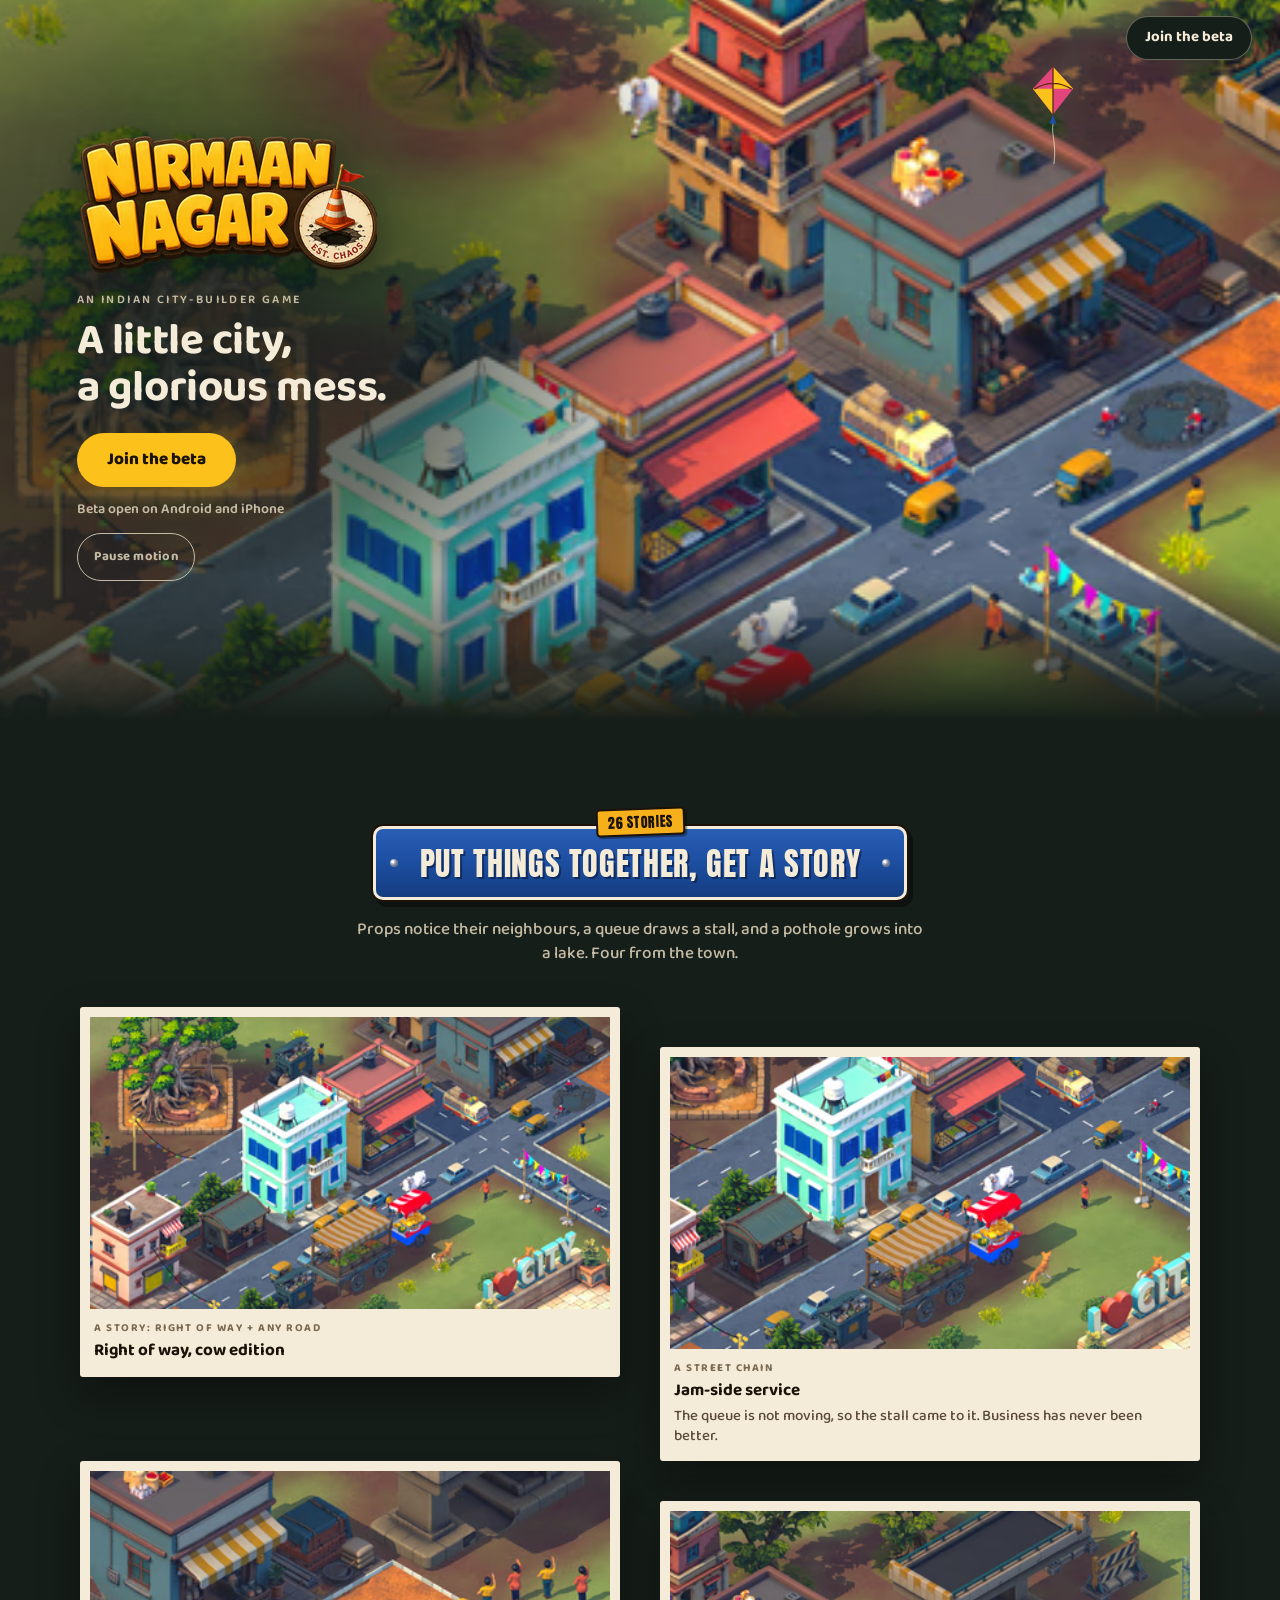
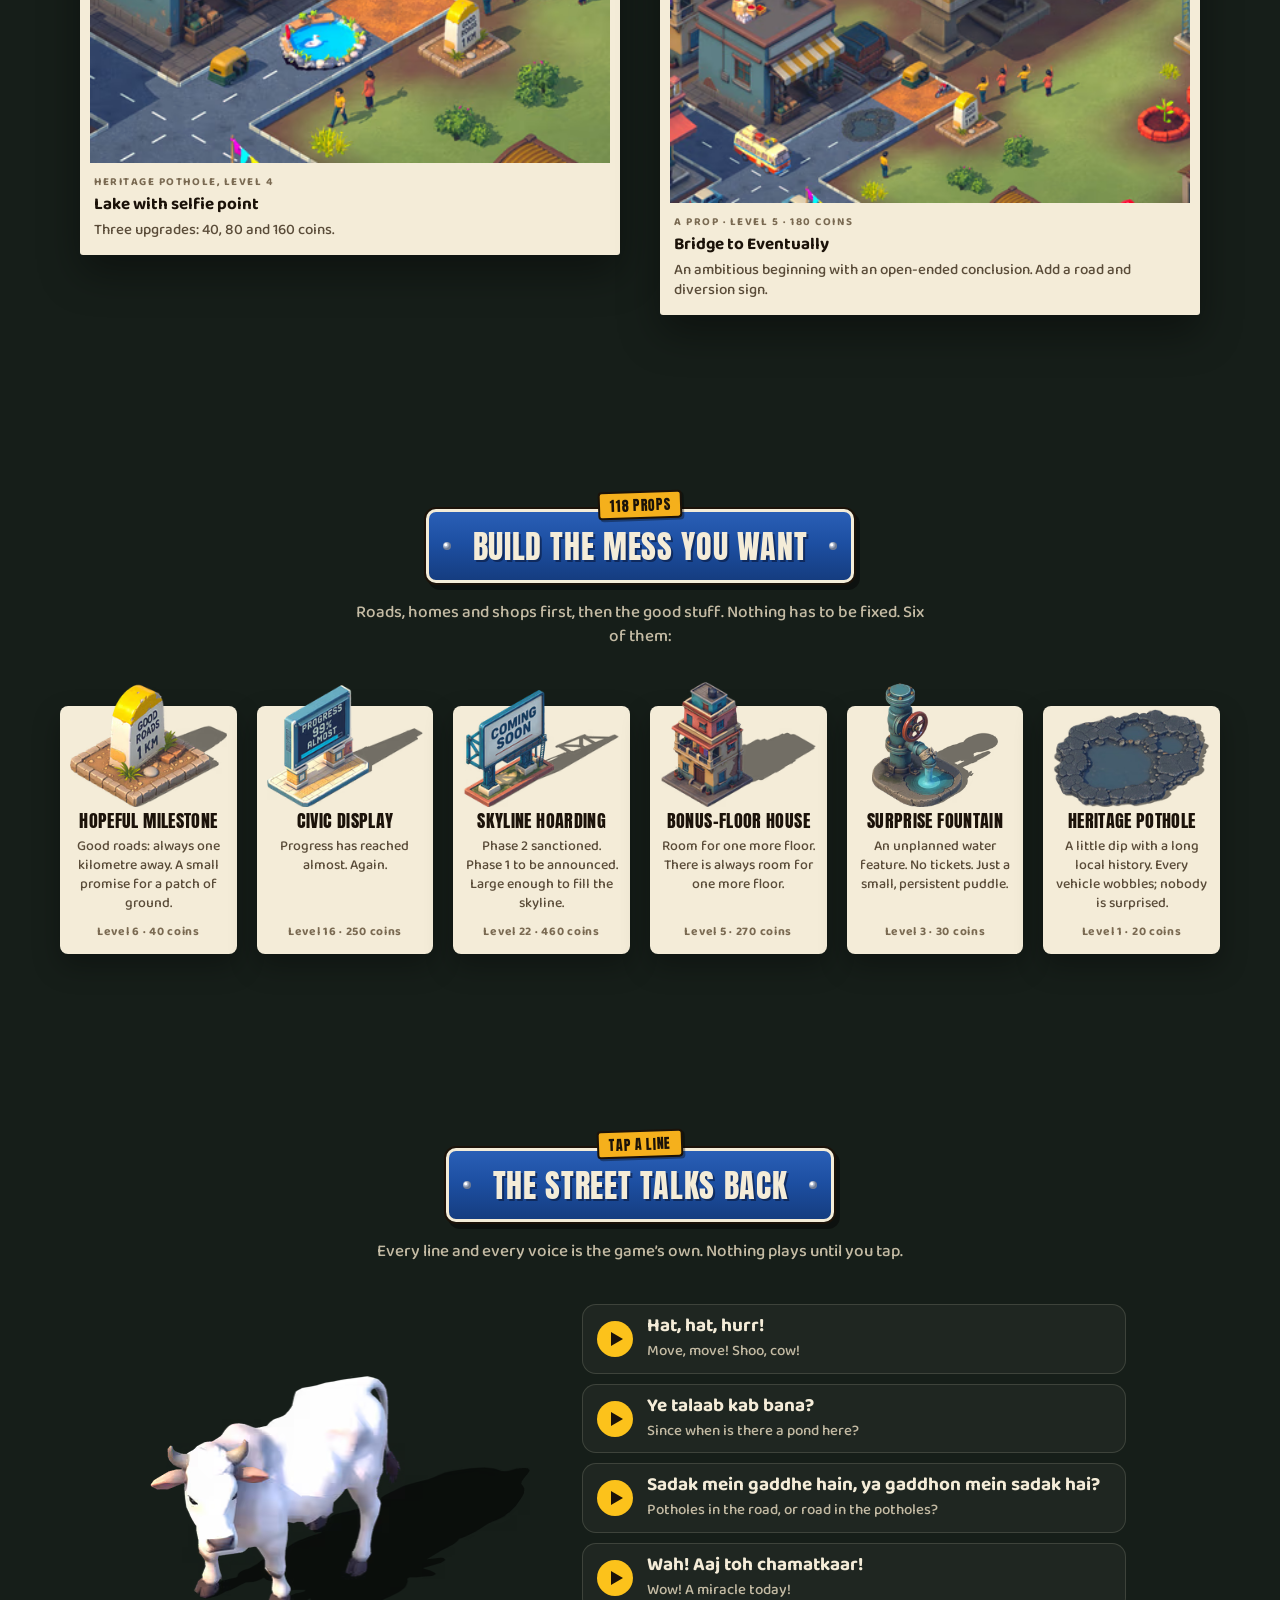
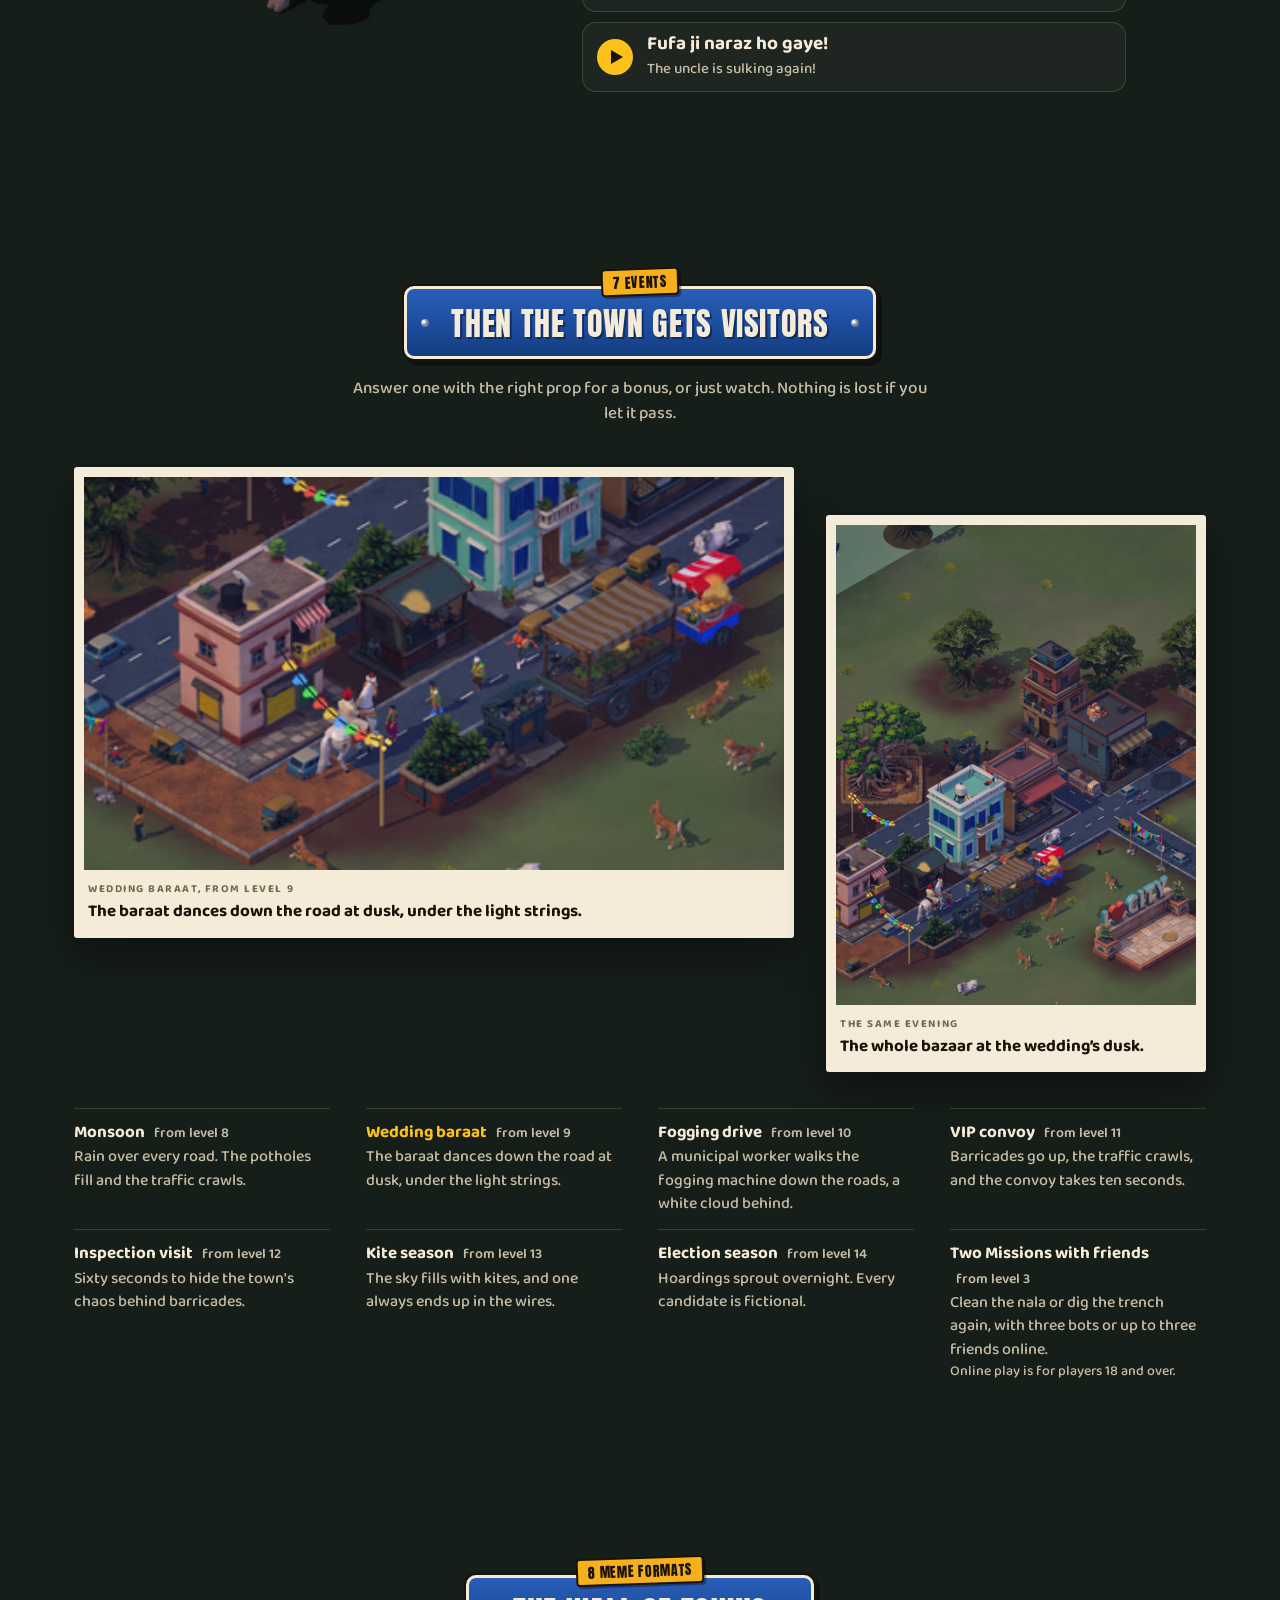
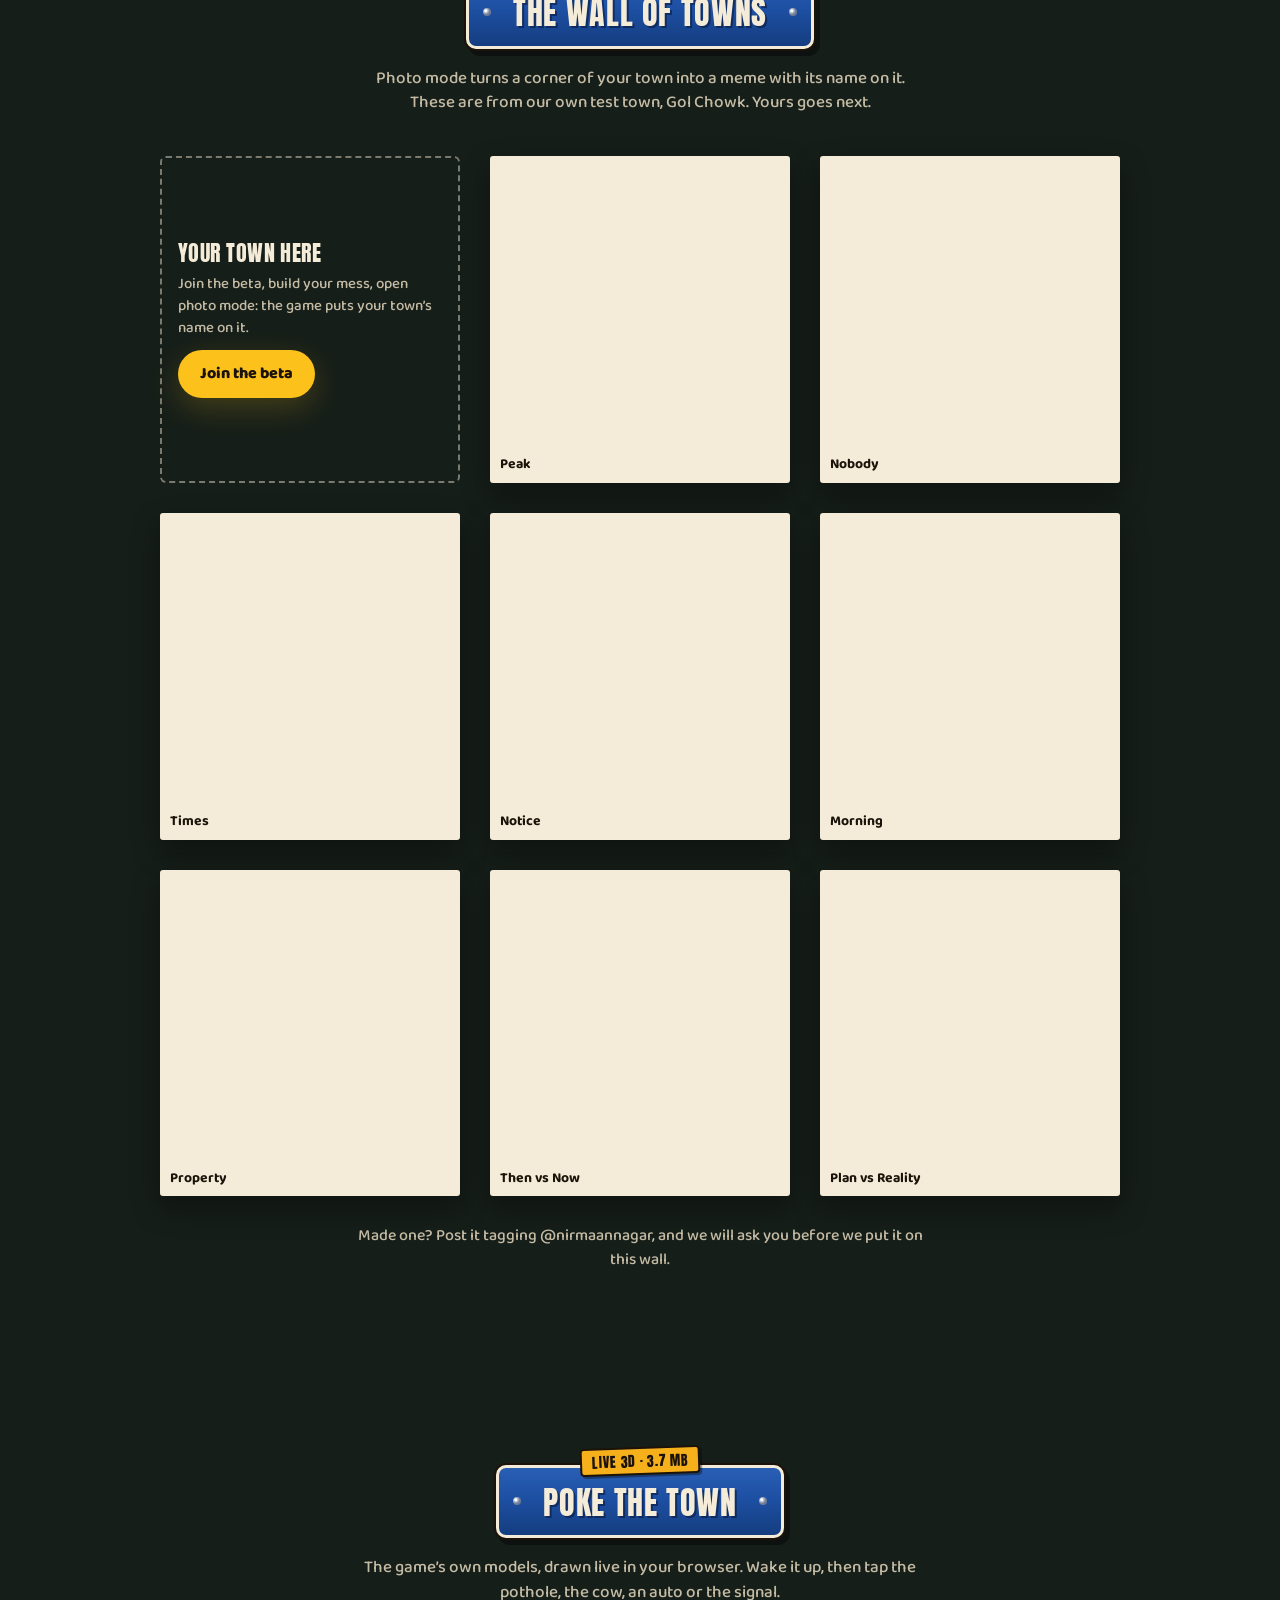
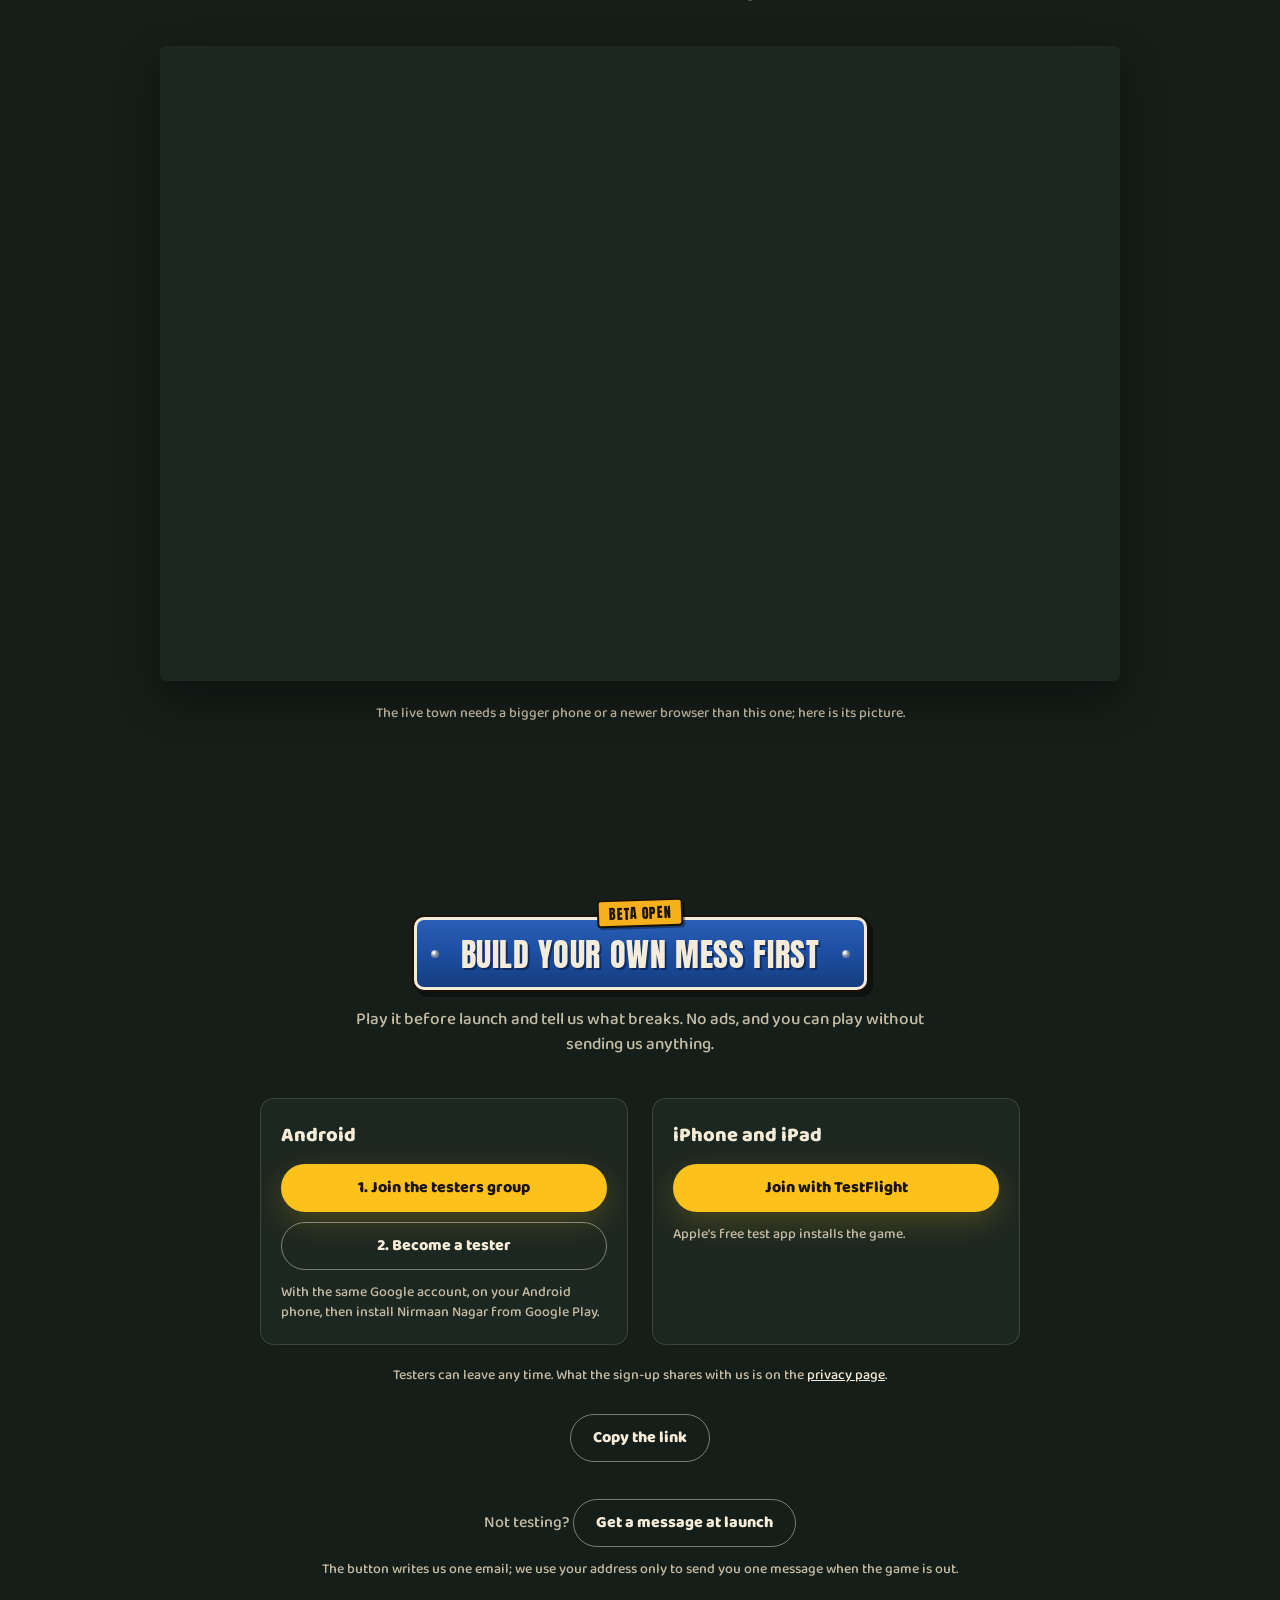
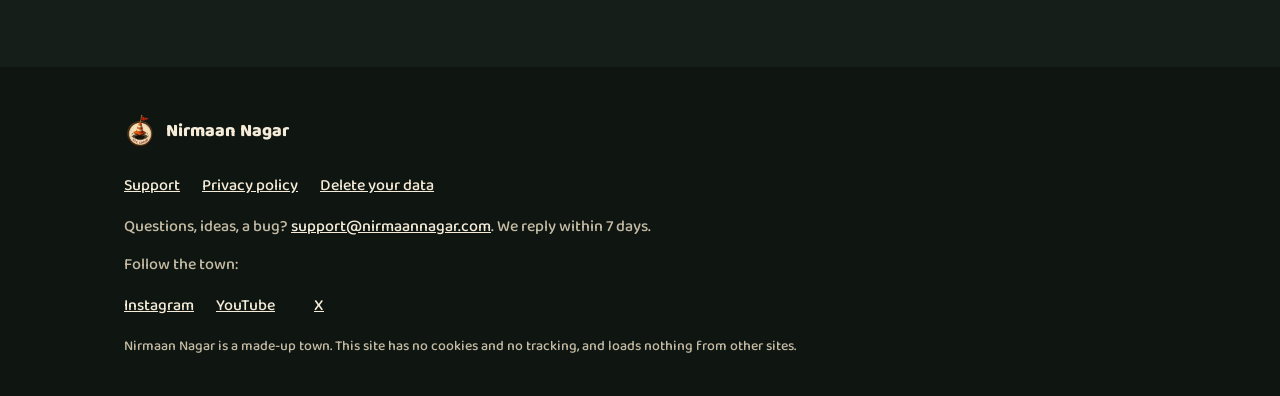
<file: index.html>
<!doctype html>
<html lang="en">
<head>
<meta charset="utf-8">
<meta name="viewport" content="width=device-width, initial-scale=1, viewport-fit=cover">
<meta http-equiv="Content-Security-Policy" content="default-src 'none'; script-src 'self' 'wasm-unsafe-eval'; style-src 'self'; font-src 'self'; img-src 'self' blob:; media-src 'self'; connect-src 'self' blob:; base-uri 'none'; form-action 'none'">
<meta name="referrer" content="no-referrer">
<meta name="color-scheme" content="light dark">
<meta name="theme-color" content="#161e19" media="(prefers-color-scheme: light)">
<meta name="theme-color" content="#161e19" media="(prefers-color-scheme: dark)">
<title>Nirmaan Nagar: an Indian city-builder game</title>
<meta name="description" content="The beta is open: build a town of potholes, confused signals and a cow with the right of way. A cosy Indian city builder for your phone.">
<link rel="canonical" href="https://nirmaannagar.com/">
<meta property="og:type" content="website">
<meta property="og:site_name" content="Nirmaan Nagar">
<meta property="og:locale" content="en_IN">
<meta property="og:url" content="https://nirmaannagar.com/">
<meta property="og:title" content="Nirmaan Nagar: an Indian city-builder game">
<meta property="og:description" content="The beta is open: build a town of potholes, confused signals and a cow with the right of way. A cosy Indian city builder for your phone.">
<meta property="og:image" content="https://nirmaannagar.com/assets/og-2.jpg">
<meta property="og:image:type" content="image/jpeg">
<meta property="og:image:width" content="1200">
<meta property="og:image:height" content="630">
<meta property="og:image:alt" content="Nirmaan Nagar, est. chaos: the yellow logo and “A little city, a glorious mess.” with “Beta open” and “nirmaannagar.com” on plates, beside a busy junction in the game, cows sitting among the shops and autos.">
<meta name="twitter:card" content="summary_large_image">
<meta name="twitter:title" content="Nirmaan Nagar: an Indian city-builder game">
<meta name="twitter:description" content="The beta is open: build a town of potholes, confused signals and a cow with the right of way. A cosy Indian city builder for your phone.">
<meta name="twitter:image" content="https://nirmaannagar.com/assets/og-2.jpg">
<meta name="twitter:image:alt" content="Nirmaan Nagar, est. chaos: the yellow logo and “A little city, a glorious mess.” with “Beta open” and “nirmaannagar.com” on plates, beside a busy junction in the game, cows sitting among the shops and autos.">
<script type="application/ld+json">{"@context": "https://schema.org", "@type": "VideoGame", "name": "Nirmaan Nagar", "alternateName": "Nirman Nagar", "url": "https://nirmaannagar.com/", "description": "The beta is open: build a town of potholes, confused signals and a cow with the right of way. A cosy Indian city builder for your phone.", "image": "https://nirmaannagar.com/assets/og-2.jpg", "genre": ["City builder", "Simulation"], "applicationCategory": "Game", "gamePlatform": ["Android", "iOS"], "operatingSystem": "Android, iOS", "inLanguage": "en", "sameAs": ["https://www.instagram.com/nirmaannagar/", "https://www.youtube.com/@nirmaannagar", "https://x.com/nirmaannagar"]}</script>
<link rel="icon" href="assets/icon-64.png" sizes="64x64" type="image/png">
<link rel="apple-touch-icon" href="assets/apple-touch-icon.png">
<link rel="preload" href="assets/fonts/baloo2-latin.woff2" as="font" type="font/woff2" crossorigin>
<link rel="stylesheet" href="assets/home.css">
<script src="assets/js/home.js" defer></script>
</head>
<body>
<a class="skip" href="#main">Skip to the page</a>
<header class="bar"><a class="bar-join" href="#join">Join the beta</a></header>
<main id="main">
<section class="hero" aria-labelledby="hero-title">
<div class="hero-stage">
<div class="hero-town"><picture><source media="(max-width: 599px)" type="image/avif" srcset="assets/media/hero-tall-432.avif 432w, assets/media/hero-tall-861.avif 861w, assets/media/hero-tall-1290.avif 1290w" sizes="100vw" width="1290" height="1720"><source media="(max-width: 599px)" type="image/webp" srcset="assets/media/hero-tall-432.webp 432w" sizes="100vw" width="432" height="576"><source type="image/avif" srcset="assets/media/hero-wide-1280.avif 1280w, assets/media/hero-wide-1440.avif 1440w, assets/media/hero-wide-1920.avif 1920w, assets/media/hero-wide-2560.avif 2560w, assets/media/hero-wide-2880.avif 2880w, assets/media/hero-wide-3840.avif 3840w" sizes="100vw" width="3840" height="2160"><img src="assets/media/hero-wide-1280.webp" srcset="assets/media/hero-wide-1280.webp 1280w" sizes="100vw" width="1280" height="720" alt="From the game: a bazaar from above, like a model on a table: shops and homes along the road, a banyan on its platform, a cow in the road with the autos queued behind her, a pani puri cart, and the Bridge to Eventually at the far end." loading="eager" decoding="async" fetchpriority="high"></picture><div class="hero-sun" aria-hidden="true"></div></div>
<img class="hero-kite" src="assets/kite.svg" width="48" height="110" alt="">
<div class="hero-head"><h1 class="hero-logo" id="hero-title"><picture><source type="image/avif" srcset="assets/media/logo-236.avif 236w, assets/media/logo-300.avif 300w, assets/media/logo-472.avif 472w, assets/media/logo-600.avif 600w, assets/media/logo-708.avif 708w" sizes="(min-width: 800px) 300px, min(60vw, 236px)" width="708" height="354"><img src="assets/media/logo-708.webp" srcset="assets/media/logo-236.webp 236w, assets/media/logo-300.webp 300w, assets/media/logo-472.webp 472w, assets/media/logo-600.webp 600w, assets/media/logo-708.webp 708w" sizes="(min-width: 800px) 300px, min(60vw, 236px)" width="708" height="354" alt="" loading="eager" decoding="async"></picture><span class="visually-hidden">Nirmaan Nagar: an Indian city-builder game</span></h1></div>
<div class="hero-words">
<p class="kicker">An Indian city-builder game</p>
<p class="tagline">A little city,<br> a glorious mess.</p>
<p class="cta"><a class="btn btn-sun btn-l" href="#join">Join the beta</a></p>
<p class="beta-note">Beta open on Android and iPhone</p>
<div class="still"><input class="still-box" id="still" type="checkbox"><label class="still-btn" for="still"><span class="on-play">Pause motion</span><span class="on-pause">Play motion</span></label></div>
</div>
</div>
</section>
<section class="sec sec-stories" id="stories" aria-labelledby="stories-title">
<header class="sec-head"><p class="plate">26 stories</p><h2 class="sign" id="stories-title">Put things together, get a story</h2><p class="sec-line">Props notice their neighbours, a queue draws a stall, and a pothole grows into a lake. Four from the town.</p></header>
<ul class="photos"><li class="photo" data-kind="story"><figure><picture><source type="image/avif" srcset="assets/media/story-cow-400.avif 400w, assets/media/story-cow-544.avif 544w, assets/media/story-cow-784.avif 784w, assets/media/story-cow-1184.avif 1184w" sizes="(min-width: 1200px) 540px, (min-width: 800px) calc(50vw - 64px), calc(100vw - 40px)" width="1184" height="666"><img src="assets/media/story-cow-784.webp" srcset="assets/media/story-cow-400.webp 400w, assets/media/story-cow-544.webp 544w, assets/media/story-cow-784.webp 784w" sizes="(min-width: 1200px) 540px, (min-width: 800px) calc(50vw - 64px), calc(100vw - 40px)" width="784" height="441" alt="From the game: a white cow sits in the middle of the bazaar&#x27;s road, the cars and autos queued behind her, a banyan on its platform behind the shops." loading="lazy" decoding="async"></picture><figcaption><p class="photo-kind">A story: <span>Right of Way</span> + <span>any road</span></p><p class="photo-title">Right of way, cow edition</p></figcaption></figure></li><li class="photo" data-kind="chain" data-chain="trade"><figure><picture><source type="image/avif" srcset="assets/media/story-trade-400.avif 400w, assets/media/story-trade-544.avif 544w, assets/media/story-trade-784.avif 784w, assets/media/story-trade-1184.avif 1184w" sizes="(min-width: 1200px) 540px, (min-width: 800px) calc(50vw - 64px), calc(100vw - 40px)" width="1184" height="666"><img src="assets/media/story-trade-784.webp" srcset="assets/media/story-trade-400.webp 400w, assets/media/story-trade-544.webp 544w, assets/media/story-trade-784.webp 784w" sizes="(min-width: 1200px) 540px, (min-width: 800px) calc(50vw - 64px), calc(100vw - 40px)" width="784" height="441" alt="From the game, close: a pani puri cart at the kerb serving the queue of cars and autos a cow is holding up in the bazaar." loading="lazy" decoding="async"></picture><figcaption><p class="photo-kind">A street chain</p><p class="photo-title">Jam-side service</p><p class="photo-line">The queue is not moving, so the stall came to it. Business has never been better.</p></figcaption></figure></li><li class="photo" data-kind="level" data-level="4" data-prices="40 80 160"><figure><picture><source type="image/avif" srcset="assets/media/story-lake-400.avif 400w, assets/media/story-lake-544.avif 544w, assets/media/story-lake-784.avif 784w, assets/media/story-lake-1184.avif 1184w" sizes="(min-width: 1200px) 540px, (min-width: 800px) calc(50vw - 64px), calc(100vw - 40px)" width="1184" height="666"><img src="assets/media/story-lake-784.webp" srcset="assets/media/story-lake-400.webp 400w, assets/media/story-lake-544.webp 544w, assets/media/story-lake-784.webp 784w" sizes="(min-width: 1200px) 540px, (min-width: 800px) calc(50vw - 64px), calc(100vw - 40px)" width="784" height="441" alt="From the game: the Heritage Pothole grown into a lake with a swan and a selfie point at a street corner, a milestone beside it promising good roads in one kilometre." loading="lazy" decoding="async"></picture><figcaption><p class="photo-kind">Heritage Pothole, level 4</p><p class="photo-title">Lake with selfie point</p><p class="photo-line">Three upgrades: 40, 80 and 160 coins.</p></figcaption></figure></li><li class="photo" data-kind="prop" data-prop="unfinished_bridge"><figure><picture><source type="image/avif" srcset="assets/media/story-bridge-400.avif 400w, assets/media/story-bridge-544.avif 544w, assets/media/story-bridge-784.avif 784w, assets/media/story-bridge-1184.avif 1184w" sizes="(min-width: 1200px) 540px, (min-width: 800px) calc(50vw - 64px), calc(100vw - 40px)" width="1184" height="666"><img src="assets/media/story-bridge-784.webp" srcset="assets/media/story-bridge-400.webp 400w, assets/media/story-bridge-544.webp 544w, assets/media/story-bridge-784.webp 784w" sizes="(min-width: 1200px) 540px, (min-width: 800px) calc(50vw - 64px), calc(100vw - 40px)" width="784" height="441" alt="From the game: the Bridge to Eventually, an unfinished flyover at the end of the bazaar with a barricade at its foot, four residents waving at it." loading="lazy" decoding="async"></picture><figcaption><p class="photo-kind">A prop · Level 5 · 180 coins</p><p class="photo-title">Bridge to Eventually</p><p class="photo-line">An ambitious beginning with an open-ended conclusion. Add a road and diversion sign.</p></figcaption></figure></li></ul>
</section>
<section class="sec sec-props" id="props" aria-labelledby="props-title">
<header class="sec-head"><p class="plate">118 props</p><h2 class="sign" id="props-title">Build the mess you want</h2><p class="sec-line">Roads, homes and shops first, then the good stuff. Nothing has to be fixed. Six of them:</p></header>
<ul class="boards"><li class="board" data-prop="milestone_marker"><div class="board-cut"><picture><source type="image/avif" srcset="assets/media/prop-milestone_marker-190.avif 190w, assets/media/prop-milestone_marker-380.avif 380w, assets/media/prop-milestone_marker-510.avif 510w" sizes="(min-width: 800px) 190px, calc(50vw - 46px)" width="510" height="408"><img src="assets/media/prop-milestone_marker-510.webp" srcset="assets/media/prop-milestone_marker-190.webp 190w, assets/media/prop-milestone_marker-380.webp 380w, assets/media/prop-milestone_marker-510.webp 510w" sizes="(min-width: 800px) 190px, calc(50vw - 46px)" width="510" height="408" alt="" loading="lazy" decoding="async"></picture></div><h3 class="board-name">Hopeful Milestone</h3><p class="board-line">Good roads: always one kilometre away. A small promise for a patch of ground.</p><p class="board-meta">Level 6 · 40 coins</p></li><li class="board" data-prop="led_screen_civic"><div class="board-cut"><picture><source type="image/avif" srcset="assets/media/prop-led_screen_civic-190.avif 190w, assets/media/prop-led_screen_civic-380.avif 380w, assets/media/prop-led_screen_civic-510.avif 510w" sizes="(min-width: 800px) 190px, calc(50vw - 46px)" width="510" height="408"><img src="assets/media/prop-led_screen_civic-510.webp" srcset="assets/media/prop-led_screen_civic-190.webp 190w, assets/media/prop-led_screen_civic-380.webp 380w, assets/media/prop-led_screen_civic-510.webp 510w" sizes="(min-width: 800px) 190px, calc(50vw - 46px)" width="510" height="408" alt="" loading="lazy" decoding="async"></picture></div><h3 class="board-name">Civic Display</h3><p class="board-line">Progress has reached almost. Again.</p><p class="board-meta">Level 16 · 250 coins</p></li><li class="board" data-prop="hoarding_giant"><div class="board-cut"><picture><source type="image/avif" srcset="assets/media/prop-hoarding_giant-192.avif 192w, assets/media/prop-hoarding_giant-380.avif 380w, assets/media/prop-hoarding_giant-512.avif 512w" sizes="(min-width: 800px) 190px, calc(50vw - 46px)" width="512" height="384"><img src="assets/media/prop-hoarding_giant-512.webp" srcset="assets/media/prop-hoarding_giant-192.webp 192w, assets/media/prop-hoarding_giant-380.webp 380w, assets/media/prop-hoarding_giant-512.webp 512w" sizes="(min-width: 800px) 190px, calc(50vw - 46px)" width="512" height="384" alt="" loading="lazy" decoding="async"></picture></div><h3 class="board-name">Skyline Hoarding</h3><p class="board-line">Phase 2 sanctioned. Phase 1 to be announced. Large enough to fill the skyline.</p><p class="board-meta">Level 22 · 460 coins</p></li><li class="board" data-prop="house_illegal_floors"><div class="board-cut"><picture><source type="image/avif" srcset="assets/media/prop-house_illegal_floors-190.avif 190w, assets/media/prop-house_illegal_floors-380.avif 380w, assets/media/prop-house_illegal_floors-510.avif 510w" sizes="(min-width: 800px) 190px, calc(50vw - 46px)" width="510" height="408"><img src="assets/media/prop-house_illegal_floors-510.webp" srcset="assets/media/prop-house_illegal_floors-190.webp 190w, assets/media/prop-house_illegal_floors-380.webp 380w, assets/media/prop-house_illegal_floors-510.webp 510w" sizes="(min-width: 800px) 190px, calc(50vw - 46px)" width="510" height="408" alt="" loading="lazy" decoding="async"></picture></div><h3 class="board-name">Bonus-Floor House</h3><p class="board-line">Room for one more floor. There is always room for one more floor.</p><p class="board-meta">Level 5 · 270 coins</p></li><li class="board" data-prop="leaking_pipe"><div class="board-cut"><picture><source type="image/avif" srcset="assets/media/prop-leaking_pipe-190.avif 190w, assets/media/prop-leaking_pipe-380.avif 380w, assets/media/prop-leaking_pipe-510.avif 510w" sizes="(min-width: 800px) 190px, calc(50vw - 46px)" width="510" height="510"><img src="assets/media/prop-leaking_pipe-510.webp" srcset="assets/media/prop-leaking_pipe-190.webp 190w, assets/media/prop-leaking_pipe-380.webp 380w, assets/media/prop-leaking_pipe-510.webp 510w" sizes="(min-width: 800px) 190px, calc(50vw - 46px)" width="510" height="510" alt="" loading="lazy" decoding="async"></picture></div><h3 class="board-name">Surprise Fountain</h3><p class="board-line">An unplanned water feature. No tickets. Just a small, persistent puddle.</p><p class="board-meta">Level 3 · 30 coins</p></li><li class="board" data-prop="pothole_patch"><div class="board-cut"><picture><source type="image/avif" srcset="assets/media/prop-pothole_patch-192.avif 192w, assets/media/prop-pothole_patch-384.avif 384w, assets/media/prop-pothole_patch-512.avif 512w" sizes="(min-width: 800px) 190px, calc(50vw - 46px)" width="512" height="320"><img src="assets/media/prop-pothole_patch-512.webp" srcset="assets/media/prop-pothole_patch-192.webp 192w, assets/media/prop-pothole_patch-384.webp 384w, assets/media/prop-pothole_patch-512.webp 512w" sizes="(min-width: 800px) 190px, calc(50vw - 46px)" width="512" height="320" alt="" loading="lazy" decoding="async"></picture></div><h3 class="board-name">Heritage Pothole</h3><p class="board-line">A little dip with a long local history. Every vehicle wobbles; nobody is surprised.</p><p class="board-meta">Level 1 · 20 coins</p></li></ul>
</section>
<section class="sec sec-voices" id="voices" aria-labelledby="voices-title">
<header class="sec-head"><p class="plate"><span class="when-js">Tap a line</span><span class="no-js">The street</span></p><h2 class="sign" id="voices-title">The street talks back</h2><p class="sec-line">Every line and every voice is the game&#8217;s own.<span class="when-js"> Nothing plays until you tap.</span></p></header>
<div class="voices"><div class="voices-cow"><picture><source type="image/avif" srcset="assets/media/voices-cow-261.avif 261w, assets/media/voices-cow-381.avif 381w, assets/media/voices-cow-522.avif 522w, assets/media/voices-cow-780.avif 780w" sizes="(min-width: 800px) 380px, min(66vw, 260px)" width="780" height="520"><img class="voices-cow-img" src="assets/media/voices-cow-780.webp" srcset="assets/media/voices-cow-261.webp 261w, assets/media/voices-cow-381.webp 381w, assets/media/voices-cow-522.webp 522w, assets/media/voices-cow-780.webp 780w" sizes="(min-width: 800px) 380px, min(66vw, 260px)" width="780" height="520" alt="" loading="lazy" decoding="async"></picture></div>
<ul class="bubbles"><li class="bubble" data-voice="assets/voices/traffic.cow.mp4"><span class="say">Hat, hat, hurr!</span><span class="means">Move, move! Shoo, cow!</span></li><li class="bubble" data-voice="assets/voices/traffic.water.mp4"><span class="say">Ye talaab kab bana?</span><span class="means">Since when is there a pond here?</span></li><li class="bubble" data-voice="assets/voices/protest.chant_2.mp4"><span class="say">Sadak mein gaddhe hain, ya gaddhon mein sadak hai?</span><span class="means">Potholes in the road, or road in the potholes?</span></li><li class="bubble" data-voice="assets/voices/traffic.clear.mp4"><span class="say">Wah! Aaj toh chamatkaar!</span><span class="means">Wow! A miracle today!</span></li><li class="bubble" data-voice="assets/voices/street.shamiana.mp4"><span class="say">Fufa ji naraz ho gaye!</span><span class="means">The uncle is sulking again!</span></li></ul></div>
</section>
<section class="sec sec-events" id="events" aria-labelledby="events-title">
<header class="sec-head"><p class="plate">7 events</p><h2 class="sign" id="events-title">Then the town gets visitors</h2><p class="sec-line">Answer one with the right prop for a bonus, or just watch. Nothing is lost if you let it pass.</p></header>
<div class="events">
<figure class="photo event-wide"><picture><source type="image/avif" srcset="assets/media/event-baraat-400.avif 400w, assets/media/event-baraat-784.avif 784w, assets/media/event-baraat-1184.avif 1184w, assets/media/event-baraat-1440.avif 1440w" sizes="(min-width: 1200px) 720px, (min-width: 800px) 60vw, calc(100vw - 40px)" width="1440" height="810"><img src="assets/media/event-baraat-1184.webp" srcset="assets/media/event-baraat-400.webp 400w, assets/media/event-baraat-784.webp 784w, assets/media/event-baraat-1184.webp 1184w" sizes="(min-width: 1200px) 720px, (min-width: 800px) 60vw, calc(100vw - 40px)" width="1184" height="666" alt="From the game: the wedding baraat at dusk, the groom in his red turban on a white mare under a string of coloured bulbs, the dancers ahead of him in the road." loading="lazy" decoding="async"></picture><figcaption><p class="photo-kind">Wedding baraat, from level 9</p><p class="photo-title">The baraat dances down the road at dusk, under the light strings.</p></figcaption></figure>
<figure class="photo event-tall"><picture><source type="image/avif" srcset="assets/media/event-dusk-300.avif 300w, assets/media/event-dusk-381.avif 381w, assets/media/event-dusk-600.avif 600w, assets/media/event-dusk-762.avif 762w, assets/media/event-dusk-900.avif 900w" sizes="(min-width: 800px) 380px, min(75vw, 300px)" width="900" height="1200"><img src="assets/media/event-dusk-600.webp" srcset="assets/media/event-dusk-300.webp 300w, assets/media/event-dusk-381.webp 381w, assets/media/event-dusk-600.webp 600w" sizes="(min-width: 800px) 380px, min(75vw, 300px)" width="600" height="800" alt="From the game: the whole bazaar from above at the wedding&#x27;s dusk, the light strings lit by the banyan and along the road, the groom on his mare among the shops, the trees dark around it." loading="lazy" decoding="async"></picture><figcaption><p class="photo-kind">The same evening</p><p class="photo-title">The whole bazaar at the wedding&#8217;s dusk.</p></figcaption></figure>
<ol class="programme"><li class="prog"><p class="prog-name">Monsoon <span>from level 8</span></p><p>Rain over every road. The potholes fill and the traffic crawls.</p></li><li class="prog prog-on"><p class="prog-name">Wedding baraat <span>from level 9</span></p><p>The baraat dances down the road at dusk, under the light strings.</p></li><li class="prog"><p class="prog-name">Fogging drive <span>from level 10</span></p><p>A municipal worker walks the fogging machine down the roads, a white cloud behind.</p></li><li class="prog"><p class="prog-name">VIP convoy <span>from level 11</span></p><p>Barricades go up, the traffic crawls, and the convoy takes ten seconds.</p></li><li class="prog"><p class="prog-name">Inspection visit <span>from level 12</span></p><p>Sixty seconds to hide the town&#x27;s chaos behind barricades.</p></li><li class="prog"><p class="prog-name">Kite season <span>from level 13</span></p><p>The sky fills with kites, and one always ends up in the wires.</p></li><li class="prog"><p class="prog-name">Election season <span>from level 14</span></p><p>Hoardings sprout overnight. Every candidate is fictional.</p></li><li class="prog prog-mission"><p class="prog-name">Two Missions with friends <span>from level 3</span></p><p>Clean the nala or dig the trench again, with three bots or up to three friends online.</p><p class="small">Online play is for players 18 and over.</p></li></ol>
</div>
</section>
<section class="sec sec-wall" id="wall" aria-labelledby="wall-title">
<header class="sec-head"><p class="plate">8 meme formats</p><h2 class="sign" id="wall-title">The wall of towns</h2><p class="sec-line">Photo mode turns a corner of your town into a meme with its name on it. These are from our own test town, Gol Chowk. Yours goes next.</p></header>
<ul class="wall"><li class="wall-slot"><div class="slot"><p class="slot-title">Your town here</p><p>Join the beta, build your mess, open photo mode: the game puts your town&#8217;s name on it.</p><a class="btn btn-sun" href="#join">Join the beta</a></div></li><li class="print ours"><figure><img src="assets/memes/peak-720.webp" width="720" height="720" alt="Meme in big white letters: “Peak Gol Chowk moment. A pothole so deep it has its own pin code”, over the town, an auto-rickshaw dipping into a crater in the road." loading="lazy" decoding="async"><figcaption><span class="print-name">Peak</span></figcaption></figure></li><li class="print ours"><figure><img src="assets/memes/nobody-720.webp" width="720" height="720" alt="Meme: “Nobody: Absolutely nobody: Gol Chowk&#x27;s cows:” above the town&#x27;s junction, where two white cows sit in the road among the shops." loading="lazy" decoding="async"><figcaption><span class="print-name">Nobody</span></figcaption></figure></li><li class="print ours"><figure><img src="assets/memes/times-720.webp" width="720" height="720" alt="Meme styled as a newspaper, The Gol Chowk Times, with the headline “Signal Changes Its Mind, Twice” over a photo of the junction: “Residents were unavailable for comment, being busy with the situation. A committee has been formed to study the committee.”" loading="lazy" decoding="async"><figcaption><span class="print-name">Times</span></figcaption></figure></li><li class="print ours"><figure><img src="assets/memes/notice-720.webp" width="720" height="720" alt="Meme styled as an official notice from the Office of the Gol Chowk Nagar Nigam, Department of Roads, Drains and Further Notice: “Subject: Regarding the road that was dug again”, a photo of the road works stamped “Approved (subject to conditions)” and “No objection (for now)”, from the Executive Engineer (on leave)." loading="lazy" decoding="async"><figcaption><span class="print-name">Notice</span></figcaption></figure></li><li class="print ours"><figure><img src="assets/memes/good_morning-720.webp" width="720" height="720" alt="Meme styled as a good-morning card with marigolds and flowers: a photo of the town and “Aaj ka vichaar: kal bhi yahi hoga” (thought for the day: tomorrow will be the same), from the Gol Chowk parivaar." loading="lazy" decoding="async"><figcaption><span class="print-name">Morning</span></figcaption></figure></li><li class="print ours"><figure><img src="assets/memes/property-720.webp" width="720" height="720" alt="Meme styled as a property advert, a new launch: “Nala Paar Heights. Luxury 2 &amp; 3 BHK, almost ready”, a photo of the nala stamped “River-facing!”, then “River-facing*, Bridge access*, Cow-friendly lanes*” and the small print: nala-facing, bridge to eventually, cows only. Booking open, site office behind the pothole." loading="lazy" decoding="async"><figcaption><span class="print-name">Property</span></figcaption></figure></li><li class="print ours"><figure><img src="assets/memes/then_now-720.webp" width="720" height="720" alt="Meme: “Gol Chowk: then vs now. From quiet street to full chaos.” The same corner on day one, an empty road, and now, with a shamiana, a loudspeaker cart, a crater and autos." loading="lazy" decoding="async"><figcaption><span class="print-name">Then vs Now</span></figcaption></figure></li><li class="print ours"><figure><img src="assets/memes/plan_reality-720.webp" width="720" height="720" alt="Meme: “Gol Chowk: plan vs reality. Expectation: master plan. Reality: master chaos.” A blue sanctioned layout above a photo of the town as it is." loading="lazy" decoding="async"><figcaption><span class="print-name">Plan vs Reality</span></figcaption></figure></li></ul>
<p class="wall-note">Made one? Post it tagging @nirmaannagar, and we will ask you before we put it on this wall.</p>
</section>
<section class="sec sec-town" id="town" aria-labelledby="town-title">
<header class="sec-head"><p class="plate">Live 3D · 3.7 MB</p><h2 class="sign" id="town-title">Poke the town</h2><p class="sec-line">The game&#8217;s own models, drawn live in your browser. Wake it up, then tap the pothole, the cow, an auto or the signal.</p></header>
<div class="poke-stage" id="poke-stage"><figure class="stage-still"><img src="assets/town/still-960.webp" srcset="assets/town/still-960.webp 960w, assets/town/still-1280.webp 1280w, assets/town/still-1920.webp 1920w" sizes="(min-width: 1100px) 960px, (min-width: 600px) calc(100vw - 40px), calc(151vw - 60px)" width="960" height="635" alt="A corner of Nirmaan Nagar drawn live from the game&#x27;s models: shops, homes and a tea stall round a junction, a pothole in the road, cows resting by the traffic, autos and cars coming through." loading="lazy" decoding="async"></figure></div>
<p class="poke-go-line"><button class="btn btn-sun poke-go" type="button" hidden>Wake up the town</button><span class="poke-note small"><span class="when-js">About 3.7 MB, only when you ask. No sound until you tap.</span><span class="no-js">The live town needs JavaScript; here is its picture.</span></span></p>
</section>
<section class="sec sec-join" id="join" aria-labelledby="join-title">
<header class="sec-head"><p class="plate">Beta open</p><h2 class="sign" id="join-title">Build your own mess first</h2><p class="sec-line">Play it before launch and tell us what breaks. No ads, and you can play without sending us anything.</p></header>
<ul class="join-cards"><li class="join-card"><h3 class="join-for">Android</h3><ol class="join-steps"><li><a class="btn btn-sun" href="https://groups.google.com/g/nirmaan-nagar-beta" rel="noopener">1. Join the testers group</a></li><li><a class="btn btn-line" href="https://play.google.com/apps/testing/com.nirmaannagar.game" rel="noopener">2. Become a tester</a></li></ol><p class="small">With the same Google account, on your Android phone, then install Nirmaan Nagar from Google Play.</p></li><li class="join-card"><h3 class="join-for">iPhone and iPad</h3><ol class="join-steps"><li><a class="btn btn-sun" href="https://testflight.apple.com/join/UcZEMs74" rel="noopener">Join with TestFlight</a></li></ol><p class="small">Apple&#8217;s free test app installs the game.</p></li></ul>
<p class="small join-small">Testers can leave any time. What the sign-up shares with us is on the <a href="privacy/#if-you-join-a-test">privacy page</a>.</p>
<div class="join-more">
<p class="share-line" hidden><button class="btn btn-line share-page" type="button">Send it to a friend</button><span class="share-said" aria-live="polite"></span></p>
<p>Not testing? <a class="btn btn-line" href="mailto:support@nirmaannagar.com?subject=Tell%20me%20when%20Nirmaan%20Nagar%20launches&amp;body=Please%20send%20me%20one%20message%20when%20Nirmaan%20Nagar%20launches.">Get a message at launch</a></p>
<p class="small">The button writes us one email; we use your address only to send you one message when the game is out.</p>
</div>
</section>
</main>
<footer class="foot">
<div class="foot-in">
<a class="foot-brand" href="./"><img src="assets/badge.webp" width="96" height="96" alt=""><span>Nirmaan Nagar</span></a>
<nav class="foot-links" aria-label="More"><a href="support/">Support</a><a href="privacy/">Privacy policy</a><a href="delete/">Delete your data</a></nav>
<p>Questions, ideas, a bug? <a href="mailto:support@nirmaannagar.com">support@nirmaannagar.com</a>. We reply within 7 days.</p>
<p class="follow-label">Follow the town:</p>
<p class="follow"><a href="https://www.instagram.com/nirmaannagar/" rel="me noopener">Instagram</a><a href="https://www.youtube.com/@nirmaannagar" rel="me noopener">YouTube</a><a href="https://x.com/nirmaannagar" rel="me noopener">X</a></p>
<p class="small">Nirmaan Nagar is a made-up town. This site has no cookies and no tracking, and loads nothing from other sites.</p>
</div>
</footer>
</body>
</html>
</file>
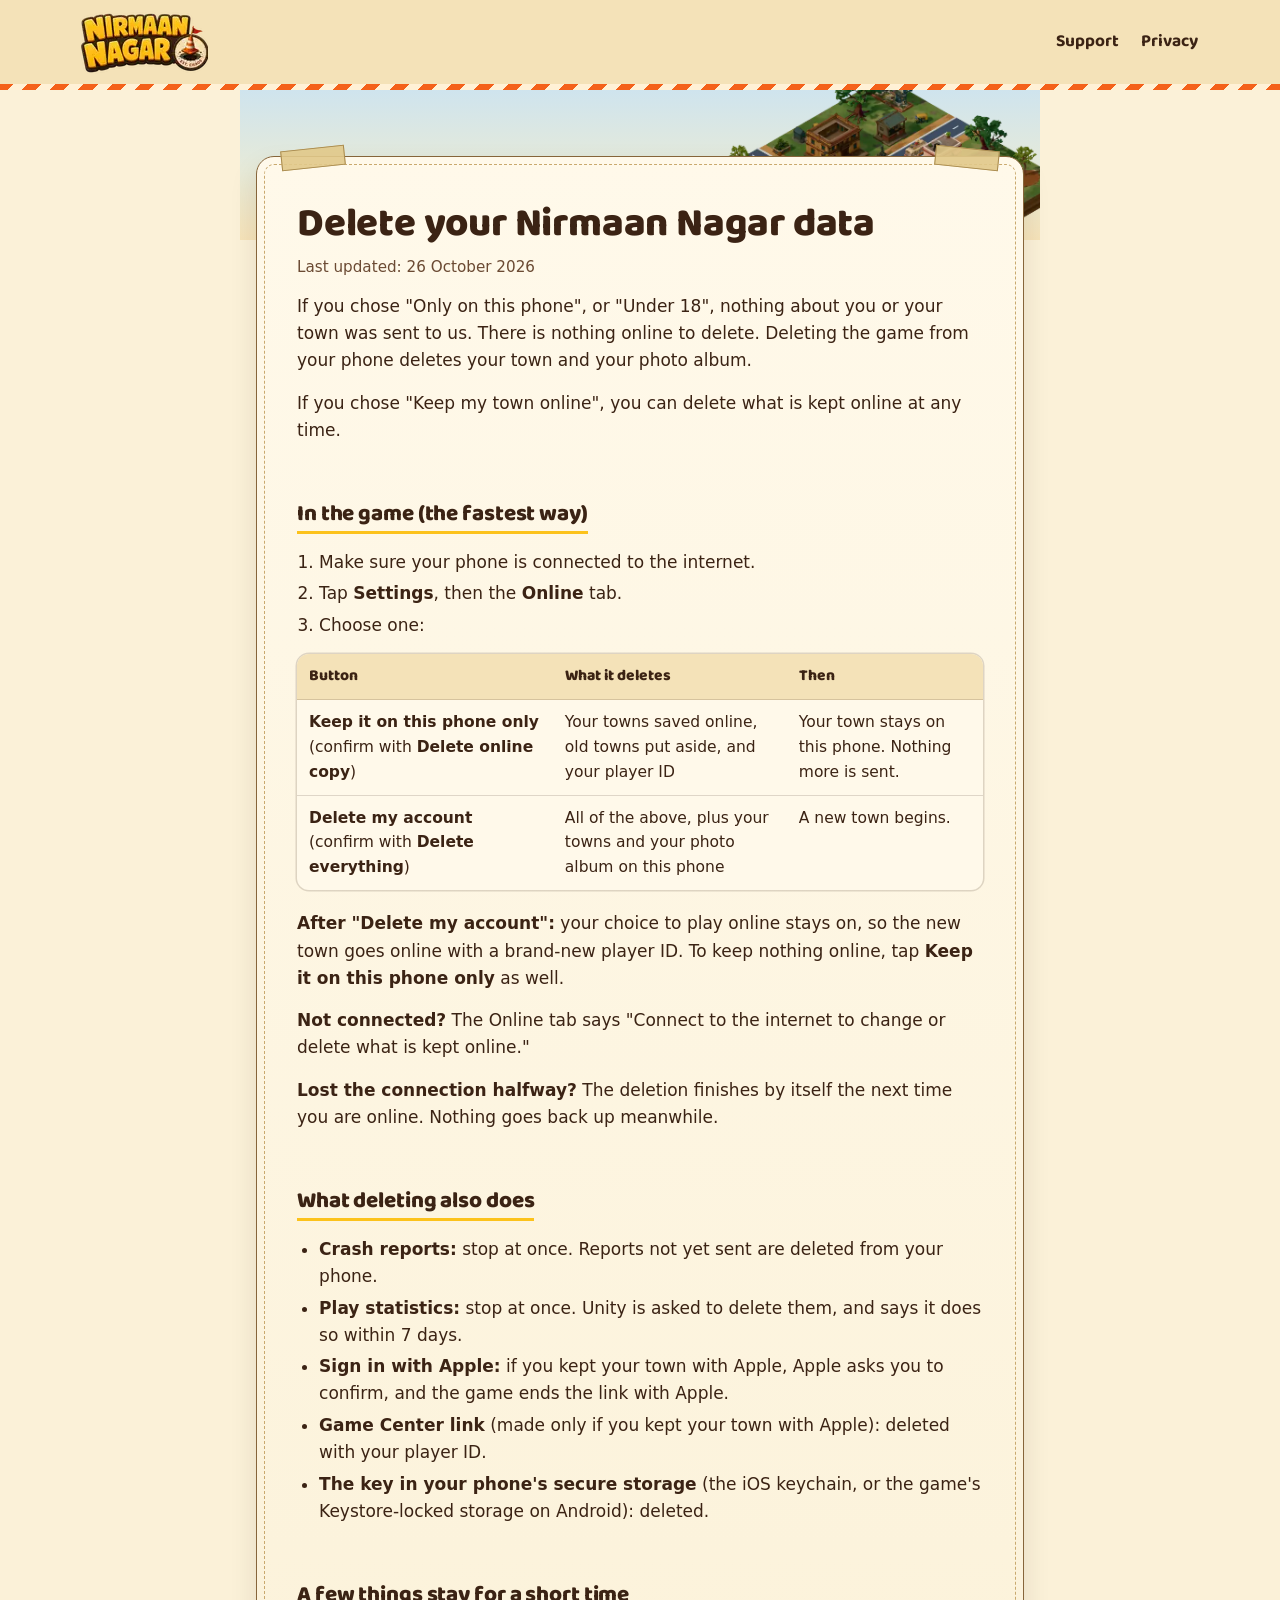
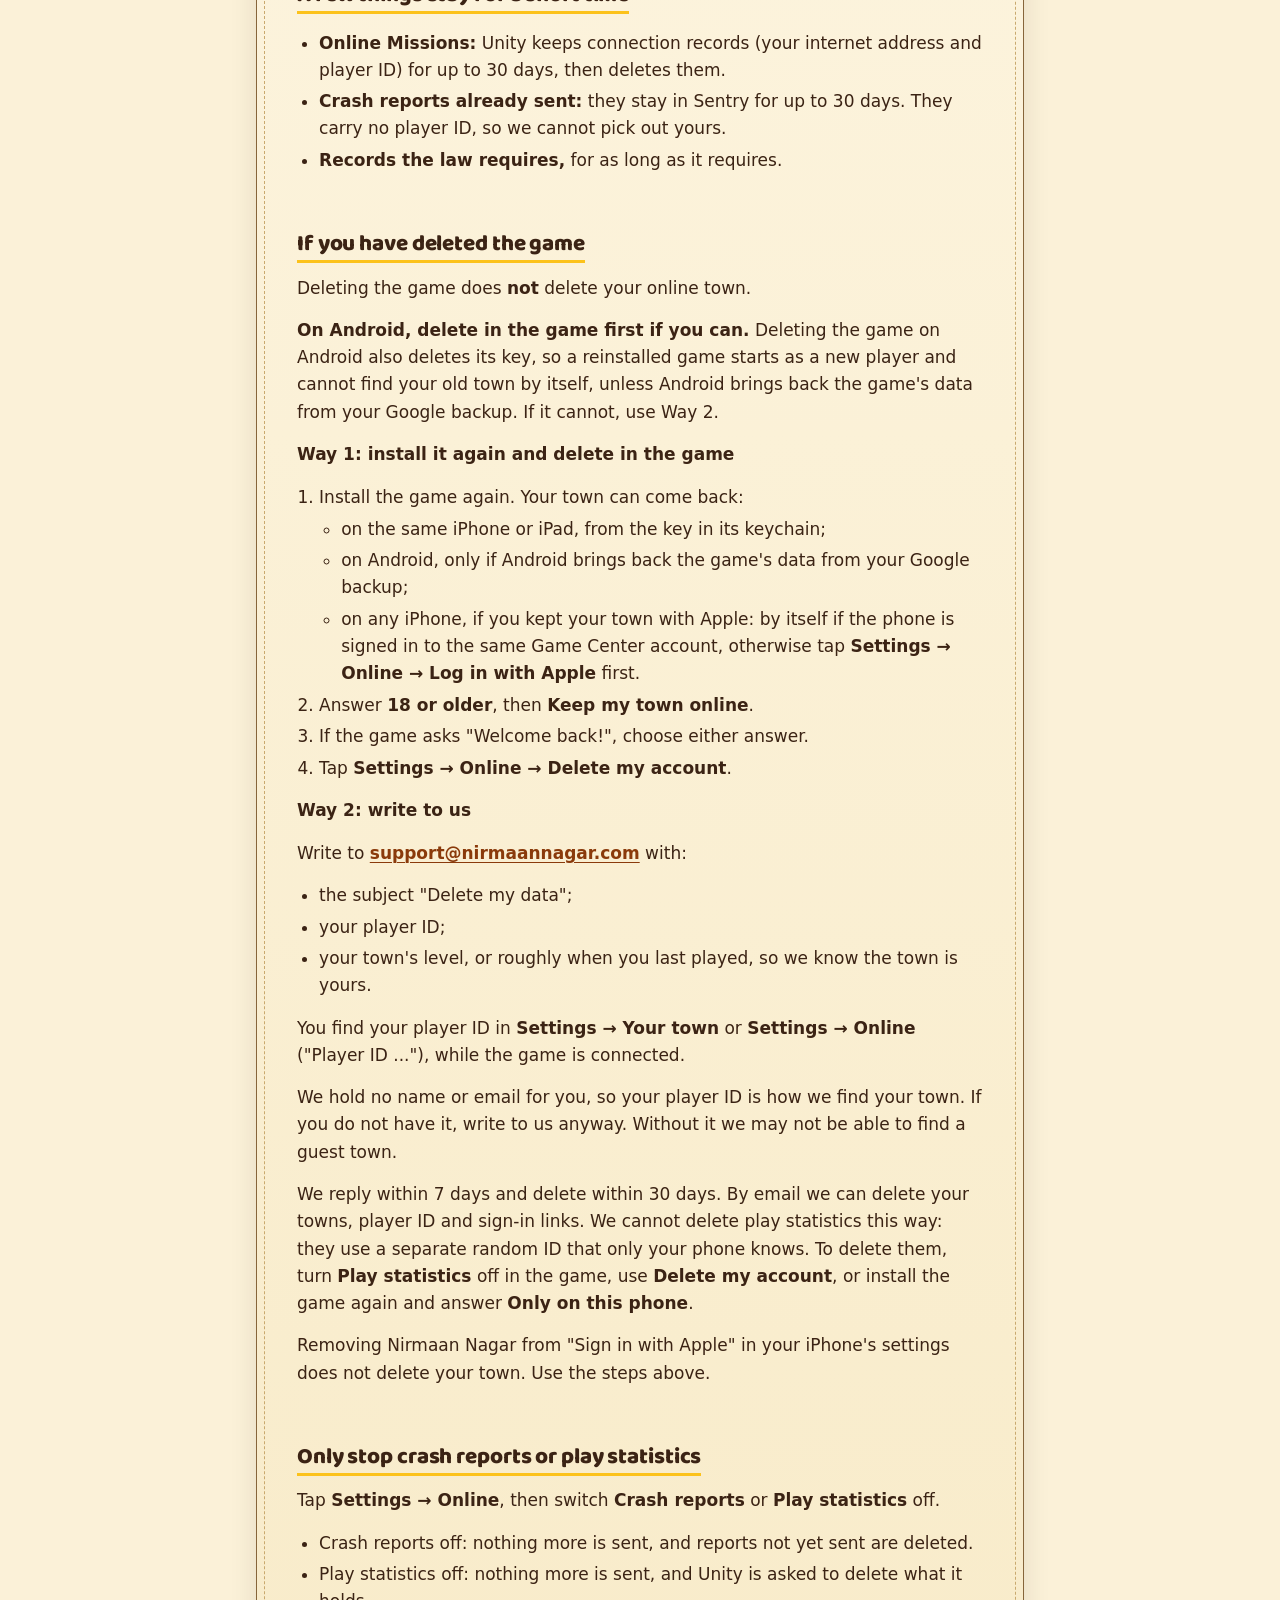
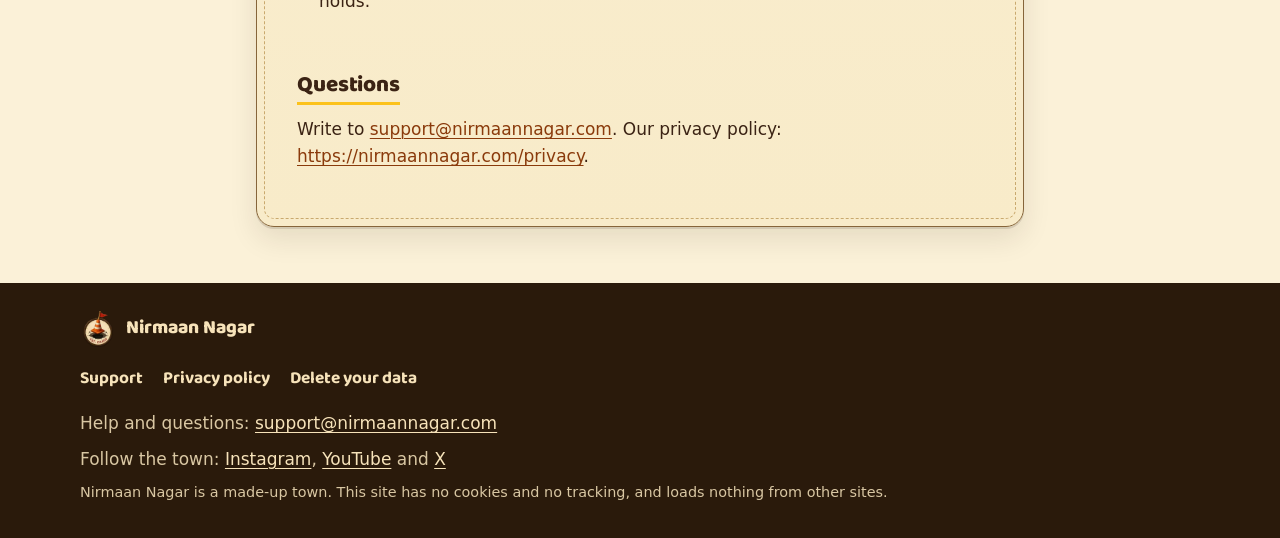
<file: delete/index.html>
<!doctype html>
<html lang="en">
<head>
<meta charset="utf-8">
<meta name="viewport" content="width=device-width, initial-scale=1, viewport-fit=cover">
<meta http-equiv="Content-Security-Policy" content="default-src 'none'; style-src 'self'; font-src 'self'; img-src 'self'; base-uri 'none'; form-action 'none'">
<meta name="referrer" content="no-referrer">
<meta name="color-scheme" content="light dark">
<meta name="theme-color" content="#f4e2b8" media="(prefers-color-scheme: light)">
<meta name="theme-color" content="#21150a" media="(prefers-color-scheme: dark)">
<title>Delete your data · Nirmaan Nagar</title>
<meta name="description" content="How to delete what Nirmaan Nagar keeps online, in the game or by email.">
<link rel="canonical" href="https://nirmaannagar.com/delete/">
<meta property="og:type" content="website">
<meta property="og:site_name" content="Nirmaan Nagar">
<meta property="og:locale" content="en_IN">
<meta property="og:url" content="https://nirmaannagar.com/delete/">
<meta property="og:title" content="Delete your data · Nirmaan Nagar">
<meta property="og:description" content="How to delete what Nirmaan Nagar keeps online, in the game or by email.">
<meta property="og:image" content="https://nirmaannagar.com/assets/og-2.jpg">
<meta property="og:image:type" content="image/jpeg">
<meta property="og:image:width" content="1200">
<meta property="og:image:height" content="630">
<meta property="og:image:alt" content="Nirmaan Nagar, est. chaos: the yellow logo and “A little city, a glorious mess.” with “Beta open” and “nirmaannagar.com” on plates, beside a busy junction in the game, cows sitting among the shops and autos.">
<meta name="twitter:card" content="summary_large_image">
<meta name="twitter:title" content="Delete your data · Nirmaan Nagar">
<meta name="twitter:description" content="How to delete what Nirmaan Nagar keeps online, in the game or by email.">
<meta name="twitter:image" content="https://nirmaannagar.com/assets/og-2.jpg">
<meta name="twitter:image:alt" content="Nirmaan Nagar, est. chaos: the yellow logo and “A little city, a glorious mess.” with “Beta open” and “nirmaannagar.com” on plates, beside a busy junction in the game, cows sitting among the shops and autos.">
<link rel="icon" href="../assets/icon-64.png" sizes="64x64" type="image/png">
<link rel="apple-touch-icon" href="../assets/apple-touch-icon.png">
<link rel="preload" href="../assets/fonts/baloo2-latin.woff2" as="font" type="font/woff2" crossorigin>
<link rel="stylesheet" href="../assets/site.css">
</head>
<body>
<a class="skip" href="#main">Skip to the page</a>
<header class="top">
<div class="bar">
<a class="brand" href="../"><img class="brand-logo" src="../assets/media/logo-bar-128.webp" srcset="../assets/media/logo-bar-128.webp 128w, ../assets/media/logo-bar-256.webp 256w, ../assets/media/logo-bar-384.webp 384w" sizes="128px" width="128" height="64" alt="Nirmaan Nagar"></a>
<nav aria-label="Site"><a href="../support/">Support</a><a href="../privacy/">Privacy</a></nav>
</div>
</header>
<main id="main" class="doc">
<div class="sky-band sky-thin" aria-hidden="true"><img class="sky-town" src="../assets/town/still-960.webp" srcset="../assets/town/still-960.webp 960w, ../assets/town/still-1280.webp 1280w, ../assets/town/still-1920.webp 1920w" sizes="(min-width: 700px) min(56vw, 620px), min(165vw, 640px)" width="960" height="635" alt="" decoding="async"></div>
<article class="sheet">
<h1>Delete your Nirmaan Nagar data</h1>
<p class="updated">Last updated: 26 October 2026</p>
<p>If you chose "Only on this phone", or "Under 18", nothing about you or your town was sent to us. There is nothing online to delete. Deleting the game from your phone deletes your town and your photo album.</p>
<p>If you chose "Keep my town online", you can delete what is kept online at any time.</p>
<h2 id="in-the-game-the-fastest-way">In the game (the fastest way)</h2>
<ol><li>Make sure your phone is connected to the internet.</li><li>Tap <strong>Settings</strong>, then the <strong>Online</strong> tab.</li><li>Choose one:</li></ol>
<div class="table"><table class="stack"><thead><tr><th scope="col">Button</th><th scope="col">What it deletes</th><th scope="col">Then</th></tr></thead><tbody><tr><td data-label="Button"><strong>Keep it on this phone only</strong> (confirm with <strong>Delete online copy</strong>)</td><td data-label="What it deletes">Your towns saved online, old towns put aside, and your player ID</td><td data-label="Then">Your town stays on this phone. Nothing more is sent.</td></tr><tr><td data-label="Button"><strong>Delete my account</strong> (confirm with <strong>Delete everything</strong>)</td><td data-label="What it deletes">All of the above, plus your towns and your photo album on this phone</td><td data-label="Then">A new town begins.</td></tr></tbody></table></div>
<p><strong>After "Delete my account":</strong> your choice to play online stays on, so the new town goes online with a brand-new player ID. To keep nothing online, tap <strong>Keep it on this phone only</strong> as well.</p>
<p><strong>Not connected?</strong> The Online tab says "Connect to the internet to change or delete what is kept online."</p>
<p><strong>Lost the connection halfway?</strong> The deletion finishes by itself the next time you are online. Nothing goes back up meanwhile.</p>
<h2 id="what-deleting-also-does">What deleting also does</h2>
<ul><li><strong>Crash reports:</strong> stop at once. Reports not yet sent are deleted from your phone.</li><li><strong>Play statistics:</strong> stop at once. Unity is asked to delete them, and says it does so within 7 days.</li><li><strong>Sign in with Apple:</strong> if you kept your town with Apple, Apple asks you to confirm, and the game ends the link with Apple.</li><li><strong>Game Center link</strong> (made only if you kept your town with Apple): deleted with your player ID.</li><li><strong>The key in your phone's secure storage</strong> (the iOS keychain, or the game's Keystore-locked storage on Android): deleted.</li></ul>
<h2 id="a-few-things-stay-for-a-short-time">A few things stay for a short time</h2>
<ul><li><strong>Online Missions:</strong> Unity keeps connection records (your internet address and player ID) for up to 30 days, then deletes them.</li><li><strong>Crash reports already sent:</strong> they stay in Sentry for up to 30 days. They carry no player ID, so we cannot pick out yours.</li><li><strong>Records the law requires,</strong> for as long as it requires.</li></ul>
<h2 id="if-you-have-deleted-the-game">If you have deleted the game</h2>
<p>Deleting the game does <strong>not</strong> delete your online town.</p>
<p><strong>On Android, delete in the game first if you can.</strong> Deleting the game on Android also deletes its key, so a reinstalled game starts as a new player and cannot find your old town by itself, unless Android brings back the game's data from your Google backup. If it cannot, use Way 2.</p>
<p><strong>Way 1: install it again and delete in the game</strong></p>
<ol><li>Install the game again. Your town can come back:<ul><li>on the same iPhone or iPad, from the key in its keychain;</li><li>on Android, only if Android brings back the game's data from your Google backup;</li><li>on any iPhone, if you kept your town with Apple: by itself if the phone is signed in to the same Game Center account, otherwise tap <strong>Settings → Online → Log in with Apple</strong> first.</li></ul></li><li>Answer <strong>18 or older</strong>, then <strong>Keep my town online</strong>.</li><li>If the game asks "Welcome back!", choose either answer.</li><li>Tap <strong>Settings → Online → Delete my account</strong>.</li></ol>
<p><strong>Way 2: write to us</strong></p>
<p>Write to <strong><a href="mailto:support@nirmaannagar.com">support@nirmaannagar.com</a></strong> with:</p>
<ul><li>the subject "Delete my data";</li><li>your player ID;</li><li>your town's level, or roughly when you last played, so we know the town is yours.</li></ul>
<p>You find your player ID in <strong>Settings → Your town</strong> or <strong>Settings → Online</strong> ("Player ID ..."), while the game is connected.</p>
<p>We hold no name or email for you, so your player ID is how we find your town. If you do not have it, write to us anyway. Without it we may not be able to find a guest town.</p>
<p>We reply within 7 days and delete within 30 days. By email we can delete your towns, player ID and sign-in links. We cannot delete play statistics this way: they use a separate random ID that only your phone knows. To delete them, turn <strong>Play statistics</strong> off in the game, use <strong>Delete my account</strong>, or install the game again and answer <strong>Only on this phone</strong>.</p>
<p>Removing Nirmaan Nagar from "Sign in with Apple" in your iPhone's settings does not delete your town. Use the steps above.</p>
<h2 id="only-stop-crash-reports-or-play-statistics">Only stop crash reports or play statistics</h2>
<p>Tap <strong>Settings → Online</strong>, then switch <strong>Crash reports</strong> or <strong>Play statistics</strong> off.</p>
<ul><li>Crash reports off: nothing more is sent, and reports not yet sent are deleted.</li><li>Play statistics off: nothing more is sent, and Unity is asked to delete what it holds.</li></ul>
<h2 id="questions">Questions</h2>
<p>Write to <a href="mailto:support@nirmaannagar.com">support@nirmaannagar.com</a>. Our privacy policy: <a href="../privacy/">https://nirmaannagar.com/privacy</a>.</p>
</article>
</main>
<footer class="foot">
<div class="foot-in">
<a class="foot-brand" href="../"><img src="../assets/badge.webp" srcset="../assets/badge.webp 96w, ../assets/badge-128.webp 128w" sizes="36px" width="96" height="96" alt=""><span>Nirmaan Nagar</span></a>
<nav class="foot-links" aria-label="More"><a href="../support/">Support</a><a href="../privacy/">Privacy policy</a><a href="../delete/">Delete your data</a></nav>
<p>Help and questions: <a href="mailto:support@nirmaannagar.com">support@nirmaannagar.com</a></p>
<p>Follow the town: <a href="https://www.instagram.com/nirmaannagar/" rel="me noopener">Instagram</a>, <a href="https://www.youtube.com/@nirmaannagar" rel="me noopener">YouTube</a> and <a href="https://x.com/nirmaannagar" rel="me noopener">X</a></p>
<p class="small">Nirmaan Nagar is a made-up town. This site has no cookies and no tracking, and loads nothing from other sites.</p>
</div>
</footer>
</body>
</html>
</file>
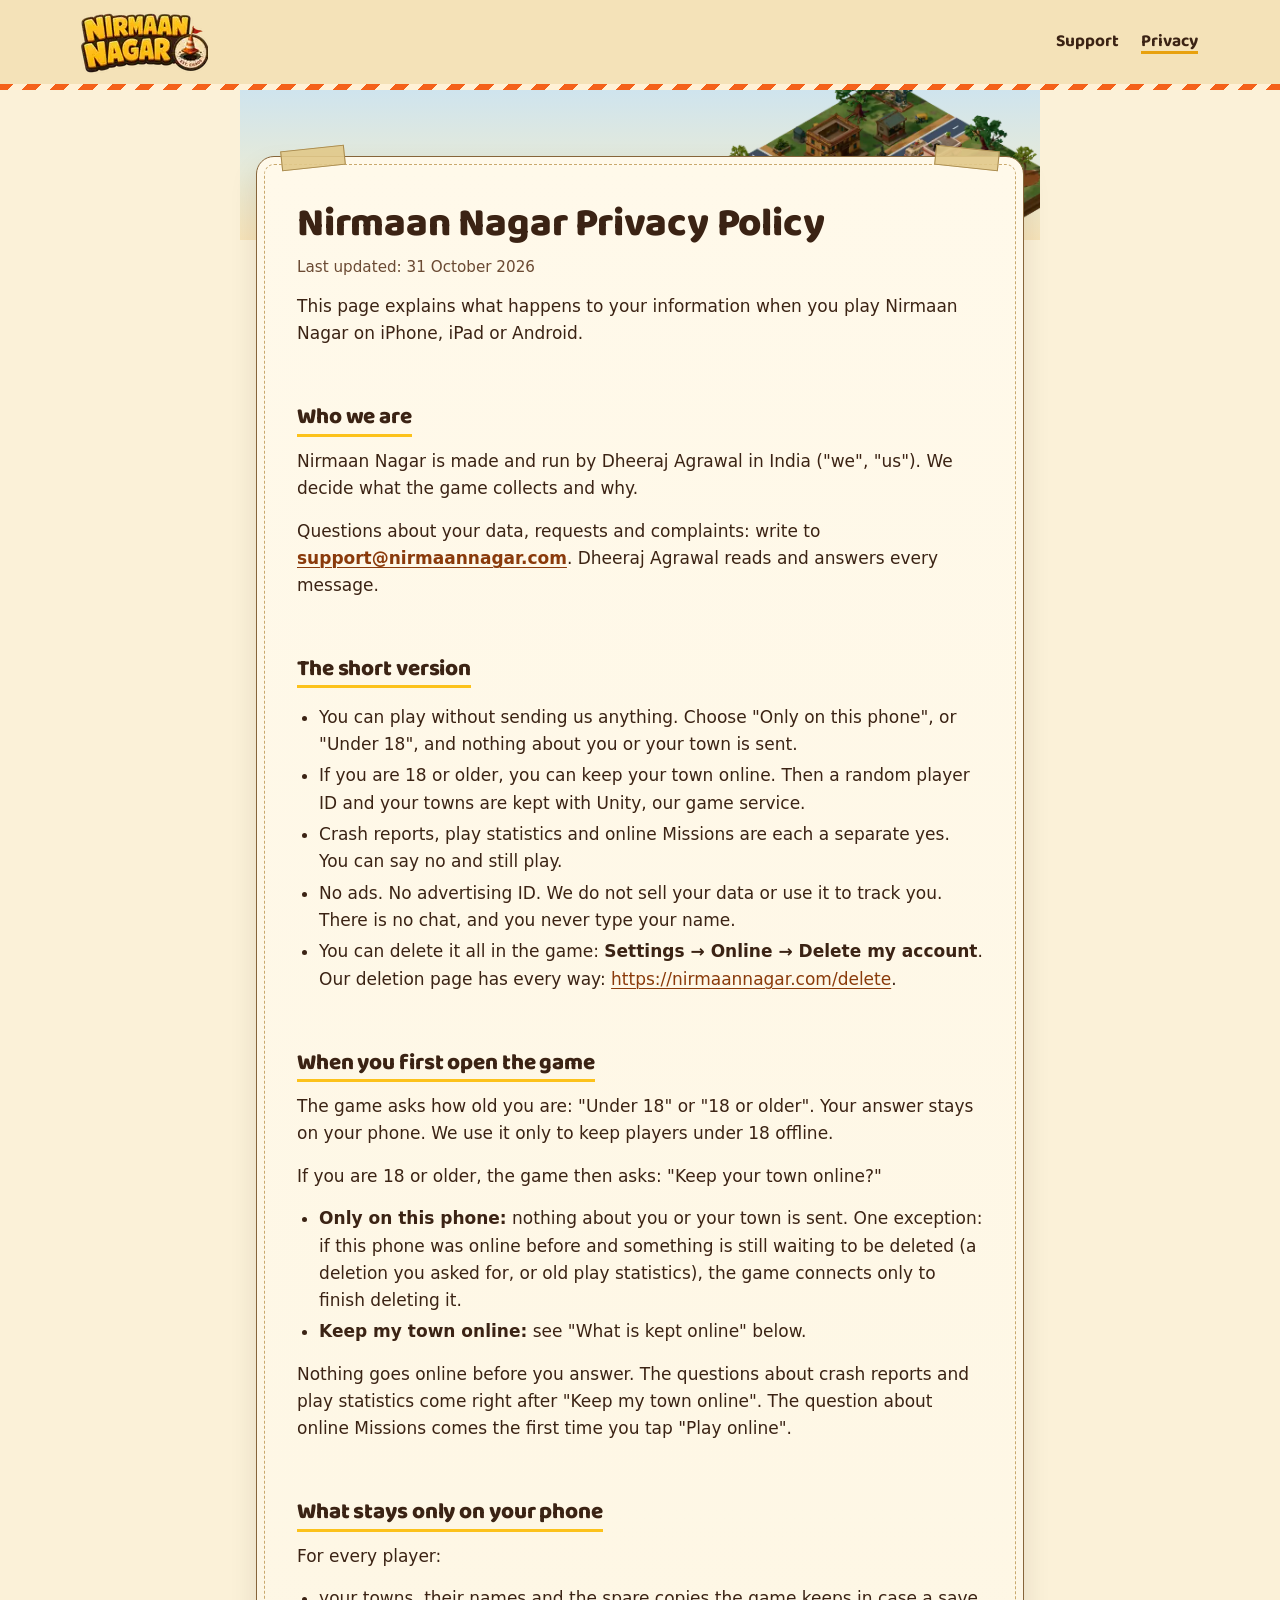
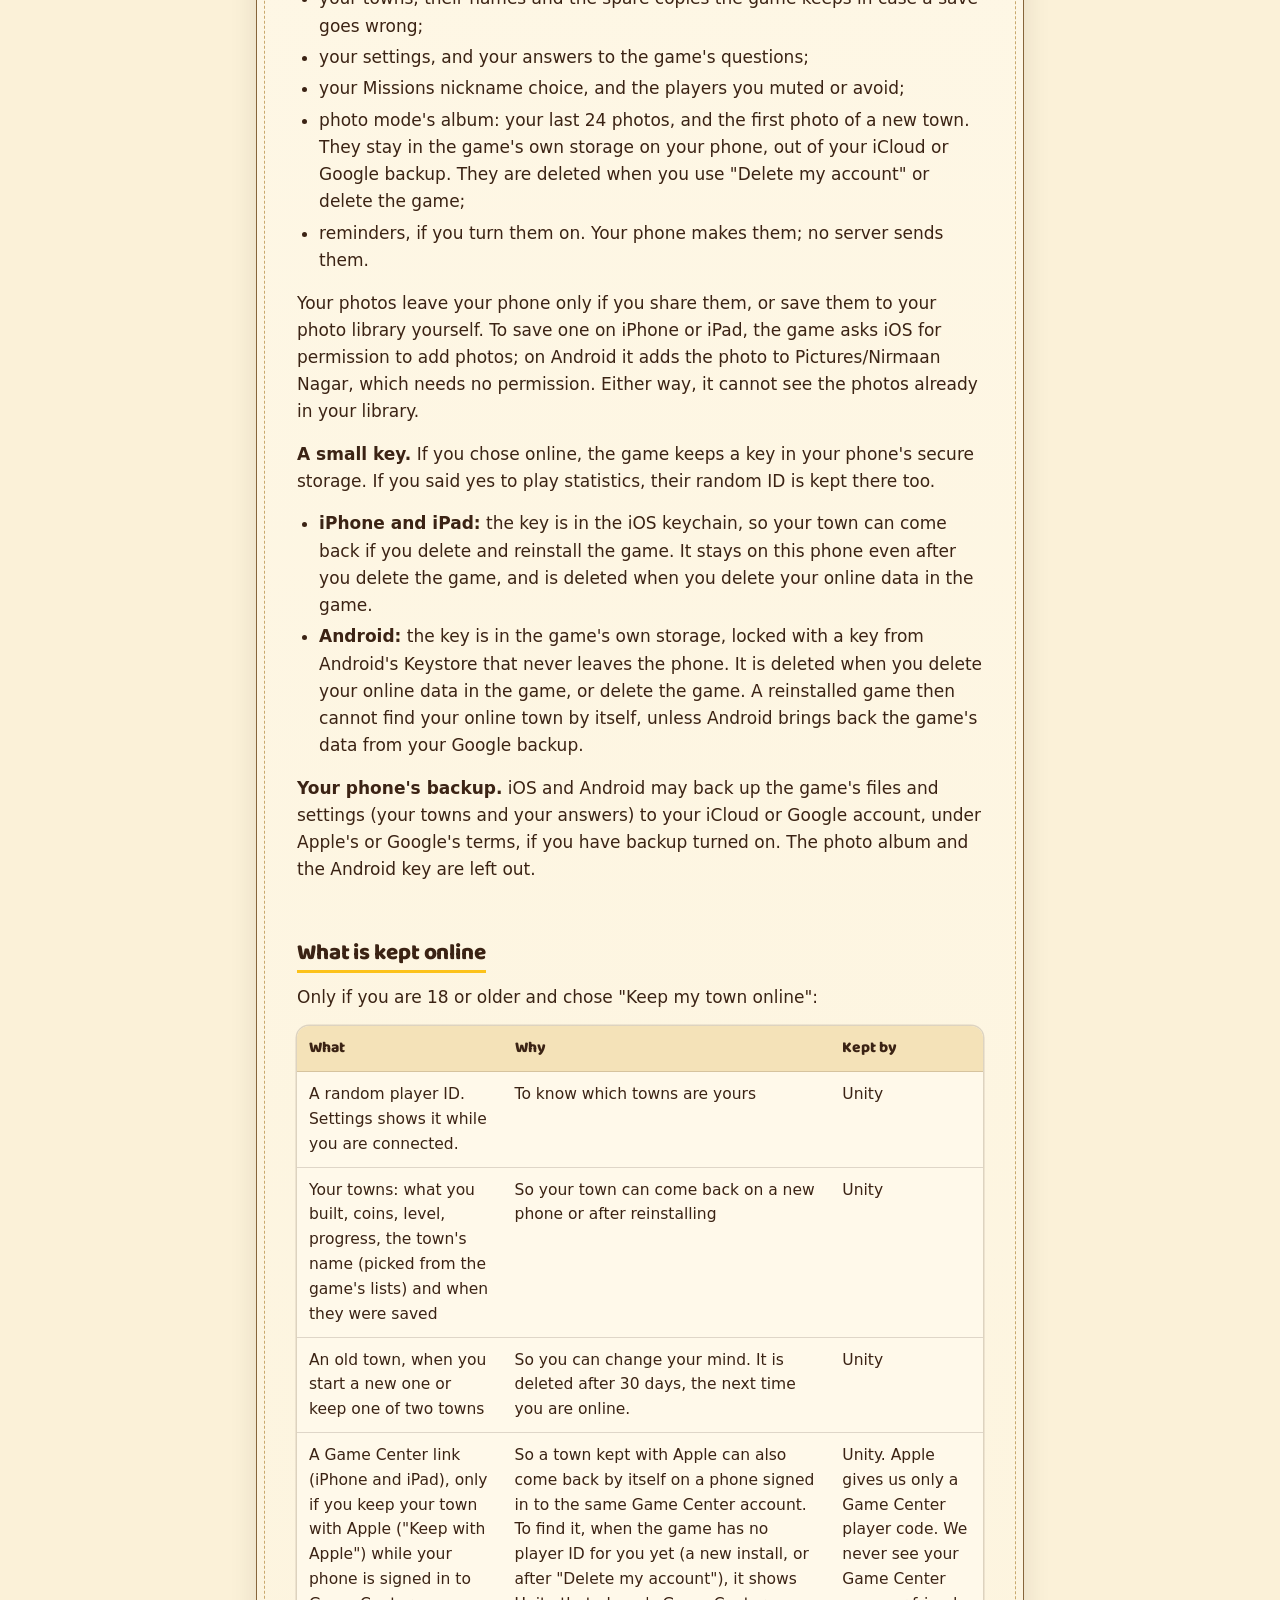
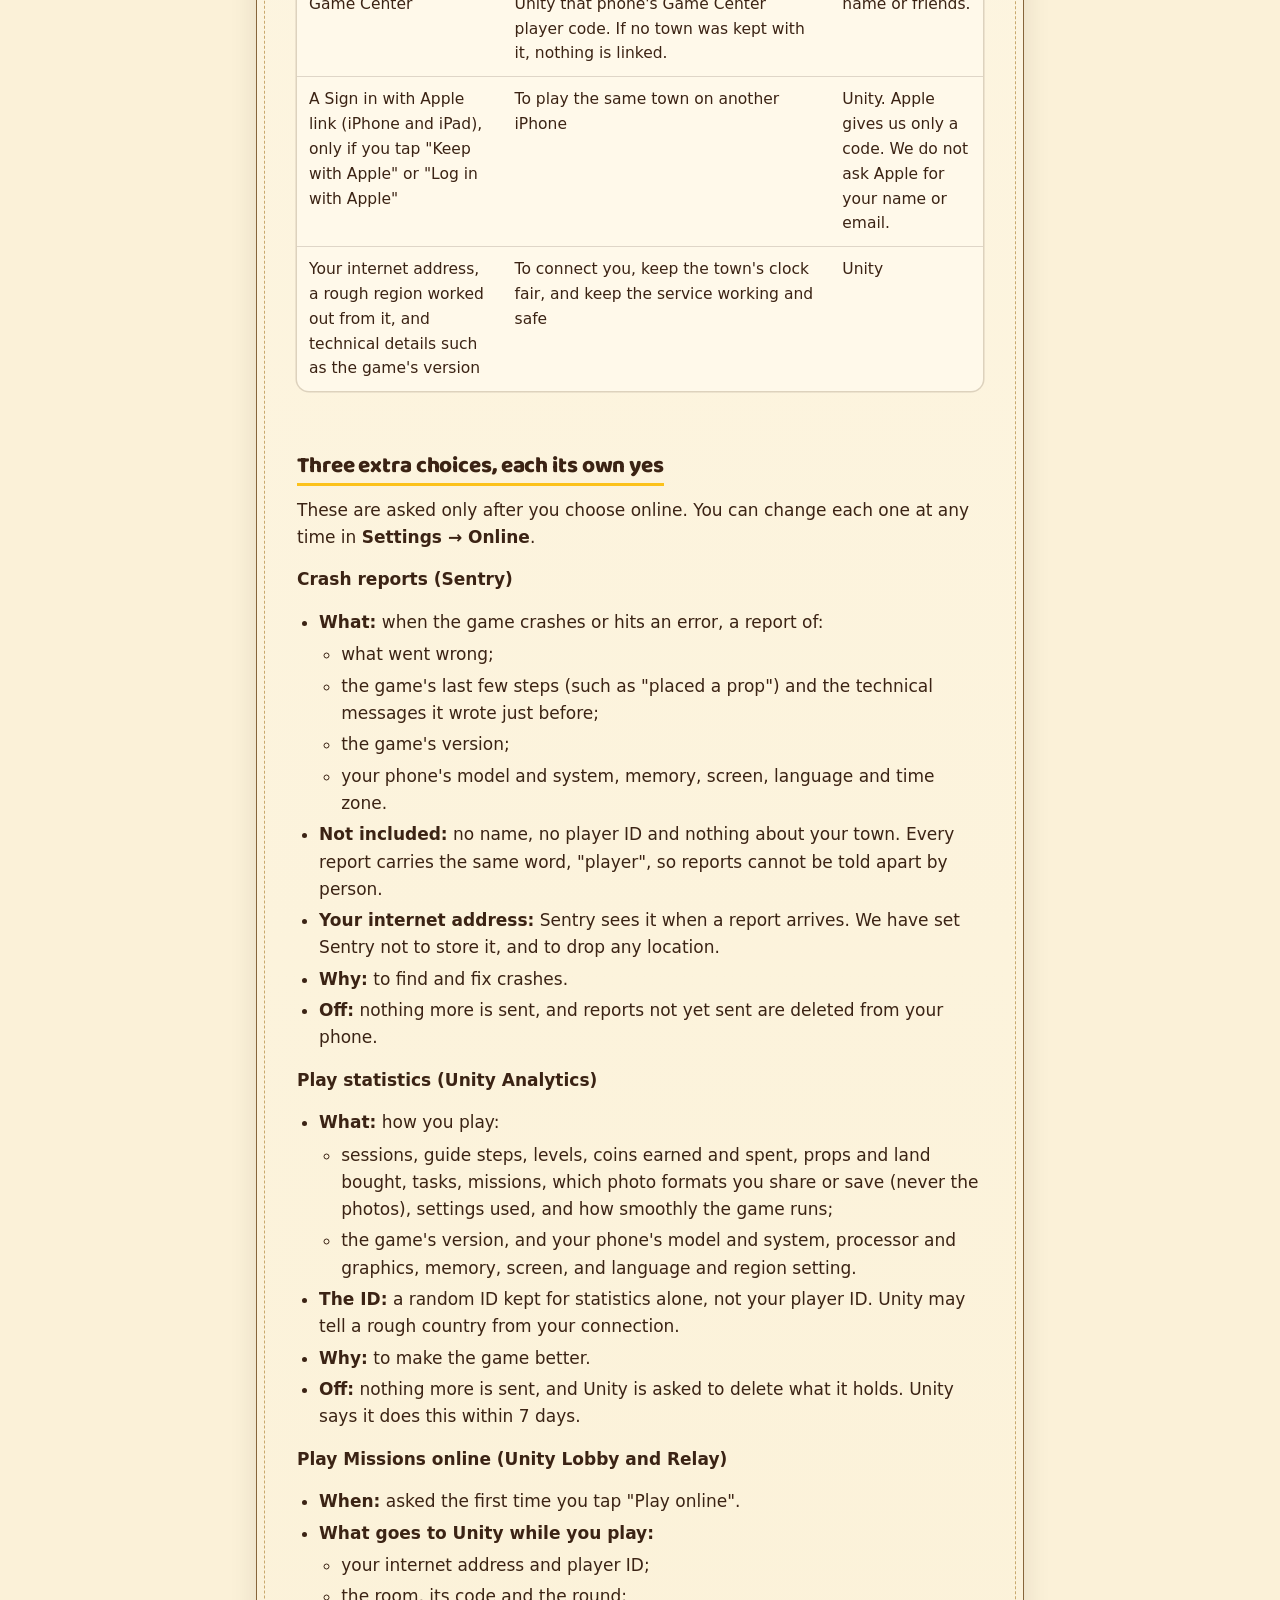
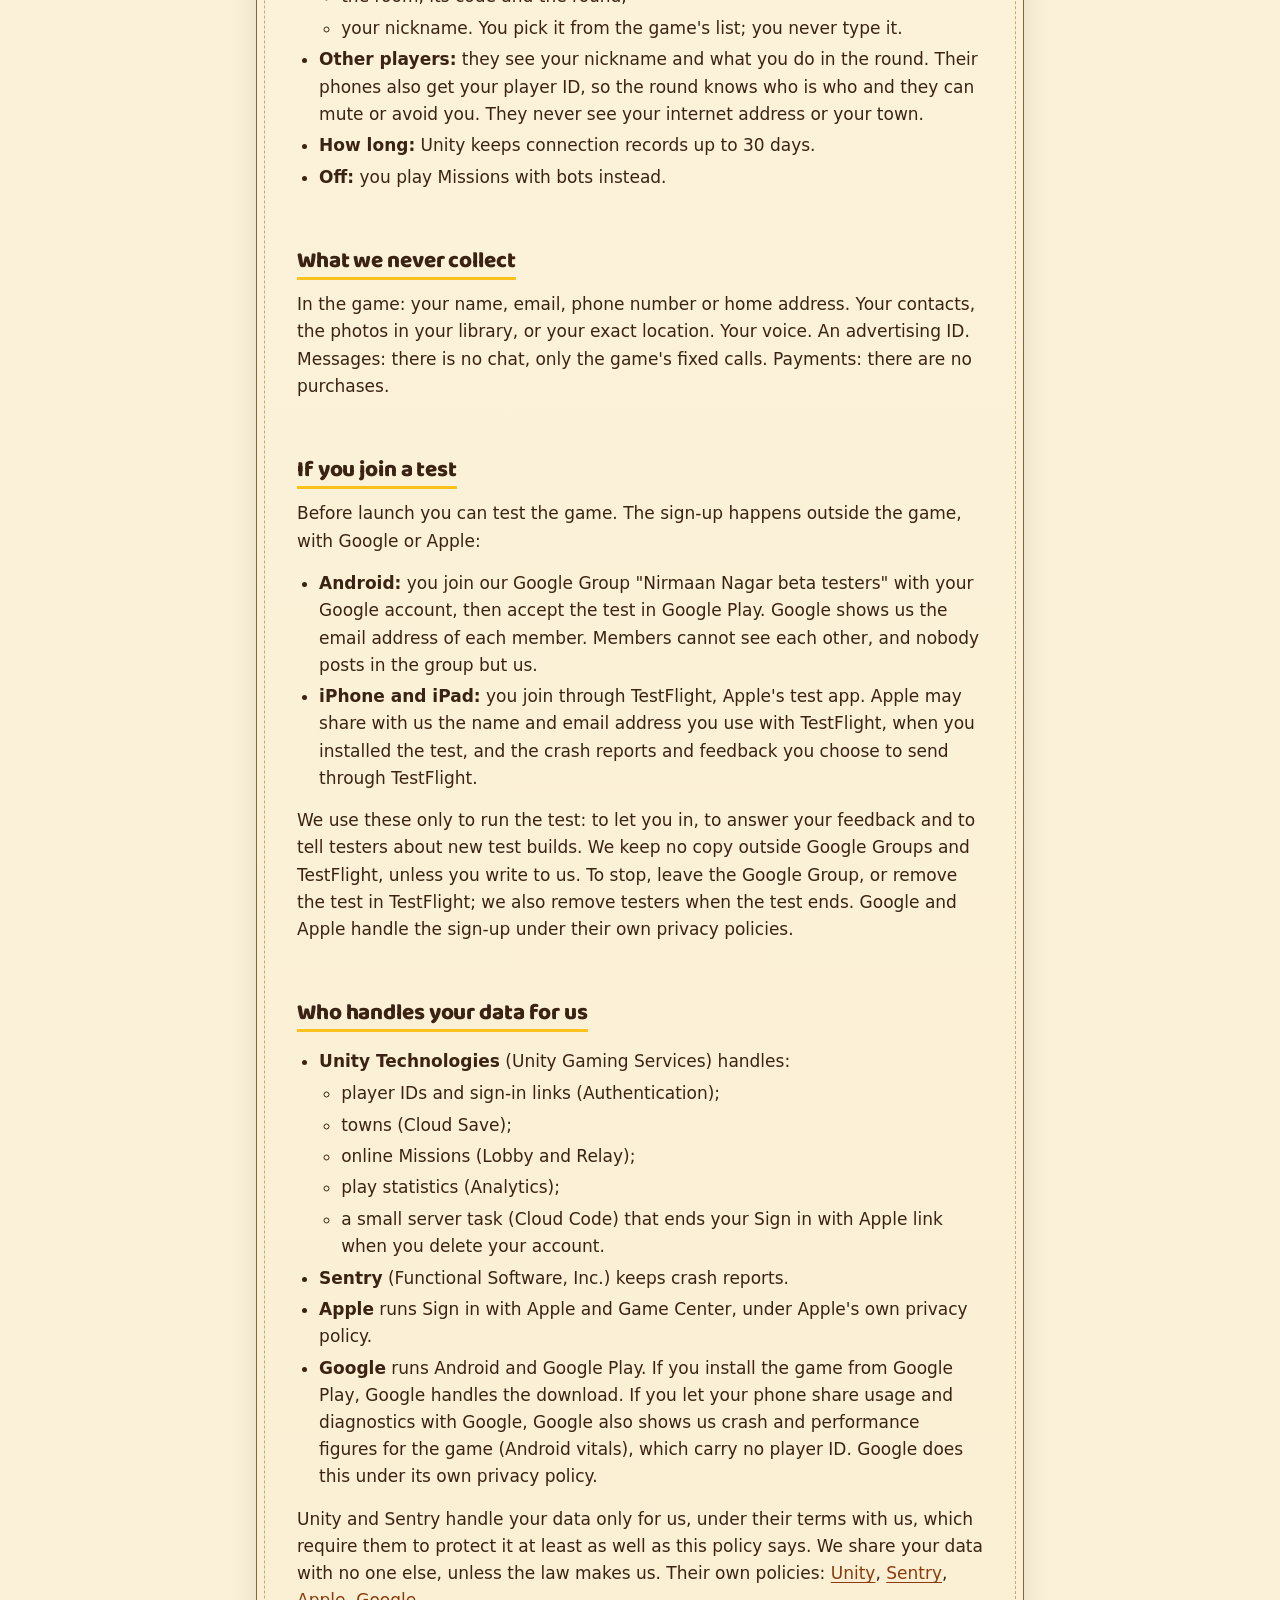
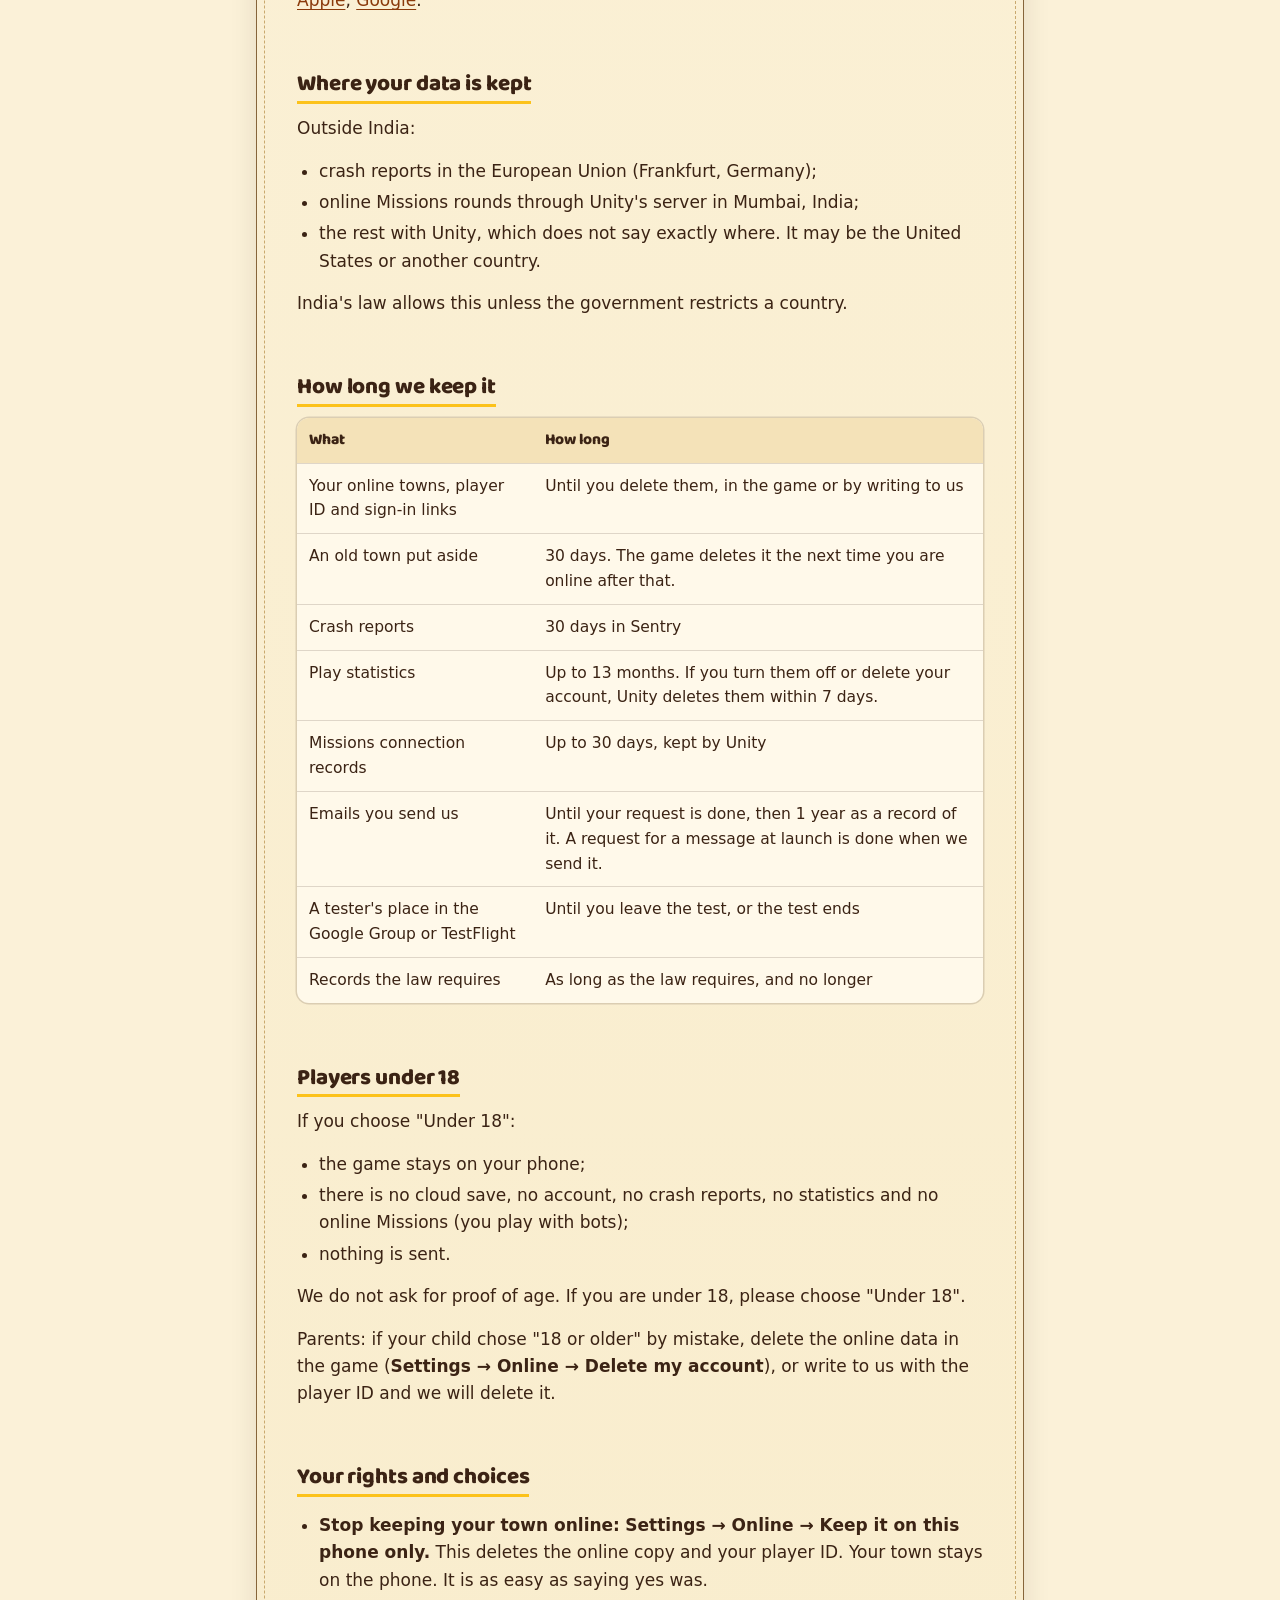
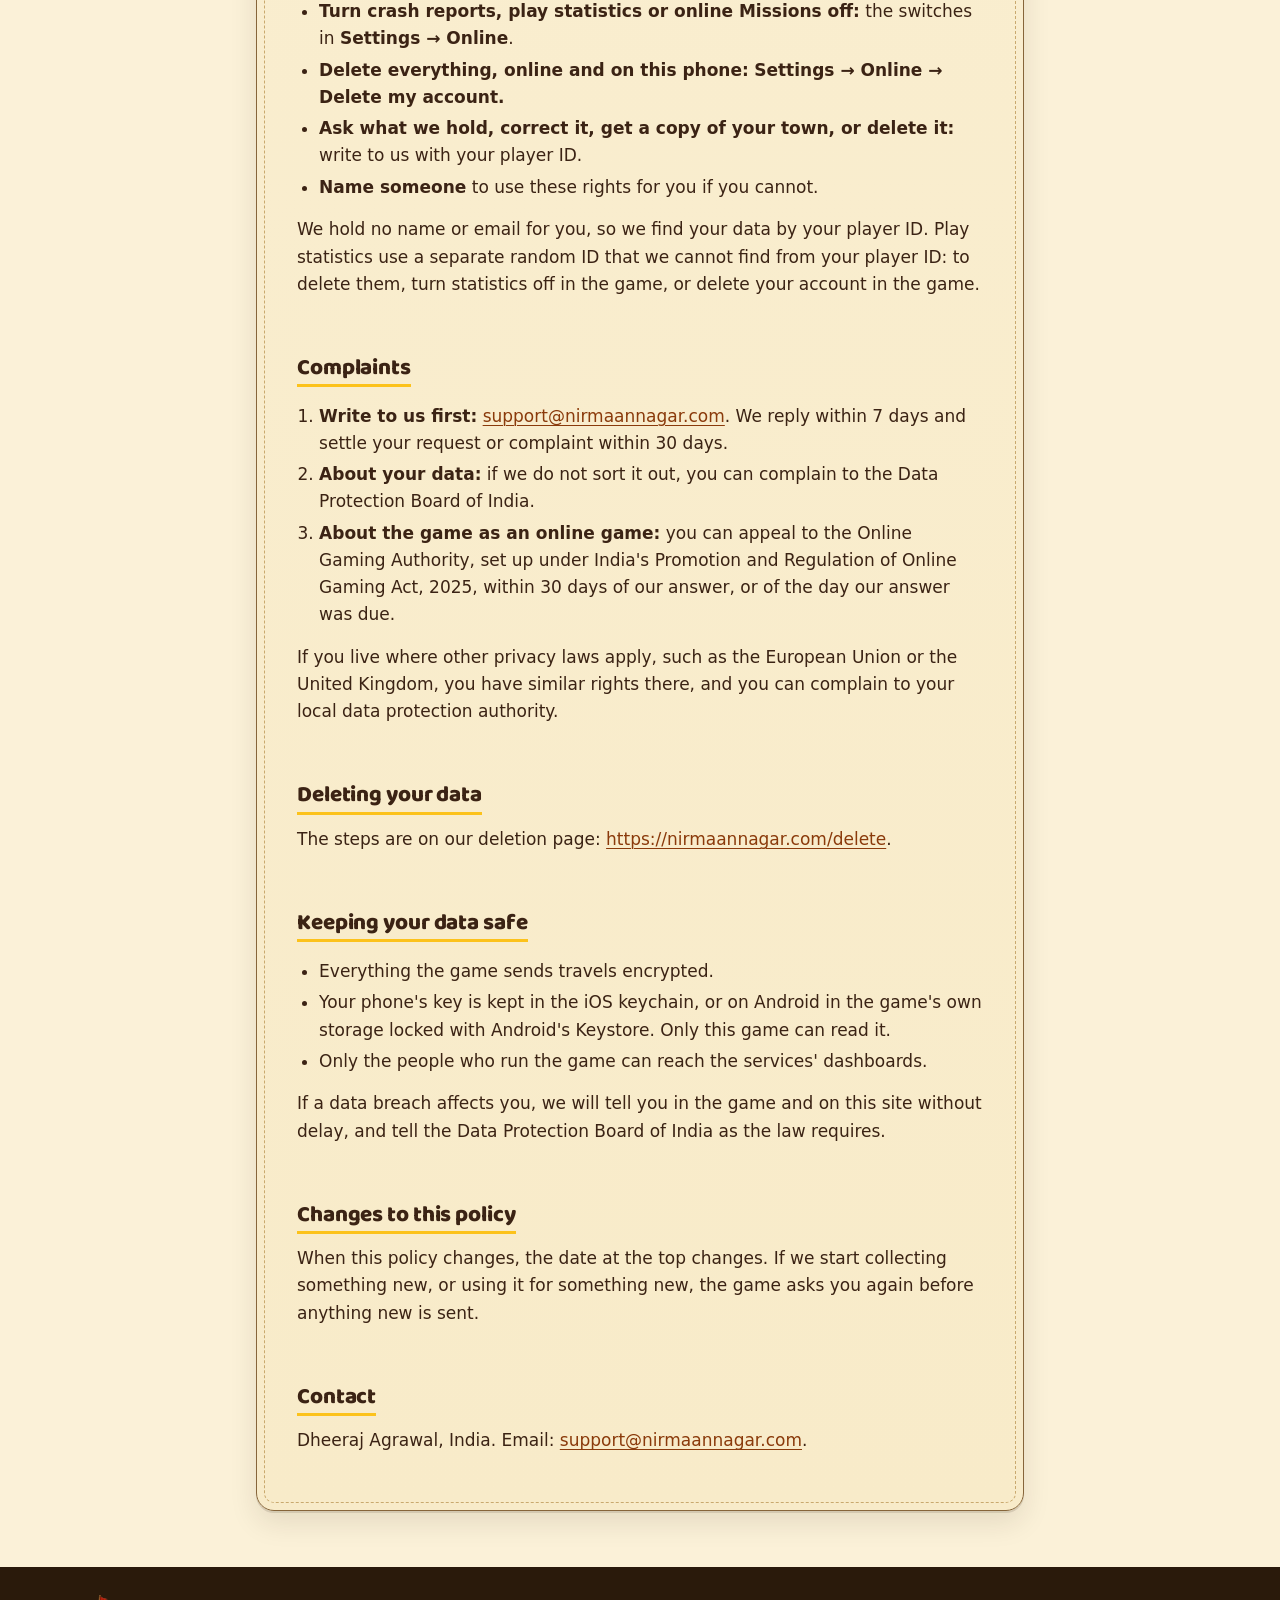
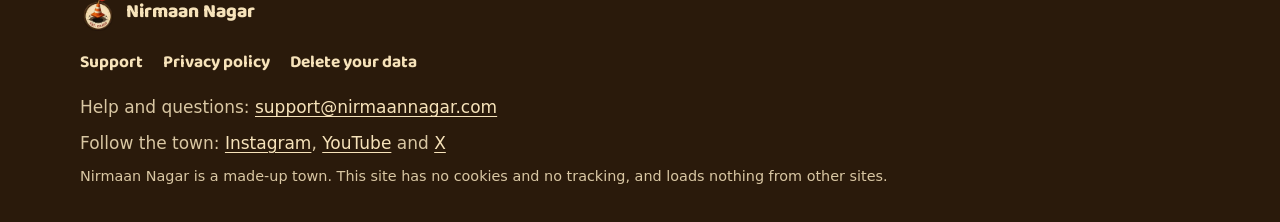
<file: privacy/index.html>
<!doctype html>
<html lang="en">
<head>
<meta charset="utf-8">
<meta name="viewport" content="width=device-width, initial-scale=1, viewport-fit=cover">
<meta http-equiv="Content-Security-Policy" content="default-src 'none'; style-src 'self'; font-src 'self'; img-src 'self'; base-uri 'none'; form-action 'none'">
<meta name="referrer" content="no-referrer">
<meta name="color-scheme" content="light dark">
<meta name="theme-color" content="#f4e2b8" media="(prefers-color-scheme: light)">
<meta name="theme-color" content="#21150a" media="(prefers-color-scheme: dark)">
<title>Privacy policy · Nirmaan Nagar</title>
<meta name="description" content="What Nirmaan Nagar keeps, why, for how long, and how to delete it.">
<link rel="canonical" href="https://nirmaannagar.com/privacy/">
<meta property="og:type" content="website">
<meta property="og:site_name" content="Nirmaan Nagar">
<meta property="og:locale" content="en_IN">
<meta property="og:url" content="https://nirmaannagar.com/privacy/">
<meta property="og:title" content="Privacy policy · Nirmaan Nagar">
<meta property="og:description" content="What Nirmaan Nagar keeps, why, for how long, and how to delete it.">
<meta property="og:image" content="https://nirmaannagar.com/assets/og-2.jpg">
<meta property="og:image:type" content="image/jpeg">
<meta property="og:image:width" content="1200">
<meta property="og:image:height" content="630">
<meta property="og:image:alt" content="Nirmaan Nagar, est. chaos: the yellow logo and “A little city, a glorious mess.” with “Beta open” and “nirmaannagar.com” on plates, beside a busy junction in the game, cows sitting among the shops and autos.">
<meta name="twitter:card" content="summary_large_image">
<meta name="twitter:title" content="Privacy policy · Nirmaan Nagar">
<meta name="twitter:description" content="What Nirmaan Nagar keeps, why, for how long, and how to delete it.">
<meta name="twitter:image" content="https://nirmaannagar.com/assets/og-2.jpg">
<meta name="twitter:image:alt" content="Nirmaan Nagar, est. chaos: the yellow logo and “A little city, a glorious mess.” with “Beta open” and “nirmaannagar.com” on plates, beside a busy junction in the game, cows sitting among the shops and autos.">
<link rel="icon" href="../assets/icon-64.png" sizes="64x64" type="image/png">
<link rel="apple-touch-icon" href="../assets/apple-touch-icon.png">
<link rel="preload" href="../assets/fonts/baloo2-latin.woff2" as="font" type="font/woff2" crossorigin>
<link rel="stylesheet" href="../assets/site.css">
</head>
<body>
<a class="skip" href="#main">Skip to the page</a>
<header class="top">
<div class="bar">
<a class="brand" href="../"><img class="brand-logo" src="../assets/media/logo-bar-128.webp" srcset="../assets/media/logo-bar-128.webp 128w, ../assets/media/logo-bar-256.webp 256w, ../assets/media/logo-bar-384.webp 384w" sizes="128px" width="128" height="64" alt="Nirmaan Nagar"></a>
<nav aria-label="Site"><a href="../support/">Support</a><a href="../privacy/" aria-current="page">Privacy</a></nav>
</div>
</header>
<main id="main" class="doc">
<div class="sky-band sky-thin" aria-hidden="true"><img class="sky-town" src="../assets/town/still-960.webp" srcset="../assets/town/still-960.webp 960w, ../assets/town/still-1280.webp 1280w, ../assets/town/still-1920.webp 1920w" sizes="(min-width: 700px) min(56vw, 620px), min(165vw, 640px)" width="960" height="635" alt="" decoding="async"></div>
<article class="sheet">
<h1>Nirmaan Nagar Privacy Policy</h1>
<p class="updated">Last updated: 31 October 2026</p>
<p>This page explains what happens to your information when you play Nirmaan Nagar on iPhone, iPad or Android.</p>
<h2 id="who-we-are">Who we are</h2>
<p>Nirmaan Nagar is made and run by Dheeraj Agrawal in India ("we", "us"). We decide what the game collects and why.</p>
<p>Questions about your data, requests and complaints: write to <strong><a href="mailto:support@nirmaannagar.com">support@nirmaannagar.com</a></strong>. Dheeraj Agrawal reads and answers every message.</p>
<h2 id="the-short-version">The short version</h2>
<ul><li>You can play without sending us anything. Choose "Only on this phone", or "Under 18", and nothing about you or your town is sent.</li><li>If you are 18 or older, you can keep your town online. Then a random player ID and your towns are kept with Unity, our game service.</li><li>Crash reports, play statistics and online Missions are each a separate yes. You can say no and still play.</li><li>No ads. No advertising ID. We do not sell your data or use it to track you. There is no chat, and you never type your name.</li><li>You can delete it all in the game: <strong>Settings → Online → Delete my account</strong>. Our deletion page has every way: <a href="../delete/">https://nirmaannagar.com/delete</a>.</li></ul>
<h2 id="when-you-first-open-the-game">When you first open the game</h2>
<p>The game asks how old you are: "Under 18" or "18 or older". Your answer stays on your phone. We use it only to keep players under 18 offline.</p>
<p>If you are 18 or older, the game then asks: "Keep your town online?"</p>
<ul><li><strong>Only on this phone:</strong> nothing about you or your town is sent. One exception: if this phone was online before and something is still waiting to be deleted (a deletion you asked for, or old play statistics), the game connects only to finish deleting it.</li><li><strong>Keep my town online:</strong> see "What is kept online" below.</li></ul>
<p>Nothing goes online before you answer. The questions about crash reports and play statistics come right after "Keep my town online". The question about online Missions comes the first time you tap "Play online".</p>
<h2 id="what-stays-only-on-your-phone">What stays only on your phone</h2>
<p>For every player:</p>
<ul><li>your towns, their names and the spare copies the game keeps in case a save goes wrong;</li><li>your settings, and your answers to the game's questions;</li><li>your Missions nickname choice, and the players you muted or avoid;</li><li>photo mode's album: your last 24 photos, and the first photo of a new town. They stay in the game's own storage on your phone, out of your iCloud or Google backup. They are deleted when you use "Delete my account" or delete the game;</li><li>reminders, if you turn them on. Your phone makes them; no server sends them.</li></ul>
<p>Your photos leave your phone only if you share them, or save them to your photo library yourself. To save one on iPhone or iPad, the game asks iOS for permission to add photos; on Android it adds the photo to Pictures/Nirmaan Nagar, which needs no permission. Either way, it cannot see the photos already in your library.</p>
<p><strong>A small key.</strong> If you chose online, the game keeps a key in your phone's secure storage. If you said yes to play statistics, their random ID is kept there too.</p>
<ul><li><strong>iPhone and iPad:</strong> the key is in the iOS keychain, so your town can come back if you delete and reinstall the game. It stays on this phone even after you delete the game, and is deleted when you delete your online data in the game.</li><li><strong>Android:</strong> the key is in the game's own storage, locked with a key from Android's Keystore that never leaves the phone. It is deleted when you delete your online data in the game, or delete the game. A reinstalled game then cannot find your online town by itself, unless Android brings back the game's data from your Google backup.</li></ul>
<p><strong>Your phone's backup.</strong> iOS and Android may back up the game's files and settings (your towns and your answers) to your iCloud or Google account, under Apple's or Google's terms, if you have backup turned on. The photo album and the Android key are left out.</p>
<h2 id="what-is-kept-online">What is kept online</h2>
<p>Only if you are 18 or older and chose "Keep my town online":</p>
<div class="table"><table class="stack"><thead><tr><th scope="col">What</th><th scope="col">Why</th><th scope="col">Kept by</th></tr></thead><tbody><tr><td data-label="What">A random player ID. Settings shows it while you are connected.</td><td data-label="Why">To know which towns are yours</td><td data-label="Kept by">Unity</td></tr><tr><td data-label="What">Your towns: what you built, coins, level, progress, the town's name (picked from the game's lists) and when they were saved</td><td data-label="Why">So your town can come back on a new phone or after reinstalling</td><td data-label="Kept by">Unity</td></tr><tr><td data-label="What">An old town, when you start a new one or keep one of two towns</td><td data-label="Why">So you can change your mind. It is deleted after 30 days, the next time you are online.</td><td data-label="Kept by">Unity</td></tr><tr><td data-label="What">A Game Center link (iPhone and iPad), only if you keep your town with Apple ("Keep with Apple") while your phone is signed in to Game Center</td><td data-label="Why">So a town kept with Apple can also come back by itself on a phone signed in to the same Game Center account. To find it, when the game has no player ID for you yet (a new install, or after "Delete my account"), it shows Unity that phone's Game Center player code. If no town was kept with it, nothing is linked.</td><td data-label="Kept by">Unity. Apple gives us only a Game Center player code. We never see your Game Center name or friends.</td></tr><tr><td data-label="What">A Sign in with Apple link (iPhone and iPad), only if you tap "Keep with Apple" or "Log in with Apple"</td><td data-label="Why">To play the same town on another iPhone</td><td data-label="Kept by">Unity. Apple gives us only a code. We do not ask Apple for your name or email.</td></tr><tr><td data-label="What">Your internet address, a rough region worked out from it, and technical details such as the game's version</td><td data-label="Why">To connect you, keep the town's clock fair, and keep the service working and safe</td><td data-label="Kept by">Unity</td></tr></tbody></table></div>
<h2 id="three-extra-choices-each-its-own-yes">Three extra choices, each its own yes</h2>
<p>These are asked only after you choose online. You can change each one at any time in <strong>Settings → Online</strong>.</p>
<p><strong>Crash reports (Sentry)</strong></p>
<ul><li><strong>What:</strong> when the game crashes or hits an error, a report of:<ul><li>what went wrong;</li><li>the game's last few steps (such as "placed a prop") and the technical messages it wrote just before;</li><li>the game's version;</li><li>your phone's model and system, memory, screen, language and time zone.</li></ul></li><li><strong>Not included:</strong> no name, no player ID and nothing about your town. Every report carries the same word, "player", so reports cannot be told apart by person.</li><li><strong>Your internet address:</strong> Sentry sees it when a report arrives. We have set Sentry not to store it, and to drop any location.</li><li><strong>Why:</strong> to find and fix crashes.</li><li><strong>Off:</strong> nothing more is sent, and reports not yet sent are deleted from your phone.</li></ul>
<p><strong>Play statistics (Unity Analytics)</strong></p>
<ul><li><strong>What:</strong> how you play:<ul><li>sessions, guide steps, levels, coins earned and spent, props and land bought, tasks, missions, which photo formats you share or save (never the photos), settings used, and how smoothly the game runs;</li><li>the game's version, and your phone's model and system, processor and graphics, memory, screen, and language and region setting.</li></ul></li><li><strong>The ID:</strong> a random ID kept for statistics alone, not your player ID. Unity may tell a rough country from your connection.</li><li><strong>Why:</strong> to make the game better.</li><li><strong>Off:</strong> nothing more is sent, and Unity is asked to delete what it holds. Unity says it does this within 7 days.</li></ul>
<p><strong>Play Missions online (Unity Lobby and Relay)</strong></p>
<ul><li><strong>When:</strong> asked the first time you tap "Play online".</li><li><strong>What goes to Unity while you play:</strong><ul><li>your internet address and player ID;</li><li>the room, its code and the round;</li><li>your nickname. You pick it from the game's list; you never type it.</li></ul></li><li><strong>Other players:</strong> they see your nickname and what you do in the round. Their phones also get your player ID, so the round knows who is who and they can mute or avoid you. They never see your internet address or your town.</li><li><strong>How long:</strong> Unity keeps connection records up to 30 days.</li><li><strong>Off:</strong> you play Missions with bots instead.</li></ul>
<h2 id="what-we-never-collect">What we never collect</h2>
<p>In the game: your name, email, phone number or home address. Your contacts, the photos in your library, or your exact location. Your voice. An advertising ID. Messages: there is no chat, only the game's fixed calls. Payments: there are no purchases.</p>
<h2 id="if-you-join-a-test">If you join a test</h2>
<p>Before launch you can test the game. The sign-up happens outside the game, with Google or Apple:</p>
<ul><li><strong>Android:</strong> you join our Google Group "Nirmaan Nagar beta testers" with your Google account, then accept the test in Google Play. Google shows us the email address of each member. Members cannot see each other, and nobody posts in the group but us.</li><li><strong>iPhone and iPad:</strong> you join through TestFlight, Apple's test app. Apple may share with us the name and email address you use with TestFlight, when you installed the test, and the crash reports and feedback you choose to send through TestFlight.</li></ul>
<p>We use these only to run the test: to let you in, to answer your feedback and to tell testers about new test builds. We keep no copy outside Google Groups and TestFlight, unless you write to us. To stop, leave the Google Group, or remove the test in TestFlight; we also remove testers when the test ends. Google and Apple handle the sign-up under their own privacy policies.</p>
<h2 id="who-handles-your-data-for-us">Who handles your data for us</h2>
<ul><li><strong>Unity Technologies</strong> (Unity Gaming Services) handles:<ul><li>player IDs and sign-in links (Authentication);</li><li>towns (Cloud Save);</li><li>online Missions (Lobby and Relay);</li><li>play statistics (Analytics);</li><li>a small server task (Cloud Code) that ends your Sign in with Apple link when you delete your account.</li></ul></li><li><strong>Sentry</strong> (Functional Software, Inc.) keeps crash reports.</li><li><strong>Apple</strong> runs Sign in with Apple and Game Center, under Apple's own privacy policy.</li><li><strong>Google</strong> runs Android and Google Play. If you install the game from Google Play, Google handles the download. If you let your phone share usage and diagnostics with Google, Google also shows us crash and performance figures for the game (Android vitals), which carry no player ID. Google does this under its own privacy policy.</li></ul>
<p>Unity and Sentry handle your data only for us, under their terms with us, which require them to protect it at least as well as this policy says. We share your data with no one else, unless the law makes us. Their own policies: <a href="https://unity.com/legal/privacy-policy" rel="noopener noreferrer">Unity</a>, <a href="https://sentry.io/privacy/" rel="noopener noreferrer">Sentry</a>, <a href="https://www.apple.com/legal/privacy/" rel="noopener noreferrer">Apple</a>, <a href="https://policies.google.com/privacy" rel="noopener noreferrer">Google</a>.</p>
<h2 id="where-your-data-is-kept">Where your data is kept</h2>
<p>Outside India:</p>
<ul><li>crash reports in the European Union (Frankfurt, Germany);</li><li>online Missions rounds through Unity's server in Mumbai, India;</li><li>the rest with Unity, which does not say exactly where. It may be the United States or another country.</li></ul>
<p>India's law allows this unless the government restricts a country.</p>
<h2 id="how-long-we-keep-it">How long we keep it</h2>
<div class="table"><table class="stack"><thead><tr><th scope="col">What</th><th scope="col">How long</th></tr></thead><tbody><tr><td data-label="What">Your online towns, player ID and sign-in links</td><td data-label="How long">Until you delete them, in the game or by writing to us</td></tr><tr><td data-label="What">An old town put aside</td><td data-label="How long">30 days. The game deletes it the next time you are online after that.</td></tr><tr><td data-label="What">Crash reports</td><td data-label="How long">30 days in Sentry</td></tr><tr><td data-label="What">Play statistics</td><td data-label="How long">Up to 13 months. If you turn them off or delete your account, Unity deletes them within 7 days.</td></tr><tr><td data-label="What">Missions connection records</td><td data-label="How long">Up to 30 days, kept by Unity</td></tr><tr><td data-label="What">Emails you send us</td><td data-label="How long">Until your request is done, then 1 year as a record of it. A request for a message at launch is done when we send it.</td></tr><tr><td data-label="What">A tester's place in the Google Group or TestFlight</td><td data-label="How long">Until you leave the test, or the test ends</td></tr><tr><td data-label="What">Records the law requires</td><td data-label="How long">As long as the law requires, and no longer</td></tr></tbody></table></div>
<h2 id="players-under-18">Players under 18</h2>
<p>If you choose "Under 18":</p>
<ul><li>the game stays on your phone;</li><li>there is no cloud save, no account, no crash reports, no statistics and no online Missions (you play with bots);</li><li>nothing is sent.</li></ul>
<p>We do not ask for proof of age. If you are under 18, please choose "Under 18".</p>
<p>Parents: if your child chose "18 or older" by mistake, delete the online data in the game (<strong>Settings → Online → Delete my account</strong>), or write to us with the player ID and we will delete it.</p>
<h2 id="your-rights-and-choices">Your rights and choices</h2>
<ul><li><strong>Stop keeping your town online:</strong> <strong>Settings → Online → Keep it on this phone only.</strong> This deletes the online copy and your player ID. Your town stays on the phone. It is as easy as saying yes was.</li><li><strong>Turn crash reports, play statistics or online Missions off:</strong> the switches in <strong>Settings → Online</strong>.</li><li><strong>Delete everything, online and on this phone:</strong> <strong>Settings → Online → Delete my account.</strong></li><li><strong>Ask what we hold, correct it, get a copy of your town, or delete it:</strong> write to us with your player ID.</li><li><strong>Name someone</strong> to use these rights for you if you cannot.</li></ul>
<p>We hold no name or email for you, so we find your data by your player ID. Play statistics use a separate random ID that we cannot find from your player ID: to delete them, turn statistics off in the game, or delete your account in the game.</p>
<h2 id="complaints">Complaints</h2>
<ol><li><strong>Write to us first:</strong> <a href="mailto:support@nirmaannagar.com">support@nirmaannagar.com</a>. We reply within 7 days and settle your request or complaint within 30 days.</li><li><strong>About your data:</strong> if we do not sort it out, you can complain to the Data Protection Board of India.</li><li><strong>About the game as an online game:</strong> you can appeal to the Online Gaming Authority, set up under India's Promotion and Regulation of Online Gaming Act, 2025, within 30 days of our answer, or of the day our answer was due.</li></ol>
<p>If you live where other privacy laws apply, such as the European Union or the United Kingdom, you have similar rights there, and you can complain to your local data protection authority.</p>
<h2 id="deleting-your-data">Deleting your data</h2>
<p>The steps are on our deletion page: <a href="../delete/">https://nirmaannagar.com/delete</a>.</p>
<h2 id="keeping-your-data-safe">Keeping your data safe</h2>
<ul><li>Everything the game sends travels encrypted.</li><li>Your phone's key is kept in the iOS keychain, or on Android in the game's own storage locked with Android's Keystore. Only this game can read it.</li><li>Only the people who run the game can reach the services' dashboards.</li></ul>
<p>If a data breach affects you, we will tell you in the game and on this site without delay, and tell the Data Protection Board of India as the law requires.</p>
<h2 id="changes-to-this-policy">Changes to this policy</h2>
<p>When this policy changes, the date at the top changes. If we start collecting something new, or using it for something new, the game asks you again before anything new is sent.</p>
<h2 id="contact">Contact</h2>
<p>Dheeraj Agrawal, India. Email: <a href="mailto:support@nirmaannagar.com">support@nirmaannagar.com</a>.</p>
</article>
</main>
<footer class="foot">
<div class="foot-in">
<a class="foot-brand" href="../"><img src="../assets/badge.webp" srcset="../assets/badge.webp 96w, ../assets/badge-128.webp 128w" sizes="36px" width="96" height="96" alt=""><span>Nirmaan Nagar</span></a>
<nav class="foot-links" aria-label="More"><a href="../support/">Support</a><a href="../privacy/">Privacy policy</a><a href="../delete/">Delete your data</a></nav>
<p>Help and questions: <a href="mailto:support@nirmaannagar.com">support@nirmaannagar.com</a></p>
<p>Follow the town: <a href="https://www.instagram.com/nirmaannagar/" rel="me noopener">Instagram</a>, <a href="https://www.youtube.com/@nirmaannagar" rel="me noopener">YouTube</a> and <a href="https://x.com/nirmaannagar" rel="me noopener">X</a></p>
<p class="small">Nirmaan Nagar is a made-up town. This site has no cookies and no tracking, and loads nothing from other sites.</p>
</div>
</footer>
</body>
</html>
</file>
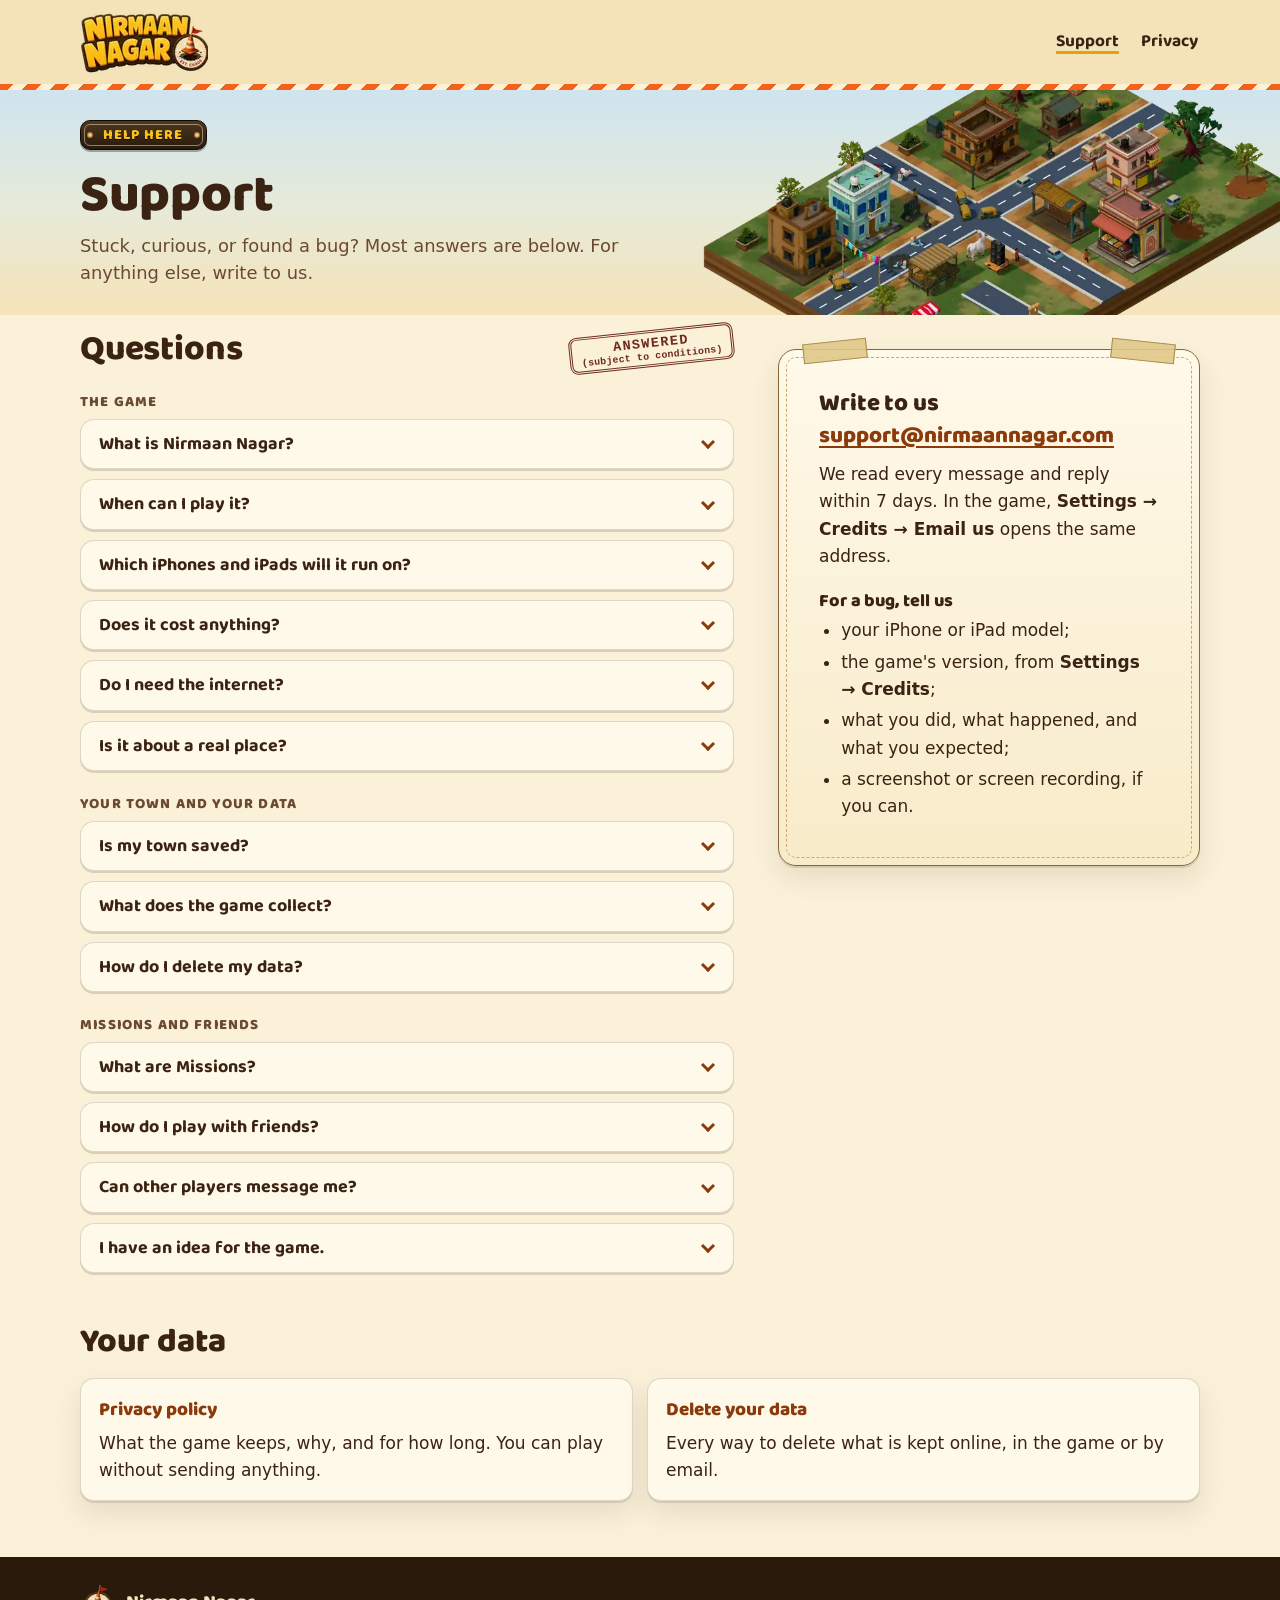
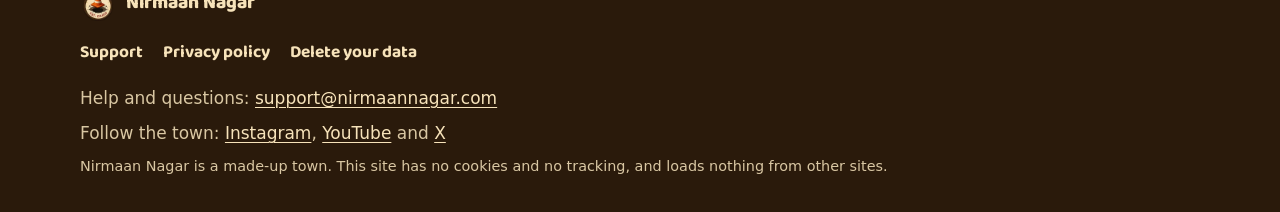
<file: support/index.html>
<!doctype html>
<html lang="en">
<head>
<meta charset="utf-8">
<meta name="viewport" content="width=device-width, initial-scale=1, viewport-fit=cover">
<meta http-equiv="Content-Security-Policy" content="default-src 'none'; style-src 'self'; font-src 'self'; img-src 'self'; base-uri 'none'; form-action 'none'">
<meta name="referrer" content="no-referrer">
<meta name="color-scheme" content="light dark">
<meta name="theme-color" content="#f4e2b8" media="(prefers-color-scheme: light)">
<meta name="theme-color" content="#21150a" media="(prefers-color-scheme: dark)">
<title>Support · Nirmaan Nagar</title>
<meta name="description" content="Answers about Nirmaan Nagar: playing offline, saving your town, Missions with friends and your data. Questions and bugs: support@nirmaannagar.com.">
<link rel="canonical" href="https://nirmaannagar.com/support/">
<meta property="og:type" content="website">
<meta property="og:site_name" content="Nirmaan Nagar">
<meta property="og:locale" content="en_IN">
<meta property="og:url" content="https://nirmaannagar.com/support/">
<meta property="og:title" content="Support · Nirmaan Nagar">
<meta property="og:description" content="Answers about Nirmaan Nagar: playing offline, saving your town, Missions with friends and your data. Questions and bugs: support@nirmaannagar.com.">
<meta property="og:image" content="https://nirmaannagar.com/assets/og-2.jpg">
<meta property="og:image:type" content="image/jpeg">
<meta property="og:image:width" content="1200">
<meta property="og:image:height" content="630">
<meta property="og:image:alt" content="Nirmaan Nagar, est. chaos: the yellow logo and “A little city, a glorious mess.” with “Beta open” and “nirmaannagar.com” on plates, beside a busy junction in the game, cows sitting among the shops and autos.">
<meta name="twitter:card" content="summary_large_image">
<meta name="twitter:title" content="Support · Nirmaan Nagar">
<meta name="twitter:description" content="Answers about Nirmaan Nagar: playing offline, saving your town, Missions with friends and your data. Questions and bugs: support@nirmaannagar.com.">
<meta name="twitter:image" content="https://nirmaannagar.com/assets/og-2.jpg">
<meta name="twitter:image:alt" content="Nirmaan Nagar, est. chaos: the yellow logo and “A little city, a glorious mess.” with “Beta open” and “nirmaannagar.com” on plates, beside a busy junction in the game, cows sitting among the shops and autos.">
<link rel="icon" href="../assets/icon-64.png" sizes="64x64" type="image/png">
<link rel="apple-touch-icon" href="../assets/apple-touch-icon.png">
<link rel="preload" href="../assets/fonts/baloo2-latin.woff2" as="font" type="font/woff2" crossorigin>
<link rel="stylesheet" href="../assets/site.css">
</head>
<body>
<a class="skip" href="#main">Skip to the page</a>
<header class="top">
<div class="bar">
<a class="brand" href="../"><img class="brand-logo" src="../assets/media/logo-bar-128.webp" srcset="../assets/media/logo-bar-128.webp 128w, ../assets/media/logo-bar-256.webp 256w, ../assets/media/logo-bar-384.webp 384w" sizes="128px" width="128" height="64" alt="Nirmaan Nagar"></a>
<nav aria-label="Site"><a href="../support/" aria-current="page">Support</a><a href="../privacy/">Privacy</a></nav>
</div>
</header>
<main id="main" class="support">
<div class="sky-band"><img class="sky-town" src="../assets/town/still-960.webp" srcset="../assets/town/still-960.webp 960w, ../assets/town/still-1280.webp 1280w, ../assets/town/still-1920.webp 1920w" sizes="(min-width: 700px) min(56vw, 620px), min(165vw, 640px)" width="960" height="635" alt="" decoding="async"><div class="sky-in">
<header class="page-head">
<p class="plate">Help here</p>
<h1>Support</h1>
<p class="lede">Stuck, curious, or found a bug? Most answers are below. For anything else, write to us.</p>
</header>
</div></div>
<div class="support-grid">
<section class="faq" aria-labelledby="faq-title">
<div class="faq-head"><h2 id="faq-title">Questions</h2><p class="stamp" aria-hidden="true">Answered<small>(subject to conditions)</small></p></div>
<h3 class="faq-group">The game</h3><details><summary>What is Nirmaan Nagar?</summary><div class="answer"><p>A city builder for iPhone, iPad and Android where the mess is the point. You build a little Indian town from roads, homes and shops, add potholes, confused signals, unfinished flyovers and very patient cows, and watch the traffic and the residents find their way round.</p></div></details><details><summary>When can I play it?</summary><div class="answer"><p>Now, as a tester: the beta is open.</p><p>On Android, now: join <a href="https://groups.google.com/g/nirmaan-nagar-beta" rel="noopener">the testers group</a> with your Google account, then open <a href="https://play.google.com/apps/testing/com.nirmaannagar.game" rel="noopener">the test page</a> on your Android phone, tap Become a tester and install the game from Google Play.</p><p>On iPhone and iPad, now: <a href="https://testflight.apple.com/join/UcZEMs74" rel="noopener">join with TestFlight</a>, Apple&#8217;s free test app.</p><p>The full release comes to the App Store and Google Play later; the links go on this site on launch day.</p></div></details><details><summary>Which iPhones and iPads will it run on?</summary><div class="answer"><p>The App Store page will list the exact models when the game launches.</p></div></details><details><summary>Does it cost anything?</summary><div class="answer"><p>There are no ads, and nothing to buy inside the game: you build with coins you earn by playing. The App Store page will show the game's price at launch.</p></div></details><details><summary>Do I need the internet?</summary><div class="answer"><p>No. Your town lives on your phone and plays offline. You need the internet only to keep your town online or to play Missions online, and both are your choice.</p></div></details><details><summary>Is it about a real place?</summary><div class="answer"><p>No. Nirmaan Nagar is a made-up town. The jokes are about potholes, paperwork and plans that never quite finish, never about real people, parties, places or religions. Nobody gets hurt: traffic waits, finds another way and carries on.</p></div></details><h3 class="faq-group">Your town and your data</h3><details><summary>Is my town saved?</summary><div class="answer"><p>Yes, on your phone, as you play.</p><p>If you are 18 or older and choose <strong>Keep my town online</strong>, it can also come back after you reinstall the game on the same phone, or on any iPhone if you tapped <strong>Keep with Apple</strong> (by itself on one signed in to the same Game Center account).</p></div></details><details><summary>What does the game collect?</summary><div class="answer"><p>Only what you agree to. Choose <strong>Only on this phone</strong>, or <strong>Under 18</strong>, and nothing about you or your town is sent. Online, a random player ID and your towns are kept with Unity, our game service. Crash reports, play statistics and online Missions are each a separate yes.</p><p>No ads, no advertising ID, no chat. The <a href="../privacy/">privacy policy</a> has the details.</p></div></details><details><summary>How do I delete my data?</summary><div class="answer"><p>In the game: <strong>Settings → Online → Delete my account</strong>.</p><p>Every other way, including by email after you have deleted the game, is on <a href="../delete/">Delete your data</a>.</p></div></details><h3 class="faq-group">Missions and friends</h3><details><summary>What are Missions?</summary><div class="answer"><p>Short team rounds that open at level 3. In <strong>Nala Safai</strong> you clean the nala and fill the truck before the inspection photo. In <strong>Khodo, Bharo, Phir Khodo</strong> you dig the trench, lay the pipe and fill it in, and then another department digs it up again.</p><p>Rounds pay coins and Chaos XP to your town, up to a daily limit.</p></div></details><details><summary>How do I play with friends?</summary><div class="answer"><p>Open a Mission, tap <strong>Play online</strong>, then <strong>Play with friends</strong>, and share the room code. Your friends tap <strong>Join with code</strong>. <strong>Quick Play</strong> finds other players instead, and bots fill any empty places.</p><p>Online play is for players 18 and over who keep their town online.</p></div></details><details><summary>Can other players message me?</summary><div class="answer"><p>No. There is no chat and nobody types a name. Everyone picks a nickname from the game's list, like Chai Captain or Pothole Pro, and speaks only in the game's fixed calls, such as “Help lift!” and “Sorry!”. You can mute, avoid or remove a player.</p></div></details><details><summary>I have an idea for the game.</summary><div class="answer"><p>Please send it to <a href="mailto:support@nirmaannagar.com">support@nirmaannagar.com</a>. Unlike the Ideas Here booth in the game, we read every one.</p></div></details>
</section>
<aside class="sheet contact-card" aria-labelledby="write-title">
<h2 id="write-title">Write to us</h2>
<p class="email"><a href="mailto:support@nirmaannagar.com">support@<wbr>nirmaannagar.com</a></p>
<p>We read every message and reply within 7 days. In the game, <strong>Settings → Credits → Email us</strong> opens the same address.</p>
<h3>For a bug, tell us</h3>
<ul>
<li>your iPhone or iPad model;</li>
<li>the game's version, from <strong>Settings → Credits</strong>;</li>
<li>what you did, what happened, and what you expected;</li>
<li>a screenshot or screen recording, if you can.</li>
</ul>
</aside>
</div>
<section class="data-links" aria-labelledby="data-title">
<h2 id="data-title">Your data</h2>
<div class="cards">
<a class="card" href="../privacy/"><span class="card-title">Privacy policy</span><span>What the game keeps, why, and for how long. You can play without sending anything.</span></a>
<a class="card" href="../delete/"><span class="card-title">Delete your data</span><span>Every way to delete what is kept online, in the game or by email.</span></a>
</div>
</section>

</main>
<footer class="foot">
<div class="foot-in">
<a class="foot-brand" href="../"><img src="../assets/badge.webp" srcset="../assets/badge.webp 96w, ../assets/badge-128.webp 128w" sizes="36px" width="96" height="96" alt=""><span>Nirmaan Nagar</span></a>
<nav class="foot-links" aria-label="More"><a href="../support/">Support</a><a href="../privacy/">Privacy policy</a><a href="../delete/">Delete your data</a></nav>
<p>Help and questions: <a href="mailto:support@nirmaannagar.com">support@nirmaannagar.com</a></p>
<p>Follow the town: <a href="https://www.instagram.com/nirmaannagar/" rel="me noopener">Instagram</a>, <a href="https://www.youtube.com/@nirmaannagar" rel="me noopener">YouTube</a> and <a href="https://x.com/nirmaannagar" rel="me noopener">X</a></p>
<p class="small">Nirmaan Nagar is a made-up town. This site has no cookies and no tracking, and loads nothing from other sites.</p>
</div>
</footer>
</body>
</html>
</file>
<file: assets/home.css>
@font-face {
font-family: "Baloo 2";
src: url("fonts/baloo2-latin.woff2") format("woff2");
font-weight: 400 800;
font-style: normal;
font-display: swap;
}
@font-face {
font-family: "Baloo fallback";
src: local("Arial Rounded MT Bold"), local("ArialRoundedMTBold"), local("Arial"), local("Roboto"), local("Helvetica");
size-adjust: 93.5%;
ascent-override: 115%;
descent-override: 56%;
line-gap-override: 0%;
}
@font-face {
font-family: "Anton";
src: url("fonts/anton-signs.woff") format("woff");
font-display: block;
}
:root { --ph-wide: linear-gradient(90deg, #76885f, #6e874d, #849c47, #7b8d3c, #8a944e, #8a9347, #77863a, #615b33) 0 0.00% / 100% 21.00% no-repeat, linear-gradient(90deg, #7e974e, #a5ab54, #97a844, #7d783c, #806549, #645748, #5d503f, #4a4340) 0 25.00% / 100% 21.00% no-repeat, linear-gradient(90deg, #8ba345, #8d9946, #817040, #828a73, #946c64, #606262, #7d644d, #868843) 0 50.00% / 100% 21.00% no-repeat, linear-gradient(90deg, #91a445, #655f3b, #7d695d, #64898c, #7d6e6a, #747e63, #788560, #7c6d45) 0 75.00% / 100% 21.00% no-repeat, linear-gradient(90deg, #839743, #8d775a, #9f775a, #545755, #6e6f45, #9c995e, #9e9268, #7e8951) 0 100.00% / 100% 21.00% no-repeat; --ph-tall: linear-gradient(90deg, #798b51, #879b48, #8b9e48, #869b45) 0 0.00% / 100% 21.00% no-repeat, linear-gradient(90deg, #90a144, #6f6b38, #81734c, #676239) 0 25.00% / 100% 21.00% no-repeat, linear-gradient(90deg, #766d3c, #8c967a, #7a615d, #615a54) 0 50.00% / 100% 21.00% no-repeat, linear-gradient(90deg, #6e625b, #6d827e, #736c5c, #7f8664) 0 75.00% / 100% 21.00% no-repeat, linear-gradient(90deg, #6a5640, #53563a, #6a743a, #857557) 0 100.00% / 100% 21.00% no-repeat; }
:root {
--table: #161e19;
--table-2: #1d2721;
--table-3: #0f1511;
--cream: #f4ecd8;
--muted: #c4bba4;
--ink: #1b1209;
--ink-2: #5a4c39;
--sun: #fcc21b;
--plate: #f5b01c;
--enamel: #1d4fa2;
--enamel-hi: #2a5fb6;
--enamel-lo: #153d80;
--text: "Baloo 2", "Baloo fallback", ui-rounded, system-ui, sans-serif;
--signs: "Anton", Impact, "Arial Narrow", sans-serif;
--gutter: 20px;
color-scheme: dark;
}
@media (min-width: 800px) { :root { --gutter: 44px; } }
*, *::before, *::after { box-sizing: border-box; }
html { -webkit-text-size-adjust: 100%; text-size-adjust: 100%; scroll-padding-top: 76px; }
body { margin: 0; background: var(--table); color: var(--cream); font-family: var(--text); font-weight: 500; line-height: 1.45; }
img { display: block; max-width: 100%; height: auto; }
picture { display: block; }
a { color: var(--cream); }
p, h1, h2, h3, figure, ul, ol { margin: 0; }
ul, ol { padding: 0; list-style: none; }
h3 { text-wrap: balance; }
[hidden] { display: none !important; }
.visually-hidden { position: absolute; width: 1px; height: 1px; margin: -1px; padding: 0; overflow: hidden; clip-path: inset(50%); white-space: nowrap; border: 0; }
.skip { position: absolute; left: 12px; top: -80px; z-index: 50; padding: 12px 16px; border-radius: 10px; background: var(--cream); color: var(--ink); font-weight: 800; }
.skip:focus { top: 12px; }
.no-js { display: none; }
html:not(.js) .no-js { display: inline; }
html:not(.js) .when-js { display: none; }
a:focus-visible, button:focus-visible, .still-box:focus-visible + .still-btn, [tabindex]:focus-visible { outline: 3px solid var(--sun); outline-offset: 3px; }
.small { font-size: .875rem; }
.btn { display: inline-flex; align-items: center; justify-content: center; min-height: 48px; padding: 0 22px; border-radius: 999px; border: 0;
font-family: inherit; font-weight: 800; font-size: 1rem; line-height: 1.1; text-align: center; text-decoration: none; cursor: pointer; }
.btn-sun { background: var(--sun); color: var(--ink); box-shadow: 0 10px 30px rgba(252, 194, 27, .2); }
.btn-line { background: transparent; color: var(--cream); border: 1px solid rgba(244, 236, 216, .45); }
.btn-l { min-height: 54px; padding: 0 30px; font-size: 1.0625rem; }
.bar { position: fixed; z-index: 20; top: 0; right: 0; padding: 12px max(14px, env(safe-area-inset-right, 0px)) 0 0; }
.bar-join { display: inline-flex; align-items: center; min-height: 44px; padding: 0 18px; border-radius: 999px; background: var(--table);
color: var(--cream); border: 1px solid rgba(244, 236, 216, .35); font-weight: 700; font-size: .9375rem; text-decoration: none; }
.join-near .bar-join { visibility: hidden; opacity: 0; }
@media (prefers-reduced-motion: no-preference) { .bar-join { transition: opacity .2s, visibility .2s; } }
.still { position: relative; display: inline-block; margin-top: 14px; }
.still-box { position: absolute; inset: 0; width: 100%; height: 100%; margin: 0; opacity: 0; cursor: pointer; }
.still-btn { display: inline-flex; align-items: center; min-height: 48px; padding: 0 16px; border-radius: 999px; border: 1px solid currentColor;
color: var(--muted); font-weight: 700; font-size: .8125rem; letter-spacing: .02em; }
.still-btn .on-pause { display: none; }
.still-box:checked + .still-btn .on-play { display: none; }
.still-box:checked + .still-btn .on-pause { display: inline; }
:root:has(.still-box:checked) *, :root:has(.still-box:checked) *::before, :root:has(.still-box:checked) *::after,
.held *, .held *::before, .held *::after { animation-play-state: paused !important; }
.hero { position: relative; overflow: hidden; }
.hero-stage { position: relative; }
.hero-town { position: relative; overflow: hidden; background: var(--table); }
.hero-town::before { content: ""; position: absolute; inset: -56px; background: var(--ph-tall); filter: blur(30px); }
.hero-town picture { position: relative; }
.hero-town img { width: 100%; height: auto; }
.hero-town::after { content: ""; position: absolute; z-index: 1; inset: 0; pointer-events: none;
background: linear-gradient(180deg, rgba(22, 30, 25, .78), rgba(22, 30, 25, .42) 25%, rgba(22, 30, 25, 0) 46%, rgba(22, 30, 25, 0) 86%, var(--table)); }
.hero-sun { position: absolute; z-index: 1; inset: 0 -70%; pointer-events: none; mix-blend-mode: soft-light;
background: linear-gradient(100deg, transparent 38%, rgba(255, 233, 180, .55) 50%, transparent 62%); transform: translateX(-30%); }
.hero-kite { position: absolute; z-index: 3; width: 30px; height: auto; right: 9%; top: 30%; transform-origin: 50% 0; }
.hero-head { position: absolute; z-index: 3; top: 62px; left: 0; right: 0; }
.hero-logo { width: min(60vw, 236px); margin: 0 auto; }
.hero-logo img { width: 100%; height: auto; filter: drop-shadow(0 8px 18px rgba(10, 14, 11, .5)); }
.hero-words { position: relative; z-index: 3; padding: 0 24px 34px; text-align: center; }
.kicker { color: var(--muted); font-weight: 600; font-size: .75rem; letter-spacing: .2em; text-transform: uppercase; }
.tagline { margin-top: 10px; font-weight: 700; font-size: 1.875rem; line-height: 1.06; letter-spacing: -.01em; }
.cta { margin-top: 22px; }
.beta-note { margin-top: 12px; color: var(--muted); font-size: .875rem; font-weight: 600; }
@media (min-width: 800px) {
.bar { padding: 16px 28px 0 0; }
.hero { height: min(100vh, 56.25vw); min-height: 520px; }
.hero-stage { position: absolute; inset: 0; display: flex; flex-direction: column; justify-content: center; align-items: flex-start;
padding: 24px 0 4vh 6%; }
.hero-town { position: absolute; inset: 0; }
.hero-town::before { background: var(--ph-wide); }
.hero-town picture { height: 100%; }
.hero-town img { height: 100%; object-fit: cover; }
.hero-town::after {
background: radial-gradient(ellipse 50% 72% at 12% 47%, rgba(22, 30, 25, .84) 0%, rgba(22, 30, 25, .62) 45%, rgba(22, 30, 25, .22) 75%, rgba(22, 30, 25, 0) 100%),
linear-gradient(180deg, rgba(22, 30, 25, 0) 80%, var(--table) 100%); }
.hero-head { position: relative; top: auto; }
.hero-logo { width: 300px; margin: 0; }
.hero-words { width: 24rem; margin-top: 14px; padding: 0; text-align: left; }
.tagline { font-size: 2.75rem; }
.hero-kite { width: 44px; right: 16%; top: 9%; }
}
.sec { padding: 64px var(--gutter); }
.sec-head { display: flex; flex-direction: column; align-items: center; max-width: 44rem; margin: 0 auto 40px; text-align: center; }
.plate { position: relative; z-index: 1; margin-bottom: -10px; padding: 6px 10px 4px; border: 2px solid var(--ink); border-radius: 4px; background: var(--plate);
color: var(--ink); font-family: var(--signs); font-weight: 400; font-size: .875rem; line-height: 1; letter-spacing: .05em; text-transform: uppercase;
box-shadow: 2px 2px 0 rgba(0, 0, 0, .35); transform: rotate(-2deg); }
.sign { position: relative; max-width: 100%; padding: 16px 32px 13px; border: 3px solid var(--cream); border-radius: 10px;
background: linear-gradient(180deg, var(--enamel-hi), var(--enamel) 46%, var(--enamel-lo)); color: var(--cream);
box-shadow: 0 0 0 2px var(--ink), 4px 5px 0 2px rgba(0, 0, 0, .42);
font-family: var(--signs); font-weight: 400; font-size: 1.5rem; line-height: 1.08; letter-spacing: .02em; text-transform: uppercase;
text-shadow: 2px 2px 0 rgba(8, 20, 52, .55); text-wrap: balance; }
.sign::before, .sign::after { content: ""; position: absolute; top: 50%; width: 8px; height: 8px; margin-top: -4px; border-radius: 50%;
background: radial-gradient(circle at 35% 35%, #fff 0 1.2px, #b9c3d6 1.8px, #6e7b93 4px); }
.sign::before { left: 10px; }
.sign::after { right: 10px; }
.sec-line { max-width: 36rem; margin-top: 18px; color: var(--muted); font-size: 1.0625rem; }
@media (min-width: 800px) {
.sec { padding: 88px var(--gutter); }
.sign { padding: 18px 44px 15px; font-size: 2rem; }
.sign::before { left: 14px; }
.sign::after { right: 14px; }
}
.photo figure, figure.photo { padding: 10px 10px 0; border-radius: 3px; background: var(--cream); color: var(--ink); box-shadow: 0 18px 40px rgba(0, 0, 0, .38); }
.photo img { width: 100%; height: auto; }
.photo figcaption { padding: 12px 4px 15px; }
.photo-kind { color: #7a6a52; font-weight: 700; font-size: .6875rem; letter-spacing: .14em; text-transform: uppercase; }
.photo-title { margin-top: 3px; font-weight: 700; font-size: 1.0625rem; line-height: 1.25; }
.photo-line { margin-top: 4px; color: var(--ink-2); font-size: .9375rem; line-height: 1.35; }
.photos { display: grid; gap: 28px; max-width: 1120px; margin: 0 auto; }
@media (min-width: 800px) {
.photos { grid-template-columns: repeat(2, minmax(0, 1fr)); gap: 40px; padding-bottom: 40px; }
.photos .photo:nth-child(2n) { transform: translateY(40px); }
}
@media (min-width: 1200px) { .photos { grid-template-columns: repeat(2, 540px); justify-content: center; } }
.boards { display: grid; grid-template-columns: repeat(2, minmax(0, 1fr)); gap: 40px 12px; max-width: 1160px; margin: 0 auto; padding-top: 16px; }
.board { display: flex; flex-direction: column; align-items: center; padding: 0 10px 14px; border-radius: 8px; background: var(--cream); color: var(--ink); text-align: center;
box-shadow: 0 12px 28px rgba(0, 0, 0, .3); }
.board-cut { width: 100%; max-width: 190px; aspect-ratio: 5 / 4; min-height: 0; overflow: hidden; margin-top: -24px; }
.board-cut picture { height: 100%; }
.board-cut img { width: 100%; height: 100%; object-fit: contain; object-position: 50% 100%; }
.board-name { margin-top: 4px; font-family: var(--signs); font-weight: 400; font-size: 1.125rem; line-height: 1.1; letter-spacing: .02em; text-transform: uppercase; }
.board-line { margin-top: 6px; color: var(--ink-2); font-size: .875rem; line-height: 1.35; }
.board-meta { margin-top: auto; padding-top: 10px; color: #7a6a52; font-weight: 700; font-size: .75rem; letter-spacing: .06em; }
@media (min-width: 800px) { .boards { grid-template-columns: repeat(3, minmax(0, 1fr)); gap: 48px 20px; } }
@media (min-width: 1100px) { .boards { grid-template-columns: repeat(6, minmax(0, 1fr)); } }
.voices { display: grid; justify-items: center; gap: 24px; max-width: 980px; margin: 0 auto; }
.voices-cow { width: min(66vw, 260px); }
.bubbles { display: grid; gap: 10px; width: 100%; max-width: 34rem; }
.bubble { position: relative; }
.bubble .say { display: block; color: var(--cream); font-weight: 700; font-size: 1.1875rem; line-height: 1.25; }
.bubble .means { display: block; margin-top: 2px; color: var(--muted); font-size: .9375rem; }
html:not(.js) .bubble { padding: 10px 14px; border-left: 3px solid rgba(252, 194, 27, .5); }
.bubble-play { display: grid; grid-template-columns: 36px minmax(0, 1fr); align-items: center; column-gap: 14px; width: 100%; min-height: 56px; padding: 10px 14px;
border: 1px solid rgba(244, 236, 216, .14); border-radius: 14px; background: rgba(244, 236, 216, .04); color: inherit; font: inherit; text-align: left; cursor: pointer; }
.bubble-play .mark { grid-row: 1 / span 2; width: 36px; height: 36px; border-radius: 50%; background: var(--sun); }
.bubble-play .mark svg { display: block; width: 36px; height: 36px; fill: var(--ink); }
.bubble-play:hover { border-color: rgba(252, 194, 27, .5); }
.speaking .bubble-play { border-color: var(--sun); background: rgba(252, 194, 27, .08); }
@media (min-width: 800px) {
.voices { grid-template-columns: 380px minmax(0, 1fr); align-items: center; gap: 48px; }
.voices-cow { width: 380px; }
}
.events { display: grid; justify-items: center; gap: 28px; max-width: 1160px; margin: 0 auto; }
.event-tall { width: min(75vw, 300px); }
.programme { display: grid; gap: 14px; width: 100%; margin-top: 8px; }
.prog { padding-top: 12px; border-top: 1px solid rgba(244, 236, 216, .16); color: var(--muted); }
.prog-name { color: var(--cream); font-weight: 700; font-size: 1.0625rem; }
.prog-name span { margin-left: 6px; color: var(--muted); font-weight: 600; font-size: .875rem; white-space: nowrap; }
.prog-on .prog-name { color: var(--sun); }
@media (min-width: 800px) {
.events { grid-template-columns: 60vw minmax(0, 1fr); align-items: start; column-gap: 32px; }
.event-wide { width: 100%; }
.event-tall { width: 100%; max-width: 380px; transform: translateY(48px); }
.programme { grid-column: 1 / -1; grid-template-columns: repeat(2, minmax(0, 1fr)); column-gap: 36px; margin-top: 56px; }
}
@media (min-width: 1200px) {
.events { grid-template-columns: 720px 380px; justify-content: center; }
.programme { grid-template-columns: repeat(4, minmax(0, 1fr)); }
}
.wall { display: grid; grid-template-columns: repeat(2, minmax(0, 1fr)); gap: 12px; max-width: 960px; margin: 0 auto; }
.print figure { padding: 8px 8px 0; border-radius: 3px; background: var(--cream); color: var(--ink); box-shadow: 0 12px 28px rgba(0, 0, 0, .35); }
.print img { width: 100%; height: auto; }
.print figcaption { padding: 8px 2px 10px; font-weight: 700; font-size: .875rem; line-height: 1.2; }
.print-by { display: block; color: #7a6a52; font-weight: 600; }
.wall-slot { display: flex; grid-column: 1 / -1; }
.slot { display: flex; flex-direction: column; justify-content: center; align-items: flex-start; gap: 10px; width: 100%; padding: 16px;
border: 2px dashed rgba(244, 236, 216, .45); border-radius: 6px; color: var(--muted); font-size: .9375rem; }
.slot-title { color: var(--cream); font-family: var(--signs); font-weight: 400; font-size: 1.375rem; line-height: 1.05; letter-spacing: .02em; text-transform: uppercase; }
.wall-note { max-width: 36rem; margin: 28px auto 0; color: var(--muted); text-align: center; }
@media (min-width: 800px) {
.wall { grid-template-columns: repeat(3, minmax(0, 1fr)); gap: 30px; }
.wall-slot { grid-column: auto; }
}
@media (min-width: 1100px) { .wall { grid-template-columns: repeat(3, 300px); justify-content: center; } }
.poke-stage { position: relative; max-width: 960px; margin: 0 auto; isolation: isolate; aspect-ratio: 960 / 635; overflow: hidden; border-radius: 6px;
background: var(--table-2); box-shadow: 0 18px 40px rgba(0, 0, 0, .4); }
.poke-stage .stage-still { position: absolute; inset: 0; margin: 0; }
.poke-stage .stage-still img { position: absolute; inset: 0; width: 100%; height: 100%; object-fit: contain; object-fit: var(--tfit, contain); transform: scale(var(--tz, 1)); }
@media (max-width: 599px) {
.poke-stage { aspect-ratio: 1 / 1; --tfit: cover; --tz: 1.06; }
}
.poke-go-line { display: flex; flex-direction: column; align-items: center; gap: 10px; margin-top: 22px; text-align: center; }
.poke-note { color: var(--muted); }
.join-cards { display: grid; gap: 16px; max-width: 760px; margin: 0 auto; }
.join-card { padding: 22px 20px; border: 1px solid rgba(244, 236, 216, .14); border-radius: 14px; background: var(--table-2); }
.join-for { margin-bottom: 14px; font-weight: 800; font-size: 1.25rem; }
.join-steps { display: grid; gap: 10px; margin-bottom: 12px; }
.join-steps .btn { width: 100%; }
.join-card .small { color: var(--muted); }
.join-small { max-width: 40rem; margin: 20px auto 0; color: var(--muted); text-align: center; }
.join-more { display: grid; justify-items: center; gap: 12px; max-width: 40rem; margin: 28px auto 0; color: var(--muted); text-align: center; }
.share-line { display: flex; flex-direction: column; align-items: center; gap: 6px; }
.share-said { min-height: 1.3em; font-weight: 700; font-size: .9375rem; }
.join-small a, .join-more a:not(.btn) { color: var(--cream); }
@media (min-width: 800px) { .join-cards { grid-template-columns: repeat(2, minmax(0, 1fr)); gap: 24px; } }
.foot { background: var(--table-3); color: var(--muted); }
.foot-in { display: grid; gap: 6px; max-width: 1120px; margin: 0 auto; padding: 40px var(--gutter) calc(40px + env(safe-area-inset-bottom, 0px)); font-size: 1rem; }
.foot a { color: var(--cream); }
.foot-brand { display: inline-flex; align-items: center; gap: 10px; justify-self: start; min-height: 48px; font-weight: 800; font-size: 1.125rem; text-decoration: none; }
.foot-brand img { width: 32px; height: 32px; }
.foot-links { display: flex; flex-wrap: wrap; gap: 0 22px; }
.foot-links a, .follow a { display: inline-flex; align-items: center; min-height: 48px; }
.follow a { justify-content: center; min-width: 44px; }
.follow { display: flex; flex-wrap: wrap; gap: 0 22px; }
.follow-label { margin-top: 8px; }
@media (prefers-reduced-motion: no-preference) {
.hero-sun { animation: sweep 16s ease-in-out infinite alternate; }
.hero-kite { animation: kite 5.5s ease-in-out infinite alternate; }
}
@media (prefers-reduced-motion: reduce) { .still { display: none; } }
@keyframes sweep { from { transform: translateX(-30%); } to { transform: translateX(30%); } }
@keyframes kite { 0% { transform: translate(0, 0) rotate(-7deg); } 50% { transform: translate(-10px, 6px) rotate(3deg); } 100% { transform: translate(-4px, -8px) rotate(8deg); } }
</file>
<file: assets/site.css>
@font-face {
font-family: "Baloo 2";
src: url("fonts/baloo2-latin.woff2") format("woff2");
font-weight: 400 800;
font-style: normal;
font-display: swap;
}
:root {
--paper: #fbf1d8;
--paper-2: #f4e2b8;
--sheet: #fff9ea;
--sheet-2: #f8ebc9;
--ink: #3b2314;
--ink-2: #6b4a33;
--link: #8a3a0b;
--line: rgba(59, 35, 20, .16);
--frame: #86653a;
--dash: #c9a96e;
--tape: rgba(226, 201, 138, .9);
--tape-edge: #a88a4e;
--stamp: #6f2a1f;
--focus: #2a1a0b;
--hero: #f7e3ba;
--ray: rgba(232, 161, 14, .16);
--foot: #2a1a0b;
--foot-ink: #f7e3ba;
--foot-ink-2: #d9c7a3;
--shadow: 0 2px 0 rgba(42, 26, 11, .12), 0 12px 28px rgba(42, 26, 11, .1);
--sun: #fcc21b;
--sun-hi: #ffd95a;
--sun-lo: #e8a10e;
--sun-lip: #a86a06;
--sun-edge: #6b4205;
--bark: #2a1a0b;
--bark-2: #4b3823;
--parchment: #f7e3ba;
--chai: #3b2314;
--cream: #fff4d9;
--brass-hi: #fff3c4;
--brass: #e0b85a;
--brass-lo: #8c6224;
--bubble-hi: #fffdf6;
--bubble: #fff0cc;
--bubble-edge: #86653a;
--cone: #f4611a;
--cone-cream: #fff1d6;
--stone-hi: #ffffff;
--stone: #e6dcc8;
--stone-edge: #5a4a36;
--stone-foot: #8e7f66;
--cap-hi: #ffe07a;
--cap: #f2a516;
--display: "Baloo 2", ui-rounded, "Arial Rounded MT Bold", system-ui, sans-serif;
--body: ui-rounded, -apple-system, BlinkMacSystemFont, system-ui, "Segoe UI", Roboto, "Noto Sans", sans-serif;
--mono: ui-monospace, "SF Mono", Menlo, Consolas, monospace;
--measure: 40rem;
--wide: 72rem;
--gutter-l: max(16px, env(safe-area-inset-left, 0px));
--gutter-r: max(16px, env(safe-area-inset-right, 0px));
color-scheme: light;
}
@media (prefers-color-scheme: dark) {
:root:not([data-theme="light"]) {
--paper: #1a1108;
--paper-2: #21150a;
--sheet: #2a1b0e;
--sheet-2: #22160b;
--ink: #f7e6be;
--ink-2: #d6c3a0;
--link: #fcc21b;
--line: rgba(247, 230, 190, .16);
--frame: #6b4a33;
--dash: rgba(214, 198, 168, .38);
--tape: rgba(226, 201, 138, .5);
--tape-edge: rgba(168, 138, 78, .8);
--stamp: #ff9e8a;
--focus: #fcc21b;
--hero: #24170b;
--ray: rgba(252, 194, 27, .09);
--foot: #120b05;
--shadow: 0 2px 0 rgba(0, 0, 0, .35), 0 12px 28px rgba(0, 0, 0, .3);
color-scheme: dark;
}
}
:root[data-theme="dark"] {
--paper: #1a1108;
--paper-2: #21150a;
--sheet: #2a1b0e;
--sheet-2: #22160b;
--ink: #f7e6be;
--ink-2: #d6c3a0;
--link: #fcc21b;
--line: rgba(247, 230, 190, .16);
--frame: #6b4a33;
--dash: rgba(214, 198, 168, .38);
--tape: rgba(226, 201, 138, .5);
--tape-edge: rgba(168, 138, 78, .8);
--stamp: #ff9e8a;
--focus: #fcc21b;
--hero: #24170b;
--ray: rgba(252, 194, 27, .09);
--foot: #120b05;
--shadow: 0 2px 0 rgba(0, 0, 0, .35), 0 12px 28px rgba(0, 0, 0, .3);
color-scheme: dark;
}
*, *::before, *::after { box-sizing: border-box; }
html { -webkit-text-size-adjust: 100%; text-size-adjust: 100%; }
body {
margin: 0;
background: var(--paper);
color: var(--ink);
font-family: var(--body);
font-size: 1.0625rem;
line-height: 1.6;
overflow-wrap: break-word;
min-height: 100vh;
display: flex;
flex-direction: column;
}
main { flex: 1 0 auto; width: 100%; }
img { max-width: 100%; height: auto; }
[hidden] { display: none !important; }
.visually-hidden { position: absolute; width: 1px; height: 1px; margin: -1px; padding: 0; overflow: hidden; clip-path: inset(50%); white-space: nowrap; border: 0; }
a { color: var(--link); text-decoration-thickness: .08em; text-underline-offset: .18em; }
a:hover { text-decoration-color: var(--sun); }
a:focus-visible, summary:focus-visible, button:focus-visible { outline: 3px solid var(--focus); outline-offset: 2px; border-radius: 6px; }
h1, h2, h3 { font-family: var(--display); font-weight: 800; line-height: 1.15; letter-spacing: -.005em; text-wrap: balance; }
p, ul, ol { margin: 0 0 .9em; }
ul, ol { padding-left: 1.3em; }
li { margin: .25em 0; }
li > ul, li > ol { margin: .3em 0 .2em; }
strong { font-weight: 700; }
code { font-family: var(--mono); font-size: .88em; }
.small { font-size: .9rem; }
.wrap { max-width: var(--wide); margin: 0 auto; padding-left: var(--gutter-l); padding-right: var(--gutter-r); }
.skip {
position: absolute; left: 16px; top: -60px; z-index: 3;
background: var(--sheet); color: var(--ink); padding: 8px 12px; border-radius: 8px; box-shadow: var(--shadow);
}
.skip:focus { top: 12px; }
.top { position: relative; z-index: 5; background: var(--paper-2); }
.top::after {
content: ""; display: block; height: 6px;
background: repeating-linear-gradient(-45deg, var(--cone) 0 10px, var(--cone-cream) 10px 20px);
}
.bar {
max-width: var(--wide); margin: 0 auto; padding: 8px var(--gutter-r) 8px var(--gutter-l);
display: flex; flex-wrap: wrap; align-items: center; justify-content: space-between; gap: 4px 20px;
}
.brand { display: flex; align-items: center; gap: 8px; padding: 2px 0; text-decoration: none; }
.brand-badge { display: block; width: auto; height: 44px; }
.brand-word { display: block; width: auto; height: 30px; }
nav { display: flex; flex-wrap: wrap; gap: 0 18px; font-family: var(--display); font-weight: 700; font-size: 1.08rem; }
nav a { color: var(--ink); text-decoration: none; padding: 10px 2px; }
nav a:hover, nav a[aria-current="page"] { text-decoration: underline; text-decoration-color: var(--sun-lo); text-decoration-thickness: 3px; text-underline-offset: .3em; }
@media (max-width: 479px) {
.bar { gap: 2px 12px; }
.brand { gap: 6px; }
.brand-badge { height: 36px; }
.brand-word { height: 22px; }
nav { gap: 0 14px; font-size: 1rem; }
}
.plate {
display: inline-block; margin: 0; padding: .42em 1.55em .36em;
border: 1.5px solid #120b05; border-radius: 10px;
outline: 1.5px solid rgba(247, 227, 186, .5); outline-offset: -5.5px;
background:
radial-gradient(circle at 9px 50%, var(--brass-hi) 0, var(--brass) 1.4px, var(--brass-lo) 2.9px, transparent 3.3px),
radial-gradient(circle at calc(100% - 9px) 50%, var(--brass-hi) 0, var(--brass) 1.4px, var(--brass-lo) 2.9px, transparent 3.3px),
linear-gradient(var(--bark-2), var(--bark));
box-shadow: 0 2px 0 rgba(0, 0, 0, .3);
color: var(--sun); text-shadow: 0 1px 0 #000;
font-family: var(--display); font-weight: 800; font-size: .9rem; line-height: 1.15; letter-spacing: .07em; text-transform: uppercase;
}
.button {
display: inline-block; padding: .55em 1.35em .5em; cursor: pointer;
background: linear-gradient(var(--sun-hi), var(--sun) 50%, var(--sun-lo));
border: 1.5px solid var(--sun-edge); border-radius: 14px;
box-shadow: 0 5px 0 var(--sun-lip), 0 9px 18px rgba(42, 26, 11, .18);
color: var(--bark); text-decoration: none;
font-family: var(--display); font-weight: 800; font-size: 1.08rem; line-height: 1.2;
}
.button:hover { text-decoration: none; filter: brightness(1.04); }
.button:active { transform: translateY(3px); box-shadow: 0 2px 0 var(--sun-lip); }
:root {
--tx0: 37%; --tx1: -10%; --ty0: 4%; --ty1: 1%; --tz: 1.05; --tfit: contain; --glow-x: 66%; --glow-y: 56%;
--sky: linear-gradient(180deg, #cfe4ee 0%, #e6ead9 52%, #f6e3b9 100%);
--sky-dusk: linear-gradient(180deg, #33365e 0%, #6f4f78 48%, #d48a63 100%);
--card: rgba(255, 249, 234, .96);
}
@media (prefers-color-scheme: dark) {
:root:not([data-theme="light"]) {
--sky: linear-gradient(180deg, #24313f 0%, #364350 48%, #5c4f3f 100%);
--sky-dusk: radial-gradient(52% 58% at var(--glow-x) var(--glow-y), rgba(255, 150, 80, .22), rgba(255, 150, 80, 0) 72%),
linear-gradient(180deg, #0d1020 0%, #1d1426 58%, #2a170e 100%);
--card: rgba(42, 27, 14, .96);
}
}
:root[data-theme="dark"] {
--sky: linear-gradient(180deg, #24313f 0%, #364350 48%, #5c4f3f 100%);
--sky-dusk: radial-gradient(52% 58% at var(--glow-x) var(--glow-y), rgba(255, 150, 80, .22), rgba(255, 150, 80, 0) 72%),
linear-gradient(180deg, #0d1020 0%, #1d1426 58%, #2a170e 100%);
--card: rgba(42, 27, 14, .96);
}
.stage {
position: relative; isolation: isolate; overflow: hidden; background: var(--sky);
min-height: max(600px, calc(100svh - 66px));
}
.stage-still { position: absolute; margin: 0; left: var(--tx0); right: var(--tx1); top: var(--ty0); bottom: var(--ty1); transition: opacity .8s ease; }
.stage-still img { position: absolute; inset: 0; display: block; width: 100%; height: 100%; object-fit: contain; object-fit: var(--tfit, contain); transform: scale(var(--tz, 1)); }
.town-canvas { position: absolute; inset: 0; width: 100%; height: 100%; display: block; opacity: 0; transition: opacity .8s ease; }
.town-live .town-canvas { opacity: 1; }
.town-live .stage-still { opacity: 0; visibility: hidden; transition: opacity .8s ease, visibility 0s linear .8s; }
.stage-copy { position: relative; z-index: 2; max-width: var(--wide); margin: 0 auto; padding: clamp(28px, 7vh, 72px) var(--gutter-r) 28px var(--gutter-l); pointer-events: none; }
.stage-copy > * { max-width: 27rem; pointer-events: auto; }
.logo { position: relative; margin: 0 0 6px; max-width: 26rem; }
.logo img { display: block; width: 100%; height: auto; filter: drop-shadow(0 6px 0 rgba(42, 26, 11, .16)); transform-origin: 45% 70%; }
.tagline { font-family: var(--display); font-weight: 800; font-size: clamp(1.6rem, 3vw, 2.3rem); line-height: 1.1; margin: .2em 0 .3em; text-wrap: balance; }
.lede { font-size: 1.12rem; line-height: 1.55; margin: 0 0 1.2em; color: var(--ink); }
.what { display: none; }
.stage-cta { display: flex; flex-wrap: wrap; align-items: center; gap: 10px 14px; margin: 0 0 1em; }
.soon-for { font-family: var(--display); font-weight: 700; font-size: 1rem; color: var(--ink-2); }
.stage-hint { display: inline-flex; align-items: center; gap: .5em; margin: 0; font-family: var(--display); font-weight: 700; font-size: .98rem; color: var(--ink-2); }
.stage-hint.soon[hidden] { display: inline-flex !important; visibility: hidden; }
.stage-hint::before { content: ""; width: 14px; height: 14px; border-radius: 50%; background: var(--sun); box-shadow: 0 0 0 2px var(--bark); }
@media (max-width: 899px) {
:root { --tfit: cover; --tz: 1.06; --glow-x: 50%; --glow-y: 72%; }
.stage { display: flex; flex-direction: column; min-height: 0; }
.stage-still { position: relative; inset: auto; flex: none; aspect-ratio: 5 / 4; margin: 0 0 10px; }
.stage-copy { padding-top: 22px; }
.stage-copy > * { max-width: min(100%, 24rem); }
.logo { max-width: min(78%, 17rem); }
.stage .lede { display: none; }
.stage .what { display: block; margin: 0 0 .8em; font-size: 1.06rem; line-height: 1.4; text-wrap: balance; }
}
@media (max-width: 599px) { .stage-still { aspect-ratio: 1 / 1; } }
@media (min-width: 900px) and (max-height: 520px) { .logo { max-width: 16rem; } .stage-copy > * { max-width: 22rem; } }
.town-layer { position: absolute; inset: 0; z-index: 1; pointer-events: none; }
.town-spot {
position: absolute; left: var(--x); top: var(--y); width: 48px; height: 48px; margin: -24px 0 0 -24px; padding: 0;
border: 0; border-radius: 50%; background: none; cursor: pointer; pointer-events: auto;
}
.town-spot-ring {
position: absolute; inset: 13px; border-radius: 50%; background: rgba(255, 249, 234, .9); border: 2.5px solid var(--bark);
box-shadow: 0 2px 0 rgba(42, 26, 11, .3);
}
.town-spot-ring::after {
content: ""; position: absolute; inset: -10px; border-radius: 50%; opacity: 0;
border: 2px solid rgba(255, 249, 234, .95); box-shadow: 0 0 12px 2px rgba(252, 194, 27, .55);
}
.town-spot:hover .town-spot-ring, .town-spot:focus-visible .town-spot-ring { background: var(--sun); }
.town-spot:active .town-spot-ring { transform: scale(.82); background: var(--sun-lo); box-shadow: none; }
.town-spot::after {
content: attr(aria-label); position: absolute; left: 50%; bottom: calc(100% - 2px); transform: translateX(-50%); pointer-events: none;
padding: .22em .7em .18em; white-space: nowrap; border-radius: 9px; opacity: 0; transition: opacity .15s ease;
background: var(--bark); color: var(--sun); font-family: var(--display); font-weight: 700; font-size: .86rem; line-height: 1.2;
}
.town-spot:hover::after, .town-spot:focus-visible::after { opacity: 1; }
.town-bubble {
position: absolute; left: var(--x); top: var(--y); transform: translate(-50%, -100%); z-index: 2; pointer-events: none;
padding: .3em .9em .25em; white-space: nowrap;
background: linear-gradient(var(--bubble-hi), var(--bubble)); color: var(--chai);
border: 1.5px solid var(--bubble-edge); border-radius: 14px; box-shadow: 0 3px 0 rgba(59, 35, 20, .2);
font-family: var(--display); font-weight: 700; font-size: 1.02rem; line-height: 1.2;
}
.town-sound {
position: absolute; z-index: 3; right: var(--gutter-r); bottom: 14px; width: 44px; height: 44px; display: grid; place-items: center;
border-radius: 50%; border: 1.5px solid var(--bark); background: rgba(255, 249, 234, .92); color: var(--bark); cursor: pointer;
}
.town-sound svg { width: 22px; height: 22px; }
.town-sound[data-state="off"] .wave { display: none; }
.town-sound[data-state="on"] .cross { display: none; }
nav .bar-cta {
margin-left: 6px; padding: 7px 14px 6px; border-radius: 12px; text-decoration: none; color: var(--bark);
background: linear-gradient(var(--sun-hi), var(--sun) 50%, var(--sun-lo)); border: 1.5px solid var(--sun-edge); box-shadow: 0 3px 0 var(--sun-lip);
}
nav .bar-cta:hover { text-decoration: none; filter: brightness(1.04); }
.launch-bar { display: none; }
@media (max-width: 759px) {
nav .bar-cta { display: none; }
.launch-bar:not([hidden]) {
display: flex; position: fixed; z-index: 5; left: 0; right: 0; bottom: 0; align-items: center; justify-content: center; gap: 12px;
padding: 10px var(--gutter-r) calc(10px + env(safe-area-inset-bottom, 0px)) var(--gutter-l);
background: rgba(42, 26, 11, .94); color: var(--parchment); box-shadow: 0 -4px 18px rgba(0, 0, 0, .2);
}
.launch-bar .button { font-size: 1rem; padding: .45em 1.1em .4em; }
}
.story { position: relative; --side-x0: 44; --side-x1: 99; --side-y0: 9; --side-y1: 94; --side-fit: contain; --card-at: center; }
.backdrop { display: none; }
.chapter {
max-width: var(--wide); margin: 0 auto; padding: clamp(48px, 7vw, 76px) var(--gutter-r) 0 var(--gutter-l);
display: grid; gap: 22px 48px; align-items: center;
}
.chapter > * { min-width: 0; }
.chapter h2 { font-size: clamp(1.8rem, 4.6vw, 2.5rem); margin: .45em 0 .3em; }
.chapter-card > p:last-child { margin-bottom: 0; }
.chapter-art { margin: 0; }
.chapter .deck { grid-auto-flow: column; grid-template-columns: none; grid-auto-columns: minmax(168px, 46%); overflow-x: auto; }
.pothole-live { display: none; }
.acts { display: flex; flex-wrap: wrap; gap: 12px; margin: 1em 0 .4em; }
.button-quiet { background: linear-gradient(var(--bubble-hi), var(--bubble)); border-color: var(--bubble-edge); box-shadow: 0 5px 0 var(--frame), 0 9px 18px rgba(42, 26, 11, .14); color: var(--chai); }
.button-quiet:active { box-shadow: 0 2px 0 var(--frame); }
@media (min-width: 900px) {
.chapter:not(.chapter-wide):not(.chapter-launch) { grid-template-columns: minmax(0, 1fr) minmax(0, 1.15fr); }
.chapter-wide .chapter-card { max-width: var(--wide); }
.story:not(.town-live) #events .chapter-card { grid-column: 1 / -1; display: grid; grid-template-columns: inherit; grid-template-rows: auto auto auto 1fr; gap: 0 48px; }
.story:not(.town-live) #events .picker { grid-area: 1 / 2 / -1; }
.story:not(.town-live) #events .plate { justify-self: start; }
}
.chapter-launch { margin-top: clamp(48px, 7vw, 76px); padding-top: 0; max-width: none; background: var(--paper-2); }
.chapter-launch::before, .chapter-launch::after {
content: ""; display: block; height: 10px; background: repeating-linear-gradient(-45deg, var(--cone) 0 12px, var(--cone-cream) 12px 24px);
}
.chapter-launch .chapter-card { max-width: var(--wide); width: 100%; margin: 0 auto; padding: 30px var(--gutter-r) 32px var(--gutter-l); }
.chapter-launch h2 { font-size: clamp(1.7rem, 5vw, 2.4rem); margin: 0 0 .25em; }
.chapter-launch p { margin: 0 0 .5em; }
.loop .frame { position: relative; overflow: hidden; aspect-ratio: 16 / 9; border-radius: 14px; border: 2px solid var(--bark); box-shadow: var(--shadow); background: var(--paper-2); }
.loop .frame img, .loop-video { display: block; width: 100%; height: 100%; object-fit: cover; }
.loop-video { position: absolute; inset: 0; opacity: 0; transition: opacity .4s ease; }
.loop .frame.moving .loop-video { opacity: 1; }
.loop figcaption { margin-top: 6px; color: var(--ink-2); font-family: var(--display); font-weight: 700; font-size: .95rem; }
.loop-toggle {
position: absolute; right: 10px; bottom: 10px; width: 44px; height: 44px; padding: 0; cursor: pointer;
border-radius: 50%; border: 1.5px solid var(--bark); background: rgba(255, 249, 234, .92);
}
.loop-toggle::before, .loop-toggle::after { content: ""; position: absolute; top: 14px; width: 5px; height: 16px; border-radius: 2px; background: var(--bark); }
.loop-toggle::before { left: 15px; }
.loop-toggle::after { right: 15px; }
.loop-toggle[data-state="paused"]::before { left: 17px; width: 0; height: 0; border-radius: 0; background: none; border-style: solid; border-width: 8px 0 8px 13px; border-color: transparent transparent transparent var(--bark); }
.loop-toggle[data-state="paused"]::after { display: none; }
.town-live .backdrop {
display: block; position: fixed; z-index: 0; left: 0; right: 0; top: 0; height: 100lvh; overflow: hidden; background: var(--sky);
}
.town-live .backdrop::after { content: ""; position: absolute; inset: 0; background: var(--sky-dusk); opacity: var(--dusk, 0); pointer-events: none; }
.town-live.story-ended .backdrop { position: absolute; top: auto; bottom: 0; }
.town-live .backdrop .town-canvas { z-index: 1; }
.town-live .backdrop .town-layer { z-index: 2; }
.town-live .stage { background: none; z-index: 1; }
.town-live .chapter {
position: relative; z-index: 1; display: flex; align-items: center; min-height: 140svh; padding-top: 0; pointer-events: none;
}
.town-live .chapter-card {
pointer-events: auto; width: min(100%, 30rem); padding: 22px 24px 24px;
background: var(--card); border: 1.5px solid var(--line); border-radius: 18px; box-shadow: var(--shadow);
}
.town-live .chapter-wide .chapter-card { width: min(100%, 38rem); }
.town-live .chapter-art { display: none; }
.town-live .picker-meme { display: block; }
.town-live .picker-meme .panels { max-width: 23rem; margin: 6px auto 0; }
.town-live .pothole-live { display: flex; flex-wrap: wrap; align-items: center; gap: 12px 16px; }
.level-now { font-family: var(--display); font-weight: 800; font-size: 1.15rem; }
.town-live .chapter-launch { background: none; margin-top: 0; max-width: var(--wide); }
.town-live .chapter-launch::before, .town-live .chapter-launch::after { display: none; }
.town-live .chapter-launch .chapter-card { margin: 0; width: min(100%, 34rem); padding: 26px 26px 24px; border-top: 10px solid var(--cone); }
.story-sentinel { height: 1px; }
.town-live > .town-sound {
position: fixed; right: max(16px, env(safe-area-inset-right, 0px)); bottom: calc(16px + env(safe-area-inset-bottom, 0px)); z-index: 4;
}
.town-live.story-ended > .town-sound { display: none; }
.bar-on .town-live > .town-sound { bottom: calc(80px + env(safe-area-inset-bottom, 0px)); }
.bar-on body { padding-bottom: calc(68px + env(safe-area-inset-bottom, 0px)); }
@media (max-width: 899px), (orientation: portrait) and (max-width: 1199px) {
.story { --side-x0: 0; --side-x1: 100; --side-y0: 6; --side-y1: 47; --side-fit: contain; --card-at: .49; }
.town-live .chapter { display: block; min-height: 0; padding-top: 52svh; padding-bottom: 38svh; }
.town-live .chapter-card, .town-live .chapter-wide .chapter-card, .town-live .chapter-launch .chapter-card { width: 100%; max-width: 40rem; }
}
.town-banner {
position: absolute; left: var(--x); top: var(--y); z-index: 3; transform: translate(-50%, -50%); pointer-events: none;
padding: .45em 1.3em .35em; white-space: nowrap;
background: linear-gradient(#3a76d8, #1f4aa8); color: #fff;
border: 2.5px solid #f2cf6a; border-radius: 12px; box-shadow: 0 4px 0 #14306e, 0 10px 24px rgba(0, 0, 0, .25);
font-family: var(--display); font-weight: 800; font-size: clamp(1rem, 2.4vw, 1.35rem); letter-spacing: .06em; text-transform: uppercase;
text-shadow: 0 2px 0 rgba(0, 0, 0, .3);
}
.voices-title { margin: 1.4em 0 12px; color: var(--ink-2); font-size: 1.12rem; letter-spacing: .02em; }
.voices-title .hint { display: block; margin-top: 2px; font-family: var(--body); font-weight: 600; font-size: .9rem; letter-spacing: 0; }
.bubbles { list-style: none; margin: 0 0 1.2em; padding: 0; display: flex; flex-wrap: wrap; gap: 14px 12px; }
.bubble {
position: relative; display: inline-flex; align-items: center; gap: .45em; margin: 0;
padding: .32em .95em .28em .75em;
background: linear-gradient(var(--bubble-hi), var(--bubble)); color: var(--chai);
border: 1.5px solid var(--bubble-edge); border-radius: 14px; box-shadow: 0 2px 0 rgba(59, 35, 20, .16);
font-family: var(--display); font-weight: 700; font-size: 1rem; line-height: 1.2; white-space: nowrap;
}
.bubble::after {
content: ""; position: absolute; left: 20px; bottom: -6px; width: 10px; height: 10px;
background: var(--bubble); border-right: 1.5px solid var(--bubble-edge); border-bottom: 1.5px solid var(--bubble-edge);
transform: rotate(45deg);
}
.bubble svg { width: 1.1em; height: 1.1em; flex: none; }
.icons { position: absolute; width: 0; height: 0; overflow: hidden; }
.bubble-play {
display: inline-flex; align-items: center; gap: .45em; margin: -.32em -.95em -.28em -.75em; padding: .32em .95em .28em .75em;
border: 0; border-radius: 12px; background: transparent; color: inherit; font: inherit; cursor: pointer;
}
.bubble-play::after {
content: ""; width: .45em; height: .75em; margin-left: .1em; border: 2.5px solid currentColor; border-left: 0;
border-radius: 0 60% 60% 0; opacity: .55;
}
.bubble.speaking { border-color: var(--sun-edge); box-shadow: 0 0 0 3px var(--sun), 0 2px 0 rgba(59, 35, 20, .16); }
.bubble:nth-child(even) { transform: translateY(5px); }
@media (max-width: 559px) {
.bubbles { gap: 12px 10px; }
.bubble { font-size: .95rem; }
.bubble:nth-child(even) { transform: none; }
.bubble:nth-child(n+5) { display: none; }
}
.shot { margin: 0; min-width: 0; }
.shot img { display: block; width: 100%; height: auto; border-radius: 14px; border: 2px solid var(--bark); box-shadow: var(--shadow); }
.shot figcaption { margin-top: 6px; color: var(--ink-2); font-family: var(--display); font-weight: 700; font-size: .95rem; }
.duo { display: grid; gap: 18px; min-width: 0; margin-top: 18px; }
.deck {
list-style: none; margin: 4px 0 0; padding: 4px 2px 12px; display: grid; grid-auto-flow: column; grid-auto-columns: minmax(196px, 1fr);
gap: 16px; overflow-x: auto; scroll-snap-type: x mandatory; overscroll-behavior-x: contain;
}
.card { position: relative; margin: 0; min-width: 0; scroll-snap-align: start; }
.card-in { position: relative; height: 100%; }
.face {
display: flex; flex-direction: column; gap: 6px; padding: 12px 14px 14px;
background: var(--sheet); border: 1.5px solid var(--line); border-radius: 16px; box-shadow: var(--shadow);
}
.front img { display: block; width: 100%; height: auto; aspect-ratio: 5 / 4; object-fit: contain; }
.card-name { font-family: var(--display); font-weight: 800; font-size: 1.1rem; line-height: 1.2; color: var(--ink); }
.card-desc { font-size: .95rem; line-height: 1.45; color: var(--ink-2); }
.card-meta { margin-top: auto; font-family: var(--display); font-weight: 700; font-size: .78rem; letter-spacing: .05em; text-transform: uppercase; color: var(--stamp); }
.face.back { margin-top: 8px; }
.card:not(.turnable) .back .card-name { display: none; }
.turnable { perspective: 1100px; }
.turnable .card-in { display: grid; transform-style: preserve-3d; transition: transform .55s cubic-bezier(.2, .8, .2, 1); }
.turnable .face { grid-area: 1 / 1; margin: 0; -webkit-backface-visibility: hidden; backface-visibility: hidden; }
.turnable .back { justify-content: center; transform: rotateY(180deg); background: linear-gradient(var(--bark-2), var(--bark)); border-color: #120b05; }
.turnable .back .card-name { color: var(--sun); }
.turnable .back .card-desc { color: var(--parchment); }
.turnable .back .card-meta { color: var(--sun-hi); }
.turnable.turned .card-in { transform: rotateY(180deg); }
.card-turn { position: absolute; inset: 0; padding: 0; border: 0; border-radius: 16px; background: transparent; cursor: pointer; }
@media (min-width: 760px) {
.deck { grid-auto-flow: row; grid-template-columns: repeat(4, minmax(0, 1fr)); overflow: visible; }
}
.grow { margin: 0; min-width: 0; }
.grow-steps { list-style: none; margin: 0; padding: 0; display: grid; grid-template-columns: repeat(2, minmax(0, 1fr)); gap: 10px; }
.grow-step { margin: 0; }
.grow-step img { display: block; width: 100%; height: auto; border-radius: 12px; border: 2px solid var(--bark); }
.grow-name { display: block; margin-top: 4px; font-family: var(--display); font-weight: 700; font-size: .9rem; color: var(--ink-2); }
.stepper .grow-steps { grid-template-columns: minmax(0, 1fr); }
.stepper .grow-step { grid-area: 1 / 1; opacity: 0; visibility: hidden; transition: opacity .35s ease, visibility .35s; }
.stepper .grow-step.on { opacity: 1; visibility: visible; }
.stepper .grow-name { display: none; }
.stepper .grow-step img { border-width: 3px; border-radius: 16px; box-shadow: var(--shadow); }
.grow-bar { display: flex; flex-wrap: wrap; align-items: center; justify-content: space-between; gap: 10px 16px; margin-top: 16px; }
.grow-status { margin: 0; font-family: var(--display); font-weight: 800; font-size: 1.15rem; }
.print {
position: relative; margin: 0; padding: 8px 8px 7px; background: var(--sheet);
border: 1px solid var(--line); border-radius: 6px; box-shadow: var(--shadow); transform: rotate(-1.2deg);
}
.print::before {
content: ""; position: absolute; top: -10px; left: 31%; width: 38%; height: 18px;
background: var(--tape); border: 1px solid var(--tape-edge); transform: rotate(-3deg);
}
.print img { display: block; width: 100%; height: auto; border-radius: 3px; }
.print figcaption {
margin-top: 6px; text-align: center; color: var(--ink-2);
font-family: var(--display); font-weight: 800; font-size: .8rem; letter-spacing: .07em; text-transform: uppercase;
}
.meme-actions { display: flex; justify-content: center; gap: 10px; margin: 8px 0 2px; }
.meme-share, .meme-save {
display: inline-flex; align-items: center; min-height: 40px; padding: .3em 1.1em .25em; cursor: pointer; text-decoration: none;
background: linear-gradient(var(--bubble-hi), var(--bubble)); color: var(--chai);
border: 1.5px solid var(--bubble-edge); border-radius: 10px; box-shadow: 0 2px 0 rgba(59, 35, 20, .2);
font-family: var(--display); font-weight: 800; font-size: .92rem; line-height: 1.2;
}
.meme-share { background: linear-gradient(var(--sun-hi), var(--sun) 50%, var(--sun-lo)); border-color: var(--sun-edge); }
.meme-save:hover, .meme-share:hover { filter: brightness(1.04); }
.picker { position: relative; min-width: 0; }
.pick { position: absolute; width: 1px; height: 1px; margin: 0; opacity: 0; pointer-events: none; }
.chips { display: flex; flex-wrap: wrap; gap: 8px; margin: 0 0 16px; }
.chips label {
cursor: pointer; user-select: none; -webkit-user-select: none; padding: .36em .9em .3em;
background: linear-gradient(var(--bubble-hi), var(--bubble)); color: var(--chai);
border: 1.5px solid var(--bubble-edge); border-radius: 10px; box-shadow: 0 2px 0 rgba(59, 35, 20, .2);
font-family: var(--display); font-weight: 800; font-size: .8rem; line-height: 1.2; letter-spacing: .06em; text-transform: uppercase;
}
.chips label:hover { border-color: var(--sun-edge); }
@media (pointer: coarse) { .chips label { display: inline-flex; align-items: center; min-height: 40px; } }
.panel { display: none; margin: 0; }
.pick:nth-of-type(1):checked ~ .panels .panel:nth-of-type(1),
.pick:nth-of-type(2):checked ~ .panels .panel:nth-of-type(2),
.pick:nth-of-type(3):checked ~ .panels .panel:nth-of-type(3),
.pick:nth-of-type(4):checked ~ .panels .panel:nth-of-type(4),
.pick:nth-of-type(5):checked ~ .panels .panel:nth-of-type(5),
.pick:nth-of-type(6):checked ~ .panels .panel:nth-of-type(6),
.pick:nth-of-type(7):checked ~ .panels .panel:nth-of-type(7),
.pick:nth-of-type(8):checked ~ .panels .panel:nth-of-type(8) { display: block; }
.pick:nth-of-type(1):checked ~ .chips label:nth-of-type(1),
.pick:nth-of-type(2):checked ~ .chips label:nth-of-type(2),
.pick:nth-of-type(3):checked ~ .chips label:nth-of-type(3),
.pick:nth-of-type(4):checked ~ .chips label:nth-of-type(4),
.pick:nth-of-type(5):checked ~ .chips label:nth-of-type(5),
.pick:nth-of-type(6):checked ~ .chips label:nth-of-type(6),
.pick:nth-of-type(7):checked ~ .chips label:nth-of-type(7),
.pick:nth-of-type(8):checked ~ .chips label:nth-of-type(8) {
background: linear-gradient(var(--sun-hi), var(--sun) 50%, var(--sun-lo)); border-color: var(--sun-edge); box-shadow: 0 3px 0 var(--sun-lip);
}
.pick:nth-of-type(1):focus-visible ~ .chips label:nth-of-type(1),
.pick:nth-of-type(2):focus-visible ~ .chips label:nth-of-type(2),
.pick:nth-of-type(3):focus-visible ~ .chips label:nth-of-type(3),
.pick:nth-of-type(4):focus-visible ~ .chips label:nth-of-type(4),
.pick:nth-of-type(5):focus-visible ~ .chips label:nth-of-type(5),
.pick:nth-of-type(6):focus-visible ~ .chips label:nth-of-type(6),
.pick:nth-of-type(7):focus-visible ~ .chips label:nth-of-type(7),
.pick:nth-of-type(8):focus-visible ~ .chips label:nth-of-type(8) { outline: 3px solid var(--focus); outline-offset: 2px; }
.picker-event .panel img { display: block; width: 100%; height: auto; border-radius: 14px; border: 2px solid var(--bark); box-shadow: var(--shadow); background: var(--paper-2); }
.picker-event figcaption { margin-top: 10px; color: var(--ink-2); font-size: .98rem; line-height: 1.5; }
.picker-event figcaption strong { color: var(--ink); font-family: var(--display); font-weight: 800; font-size: 1.08rem; }
.level { display: inline-block; margin: 0 .3em; padding: 0 .5em; border-radius: 999px; background: var(--paper-2); border: 1px solid var(--line); font-size: .82rem; font-weight: 700; color: var(--ink-2); }
.picker-meme .panels { max-width: 27rem; margin: 6px auto 0; padding: 0 6px; }
@media (min-width: 760px) {
.picker-meme { display: grid; grid-template-columns: minmax(0, 1fr) minmax(0, 27rem); gap: 0 48px; align-items: start; }
.picker-meme .chips { align-content: flex-start; margin-top: 8px; }
.picker-meme .chips label { font-size: .9rem; padding: .5em 1.05em .42em; }
.picker-meme .panels { margin: 8px 0 0; }
}
.chapter-launch .chapter-card { display: flex; flex-wrap: wrap; align-items: center; gap: 20px 30px; }
.launch-words { flex: 1 1 18rem; min-width: 0; }
.launch-words h2 { margin-top: 0; }
.launch-words .small { color: var(--ink-2); }
.beta-steps { list-style: none; margin: .2em 0 .9em; padding: 0; display: grid; gap: 12px; }
.beta-steps li { display: flex; flex-wrap: wrap; align-items: center; gap: 8px 10px; }
.beta-steps .small { flex-basis: 100%; margin: 0; }
.launch-art { justify-self: center; width: min(100%, 48rem); margin-bottom: 32px; }
.milestone {
position: relative; flex: none; width: 7.4rem; margin: 0; padding: 3.15rem .4rem .75rem; overflow: hidden;
background: linear-gradient(var(--stone-hi), var(--stone)); color: var(--chai);
border: 2.5px solid var(--stone-edge); border-radius: 3.7rem 3.7rem .8rem .8rem;
box-shadow: 0 5px 0 var(--stone-foot);
font-family: var(--display); text-align: center;
}
.milestone::before {
content: ""; position: absolute; left: 0; right: 0; top: 0; height: 2.7rem;
background: linear-gradient(var(--cap-hi), var(--cap)); border-bottom: 2.5px solid var(--stone-edge);
}
.ms-cap { position: absolute; left: 0; right: 0; top: .95rem; font-weight: 800; font-size: 1rem; line-height: 1; }
.ms-place { display: block; font-weight: 800; font-size: 1rem; line-height: 1.05; text-transform: uppercase; }
.ms-km { display: block; font-weight: 700; font-size: 1rem; line-height: 1.3; }
.contact { padding: 44px 0 60px; }
.contact h2 { font-size: clamp(1.6rem, 4.5vw, 2.1rem); margin: 0 0 .25em; }
.contact p { margin: 0 0 1.1em; }
.sky-band { position: relative; overflow: hidden; background: var(--sky); min-height: 210px; }
.sky-town { position: absolute; right: max(-4%, calc(50% - 42rem)); bottom: -46%; width: min(56%, 620px); height: auto; pointer-events: none; }
.sky-in { position: relative; max-width: var(--wide); margin: 0 auto; }
.sky-in > .page-head { margin: 0; max-width: calc(34rem + 32px); }
.sky-in > .plate, .sky-in > h1, .sky-in > .lede { max-width: 34rem; }
.notfound .sky-in { padding: 44px var(--gutter-r) 64px var(--gutter-l); }
.sky-thin { min-height: 150px; }
.sky-thin .sky-town { bottom: -70%; }
.doc .sky-thin { margin: -30px calc(-1 * var(--gutter-r)) 0 calc(-1 * var(--gutter-l)); }
.doc .sky-thin + .sheet { margin-top: -84px; }
@media (max-width: 699px) {
.sky-band { display: flex; flex-direction: column; min-height: 0; }
.sky-in { order: 1; width: 100%; }
.sky-town { order: 2; position: relative; right: auto; bottom: auto; width: min(150%, 640px); max-width: none; margin: -6px 0 -46% -25%; }
.sky-thin .sky-town { margin: 0 0 -58% -25%; }
.doc .sky-thin + .sheet { margin-top: -36px; }
}
.page-head { max-width: var(--wide); margin: 0 auto; padding: 30px var(--gutter-r) 6px var(--gutter-l); }
.page-head h1 { font-size: clamp(2.3rem, 8vw, 3.3rem); margin: .3em 0 .1em; }
.page-head .lede { color: var(--ink-2); }
.support-grid {
max-width: var(--wide); margin: 0 auto; padding: 14px var(--gutter-r) 10px var(--gutter-l);
display: grid; gap: 30px; align-items: start;
}
.support-grid > * { min-width: 0; }
@media (min-width: 900px) {
.support-grid { grid-template-columns: minmax(0, 1.55fr) minmax(0, 1fr); gap: 44px; }
.contact-card { position: sticky; top: 20px; }
}
.sheet {
position: relative; padding: clamp(22px, 4vw, 40px);
background: linear-gradient(var(--sheet), var(--sheet-2));
border: 1.5px solid var(--frame); border-radius: 18px; box-shadow: var(--shadow);
outline: 1.3px dashed var(--dash); outline-offset: -9px;
}
.sheet::before, .sheet::after {
content: ""; position: absolute; top: -9px; width: 64px; height: 20px;
background: var(--tape); border: 1px solid var(--tape-edge);
}
.sheet::before { left: 24px; transform: rotate(-6deg); }
.sheet::after { right: 24px; transform: rotate(6deg); }
.contact-card h2 { font-size: 1.5rem; margin: 0 0 .2em; }
.contact-card h3 { font-size: 1.12rem; margin: 1.2em 0 .3em; }
.contact-card ul { margin-bottom: 0; }
.email { font-family: var(--display); font-weight: 800; font-size: clamp(1.15rem, 4.6vw, 1.4rem); line-height: 1.25; margin: 0 0 .5em; }
.faq-head { display: flex; flex-wrap: wrap; align-items: center; justify-content: space-between; gap: 6px 16px; }
.faq h2 { font-size: clamp(1.7rem, 5vw, 2.2rem); margin: 0; }
.stamp {
margin: 0; padding: .2em .65em .12em; transform: rotate(-6deg);
border: 3px double var(--stamp); border-radius: 8px; color: var(--stamp);
font-family: var(--mono); font-weight: 700; font-size: .85rem; line-height: 1.15; letter-spacing: .1em; text-transform: uppercase; text-align: center;
}
.stamp small { display: block; font-size: .62rem; letter-spacing: .02em; text-transform: none; }
.faq-group { margin: 1.7em 0 .55em; color: var(--ink-2); font-size: .92rem; letter-spacing: .08em; text-transform: uppercase; }
details {
margin: 0 0 10px; background: var(--sheet);
border: 1.5px solid var(--line); border-radius: 14px; box-shadow: 0 2px 0 var(--line);
}
summary {
position: relative; cursor: pointer; list-style: none; padding: 13px 50px 12px 18px;
font-family: var(--display); font-weight: 700; font-size: 1.12rem; line-height: 1.3;
}
summary::-webkit-details-marker { display: none; }
summary::after {
content: ""; position: absolute; right: 20px; top: 50%; width: 10px; height: 10px;
border-right: 3px solid var(--link); border-bottom: 3px solid var(--link); transform: translateY(-70%) rotate(45deg);
}
details[open] summary::after { transform: translateY(-25%) rotate(-135deg); }
.answer { padding: 0 18px 14px; }
.answer p:last-child { margin-bottom: 0; }
.data-links { max-width: var(--wide); margin: 0 auto; padding: 30px var(--gutter-r) 56px var(--gutter-l); }
.data-links h2 { font-size: clamp(1.6rem, 4.5vw, 2.1rem); margin: 0 0 .5em; }
.cards { display: grid; grid-template-columns: repeat(auto-fit, minmax(15rem, 1fr)); gap: 14px; }
.cards .card {
display: flex; flex-direction: column; gap: 4px; padding: 16px 18px;
background: var(--sheet); color: var(--ink); text-decoration: none;
border: 1.5px solid var(--line); border-radius: 14px; box-shadow: var(--shadow);
}
.cards .card:hover { border-color: var(--sun-lo); }
.cards .card:focus-visible { outline: 3px solid var(--focus); outline-offset: 2px; }
.card-title { font-family: var(--display); font-weight: 800; font-size: 1.18rem; color: var(--link); }
.doc { max-width: 50rem; margin: 0 auto; padding: 30px var(--gutter-r) 56px var(--gutter-l); }
.doc .sheet > h1 { font-size: clamp(1.9rem, 6vw, 2.5rem); margin: .1em 0 .2em; }
.doc h2 { font-size: 1.4rem; margin: 1.9em 0 .5em; padding-bottom: .12em; border-bottom: 3px solid var(--sun); display: inline-block; }
.doc h3 { font-size: 1.15rem; margin: 1.5em 0 .4em; }
.updated { color: var(--ink-2); font-size: .95rem; }
@media (max-width: 559px) {
.doc { padding: 22px 0 40px; }
.doc .sheet { border-left: 0; border-right: 0; border-radius: 0; outline: none; padding-left: var(--gutter-l); padding-right: var(--gutter-r); }
}
mark.fill { background: var(--sun-hi); color: var(--chai); padding: 0 .2em; border-radius: 4px; font-weight: 700; }
.table { margin: 0 0 1.2em; }
table { width: 100%; border-collapse: collapse; background: var(--sheet); border-radius: 12px; overflow: hidden; box-shadow: 0 0 0 1.5px var(--line); font-size: .97rem; }
th, td { text-align: left; vertical-align: top; padding: 10px 12px; border-bottom: 1px solid var(--line); }
th { font-family: var(--display); font-weight: 800; background: var(--paper-2); }
tr:last-child td { border-bottom: 0; }
@media (max-width: 640px) {
table.stack, table.stack tbody, table.stack tr, table.stack td { display: block; width: 100%; }
table.stack { background: none; box-shadow: none; overflow: visible; }
table.stack thead { position: absolute; width: 1px; height: 1px; overflow: hidden; clip: rect(0 0 0 0); white-space: nowrap; }
table.stack tr { background: var(--sheet); border-radius: 12px; box-shadow: 0 0 0 1.5px var(--line); margin: 0 0 12px; padding: 4px 0; }
table.stack td { border-bottom: 0; padding: 6px 14px; }
table.stack td::before { content: attr(data-label); display: block; color: var(--ink-2); font-family: var(--display); font-weight: 800; font-size: .78rem; text-transform: uppercase; letter-spacing: .05em; }
}
.notfound { width: 100%; }
.notfound h1 { font-size: clamp(2rem, 7vw, 2.8rem); margin: .4em 0 .3em; }
.foot { background: var(--foot); color: var(--foot-ink-2); }
.foot-in {
max-width: var(--wide); margin: 0 auto;
padding: 28px var(--gutter-r) calc(34px + env(safe-area-inset-bottom, 0px)) var(--gutter-l);
display: grid; gap: 8px;
}
.foot a { color: var(--foot-ink); }
.foot a:focus-visible { outline-color: var(--sun); }
.foot p { margin: 0; }
.foot-brand { display: inline-flex; align-items: center; gap: 10px; width: max-content; text-decoration: none; font-family: var(--display); font-weight: 800; font-size: 1.2rem; }
.foot-brand img { display: block; width: 36px; height: 36px; }
.foot-links { display: flex; flex-wrap: wrap; gap: 0 20px; margin: 4px 0; font-family: var(--display); font-weight: 700; }
.foot-links a { padding: 6px 0; }
@media (prefers-reduced-motion: no-preference) {
.town-spot-ring::after { animation: spot-pulse 2.2s ease-out infinite; }
.town-bubble { animation: bubble-in .25s cubic-bezier(.2, .9, .3, 1.3); }
.logo img { animation: logo-pop .95s cubic-bezier(.18, .89, .32, 1.28) .1s both; }
.js .reveal { transform: translateY(26px); transition: transform .8s cubic-bezier(.2, .8, .2, 1); }
.js .reveal.shown { transform: none; }
.cards .card, .print, .button, .chips label { transition: transform .15s ease, filter .15s ease, border-color .15s ease; }
.cards .card:hover { transform: translateY(-2px); }
.print:hover { transform: rotate(0deg) scale(1.02); }
.chips label:active { transform: translateY(2px); }
summary::after { transition: transform .15s ease; }
.panel { animation: panel-in .28s ease; }
.print.panel { animation-name: print-in; }
.shot img { transition: transform .25s ease; }
.shot:hover img { transform: scale(1.015); }
.bubble { transition: transform .15s ease, box-shadow .15s ease; }
.bubble.speaking { animation: speak .5s ease-in-out infinite alternate; }
.popped .grow-step.on img { animation: grow-pop .5s cubic-bezier(.2, .9, .3, 1.4); }
}
@media (prefers-reduced-motion: reduce) {
.turnable .card-in { transition: none; }
.stepper .grow-step { transition: none; }
}
@media (prefers-reduced-motion: reduce) and (min-width: 900px) {
.stage-still { left: max(37%, 29rem, 50% - 6rem); right: 0; }
.stage-still img {
inset: auto; top: 50%; left: 50%; width: auto; height: auto; max-width: min(92%, 50rem); max-height: 92%;
transform: translate(-50%, -50%); border: 2px solid var(--bark); border-radius: 18px; box-shadow: var(--shadow);
}
}
@media (prefers-reduced-motion: reduce) and (max-width: 899px) {
.stage-still { aspect-ratio: auto; margin: 0 var(--gutter-r) 12px var(--gutter-l); }
.stage-still img { position: static; height: auto; transform: none; border: 2px solid var(--bark); border-radius: 16px; }
}
@keyframes spot-pulse { 0% { opacity: .9; transform: scale(.55); } 100% { opacity: 0; transform: scale(1.35); } }
@keyframes bubble-in { from { opacity: 0; transform: translate(-50%, -80%) scale(.85); } }
@keyframes logo-pop {
0% { transform: translateY(-30px) scale(.7) rotate(-6deg); }
60% { transform: translateY(6px) scale(1.06) rotate(2deg); }
80% { transform: translateY(-2px) scale(.98) rotate(-1deg); }
100% { transform: none; }
}
@keyframes panel-in { from { opacity: 0; transform: translateY(8px); } }
@keyframes print-in { from { opacity: 0; } }
@keyframes speak { to { transform: translateY(-3px) scale(1.04); } }
@keyframes grow-pop { 0% { transform: scale(.9); } 100% { transform: none; } }
</file>
